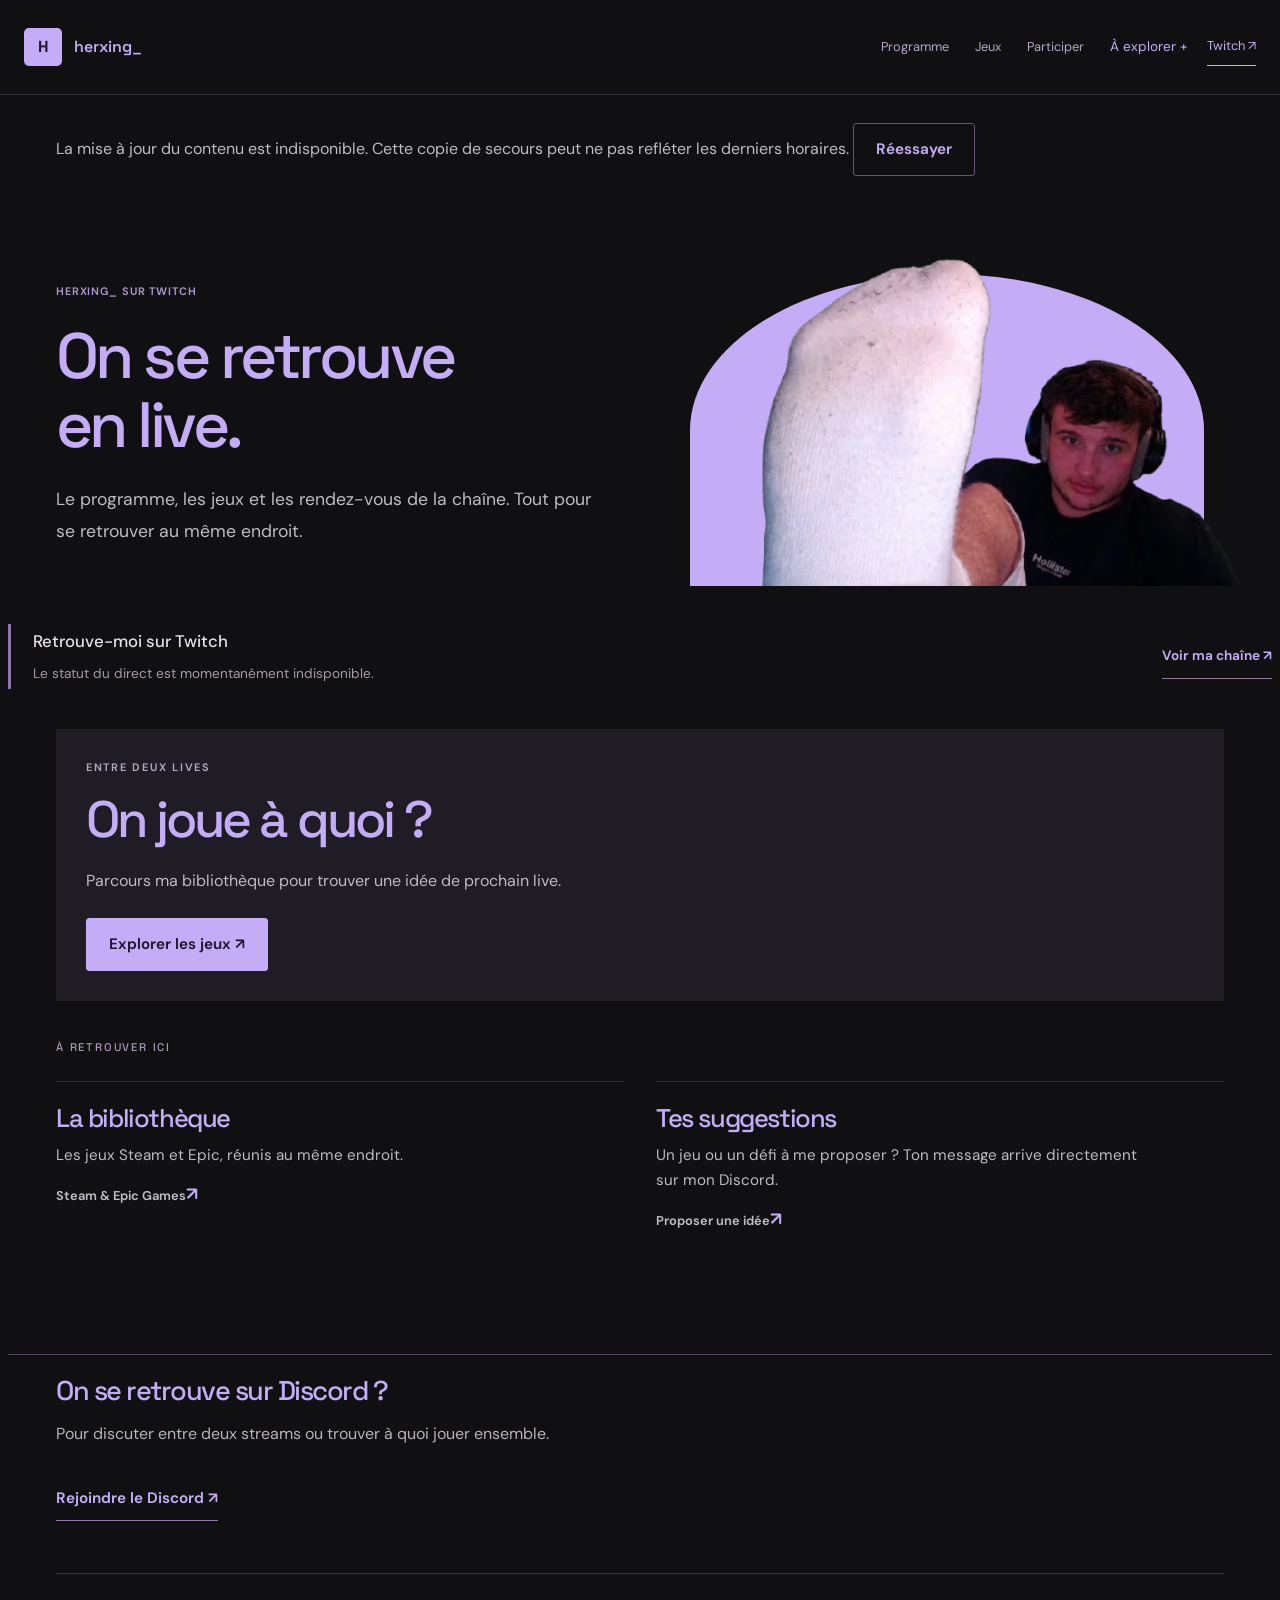
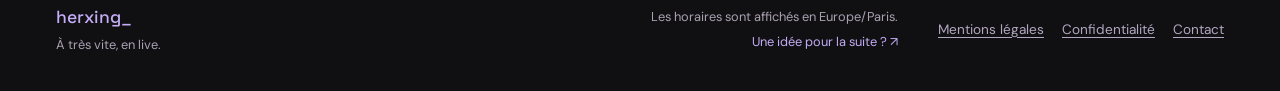
<file: index.html>
<!DOCTYPE html>
<html lang="fr" data-page="accueil" data-root="./">
<head>
<meta charset="UTF-8">
<meta name="referrer" content="no-referrer">
<meta name="viewport" content="width=device-width, initial-scale=1">
<meta name="description" content="Le programme de mes lives, mes jeux, les votes et les références partagées avec la communauté.">
<meta name="theme-color" content="#111113">
<title>Accueil — herxing_</title>
<link rel="icon" type="image/svg+xml" href="./favicon.svg">
<link rel="stylesheet" href="./css/style.css">
<script defer src="./public/contenu.js">
</script>
<script defer src="./config.js">
</script>
<script defer src="./js/validation.js">
</script>
<script defer src="./js/calendar.js"></script>
<script defer src="./js/community.js"></script>
<script defer src="./js/discovery.js"></script><script defer src="./js/site.js">
</script>
<script defer src="./js/navigation.js"></script>
<link rel="stylesheet" href="./css/editorial.css">
<link rel="canonical" href="https://herxing.fr/">
<meta property="og:type" content="website">
<meta property="og:locale" content="fr_FR">
<meta property="og:site_name" content="herxing_">
<meta property="og:title" content="Accueil — herxing_">
<meta property="og:description" content="Le programme de mes lives, mes jeux, les votes et les références partagées avec la communauté.">
<meta property="og:url" content="https://herxing.fr/">
<meta property="og:image" content="https://herxing.fr/images/partage/accueil-v4.png">
<meta property="og:image:width" content="1200"><meta property="og:image:height" content="630"><meta property="og:image:alt" content="Accueil — herxing_ — aperçu noir et lavande.">
<meta name="twitter:card" content="summary_large_image">
</head>
<body>
<a class="skip" href="#contenu">Aller au contenu</a>
<header class="header">
<a class="brand" href="./" aria-label="herxing_, accueil">
<span class="brand-mark" aria-hidden="true">H
</span>herxing_<span class="brand-tag">LE POINT DE RENDEZ-VOUS</span>
</a>
<nav aria-label="Navigation principale">
<a href="./" aria-current="page">Accueil</a>
<a href="./calendrier/">Calendrier</a>
<a href="./jeux/">Jeux</a>
<a href="./evenements/">Événements</a>
<a href="./informations/">Informations</a>
<a href="./suggestions/">Suggestions</a><a href="./reperes/">C’était quoi déjà ?</a><a href="./progression/">On en est où ?</a>
<a href="./recherche/">Recherche</a></nav>
<a class="twitch-link" href="https://www.twitch.tv/herxing_" target="_blank" rel="noopener noreferrer">Twitch <span aria-hidden="true">↗</span>
</a>
</header>
<main id="contenu" tabindex="-1">
<noscript>
<p class="shell">Active JavaScript pour afficher les rendez-vous, les jeux et envoyer des suggestions.</p>
</noscript>
<section class="hero shell">
<div class="hero-copy">
<p class="eyebrow">HERXING_ SUR TWITCH</p>
<h1>Le bègue de Twitch.</h1>
<p class="lead">Je bégaie, je joue mal, mais je suis là.</p>
<div class="actions">
<a class="button primary" href="./calendrier/">Voir le programme <span aria-hidden="true">↗</span>
</a>
<a class="text-link" href="https://www.twitch.tv/herxing_" target="_blank" rel="noopener noreferrer">Rejoindre la chaîne ↗</a>
</div>

</div>
<div class="hero-scene">


<img class="hero-person" src="./images/herxing-chaussette.webp" alt="Herxing avec son casque, une chaussette tendue vers la caméra au premier plan." width="660" height="378" fetchpriority="high">

</div>
</section>
<section class="home-rendezvous shell" aria-label="Les prochains rendez-vous et la communauté">
<aside class="next-card">
<div class="card-top">
<span class="eyebrow">LE PROCHAIN RENDEZ-VOUS</span>

</div>
<div id="next-stream">
</div>
<div id="next-empty" class="next-empty">

<h2>Prochain live à annoncer.</h2>
<p>Je mettrai la date et le jeu ici dès que ce sera fixé.</p>
</div>
<a class="card-bottom" href="./calendrier/">Tout le calendrier <span aria-hidden="true">↗</span>
</a>
</aside>
<aside class="home-discord">

<h2>On se retrouve sur Discord ?</h2>
<p>Pour discuter entre deux streams ou trouver à quoi jouer ensemble.</p>
<a class="button primary" href="https://discord.gg/GYgPJBF5gM" target="_blank" rel="noopener noreferrer">Rejoindre le Discord ↗</a>
</aside>
</section>
<section class="explore shell">
<div class="section-heading">
<div>

<h2>À retrouver ici</h2>
</div>

</div>
<div class="portal-grid">
<a class="portal" href="./reperes/"><h3>C’était quoi déjà ?</h3><p>Les liens, les playlists et les infos dont je parle en live.</p><span class="portal-footer">Retrouver une référence</span></a>
<a class="portal" href="./progression/"><h3>On en est où ?</h3><p>Ma progression dans les jeux et les objectifs pour la suite.</p><span class="portal-footer">Suivre mes parties</span></a>
<a class="portal" href="./jeux/">

<h3>La bibliothèque</h3>
<p>Les jeux Steam et Epic, réunis au même endroit.</p>
<span class="portal-footer">Steam &amp; Epic Games</span>
</a>
<a class="portal" href="./evenements/">

<h3>Les événements</h3>
<p>Les annonces et les événements prévus sur la chaîne.</p>
<span class="portal-footer">Voir les événements</span>
</a>
<a class="portal purple-portal" href="./suggestions/">

<h3>Tes suggestions</h3>
<p>Un jeu ou un défi à me proposer ? Ton message arrive directement sur mon Discord.</p>
<span class="portal-footer">Proposer une idée</span>
</a>
</div>
</section>
</main>
<footer class="footer">
<a class="footer-brand" href="./">herxing_<span>À très vite, en live.</span>
</a>
<div>
<span>Les horaires sont affichés en Europe/Paris.</span>
<a href="./suggestions/">Une idée pour la suite ? <span aria-hidden="true">↗</span>
</a>
</div>
<nav class="legal-links" aria-label="Informations légales"><a href="./mentions-legales/">Mentions légales</a><a href="./confidentialite/">Confidentialité</a><a href="mailto:herxingapp@gmail.com">Contact</a></nav>
<span class="footer-note">Fait pour se retrouver.</span>
</footer>
</body>
</html>
</file>
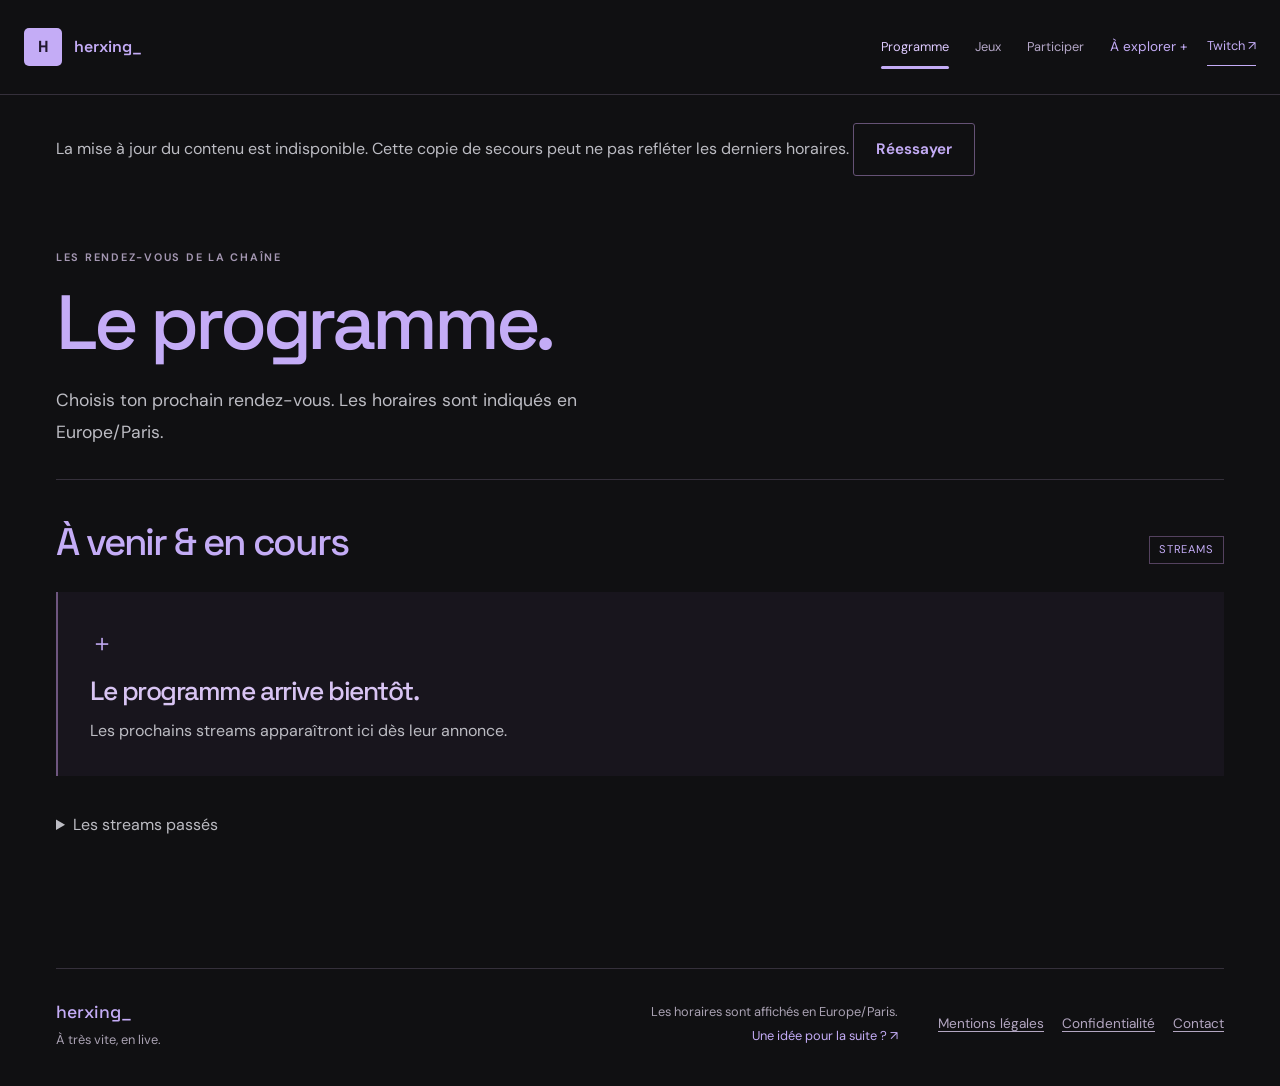
<file: calendrier/index.html>
<!DOCTYPE html>
<html lang="fr" data-page="calendrier" data-root="../">
<head>
<meta charset="UTF-8">
<meta name="referrer" content="no-referrer">
<meta name="viewport" content="width=device-width, initial-scale=1">
<meta name="description" content="Retrouve mes prochains lives et ajoute les rendez-vous à ton agenda.">
<meta name="theme-color" content="#111113">
<title>Calendrier — herxing_</title>
<link rel="icon" type="image/svg+xml" href="../favicon.svg">
<link rel="stylesheet" href="../css/style.css">
<script defer src="../public/contenu.js">
</script>
<script defer src="../config.js">
</script>
<script defer src="../js/validation.js">
</script>
<script defer src="../js/calendar.js"></script>
<script defer src="../js/discovery.js"></script><script defer src="../js/site.js">
</script>
<script defer src="../js/navigation.js"></script>
<link rel="stylesheet" href="../css/editorial.css">
<link rel="canonical" href="https://herxing.fr/calendrier/">
<meta property="og:type" content="website">
<meta property="og:locale" content="fr_FR">
<meta property="og:site_name" content="herxing_">
<meta property="og:title" content="Calendrier — herxing_">
<meta property="og:description" content="Retrouve mes prochains lives et ajoute les rendez-vous à ton agenda.">
<meta property="og:url" content="https://herxing.fr/calendrier/">
<meta property="og:image" content="https://herxing.fr/images/partage/calendrier-v3.png">
<meta property="og:image:width" content="1200"><meta property="og:image:height" content="630"><meta property="og:image:alt" content="Calendrier — herxing_ — aperçu noir et lavande.">
<meta name="twitter:card" content="summary_large_image">
</head>
<body>
<a class="skip" href="#contenu">Aller au contenu</a>
<header class="header">
<a class="brand" href="../" aria-label="herxing_, accueil">
<span class="brand-mark" aria-hidden="true">H
</span>herxing_<span class="brand-tag">LE POINT DE RENDEZ-VOUS</span>
</a>
<nav aria-label="Navigation principale">
<a href="../">Accueil</a>
<a href="../calendrier/" aria-current="page">Calendrier</a>
<a href="../jeux/">Jeux</a>
<a href="../evenements/">Événements</a>
<a href="../informations/">Informations</a>
<a href="../suggestions/">Suggestions</a><a href="../reperes/">C’était quoi déjà ?</a><a href="../progression/">On en est où ?</a>
<a href="../recherche/">Recherche</a></nav>
<a class="twitch-link" href="https://www.twitch.tv/herxing_" target="_blank" rel="noopener noreferrer">Twitch <span aria-hidden="true">↗</span>
</a>
</header>
<main id="contenu" tabindex="-1">
<noscript>
<p class="shell">Active JavaScript pour afficher les rendez-vous, les jeux et envoyer des suggestions.</p>
</noscript>
<div class="shell page">
<header class="page-heading">
<p class="eyebrow">LES RENDEZ-VOUS DE LA CHAÎNE</p>
<h1>Le programme<span class="accent">.</span>
</h1>
<p class="lead">Choisis ton prochain rendez-vous. Les horaires sont indiqués en Europe/Paris.</p>
</header>
<div class="section-heading">
<h2>À venir & en cours</h2>
<span class="badge">STREAMS</span>
</div>
<section id="upcoming" aria-label="Streams à venir">
</section>
<div id="schedule-empty" class="empty-state">
<span class="empty-symbol" aria-hidden="true">＋</span>
<h2>Le programme arrive bientôt.</h2>
<p>Les prochains streams apparaîtront ici dès leur annonce.</p>
</div>
<details class="past-section" id="past-wrap" hidden>
<summary>Les streams passés</summary>
<div id="past">
</div>
</details>
</div>
</main>
<footer class="footer">
<a class="footer-brand" href="../">herxing_<span>À très vite, en live.</span>
</a>
<div>
<span>Les horaires sont affichés en Europe/Paris.</span>
<a href="../suggestions/">Une idée pour la suite ? <span aria-hidden="true">↗</span>
</a>
</div>
<nav class="legal-links" aria-label="Informations légales"><a href="../mentions-legales/">Mentions légales</a><a href="../confidentialite/">Confidentialité</a><a href="mailto:herxingapp@gmail.com">Contact</a></nav>
<span class="footer-note">Fait pour se retrouver.</span>
</footer>
</body>
</html>
</file>
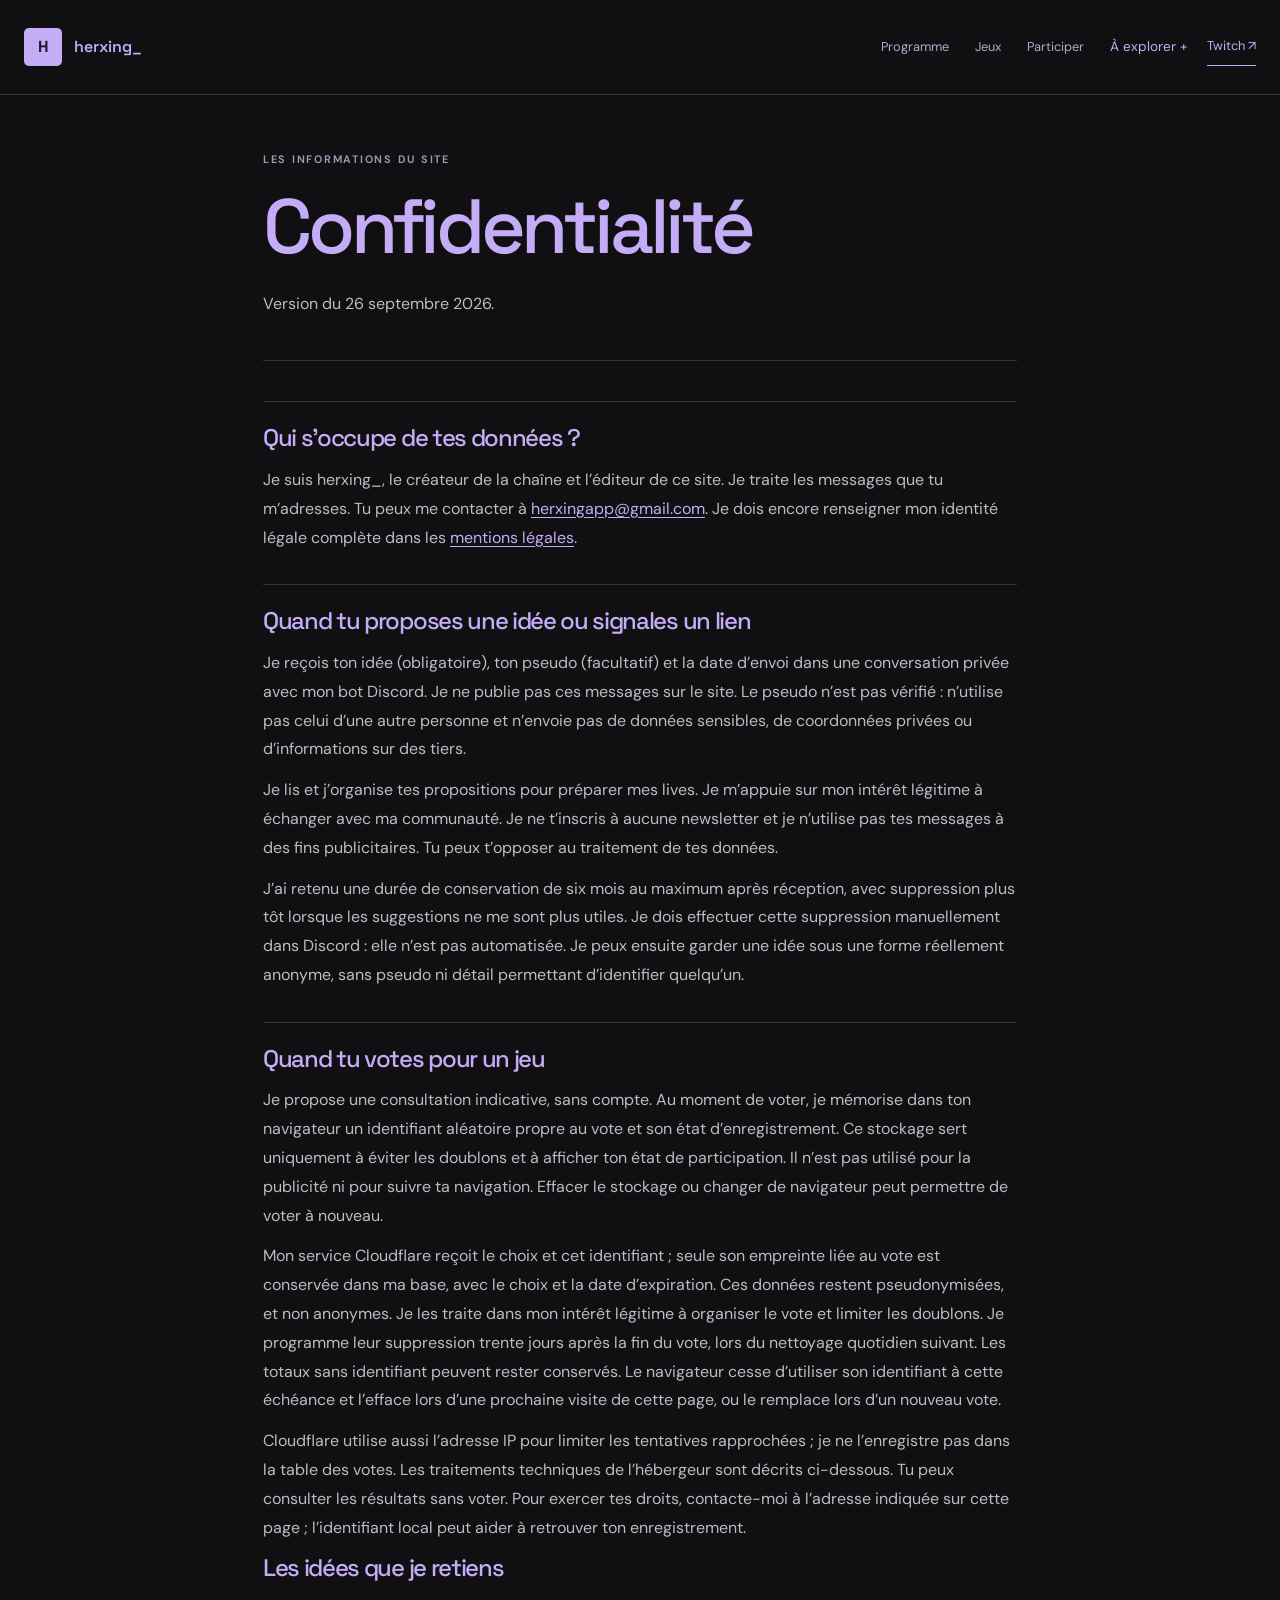
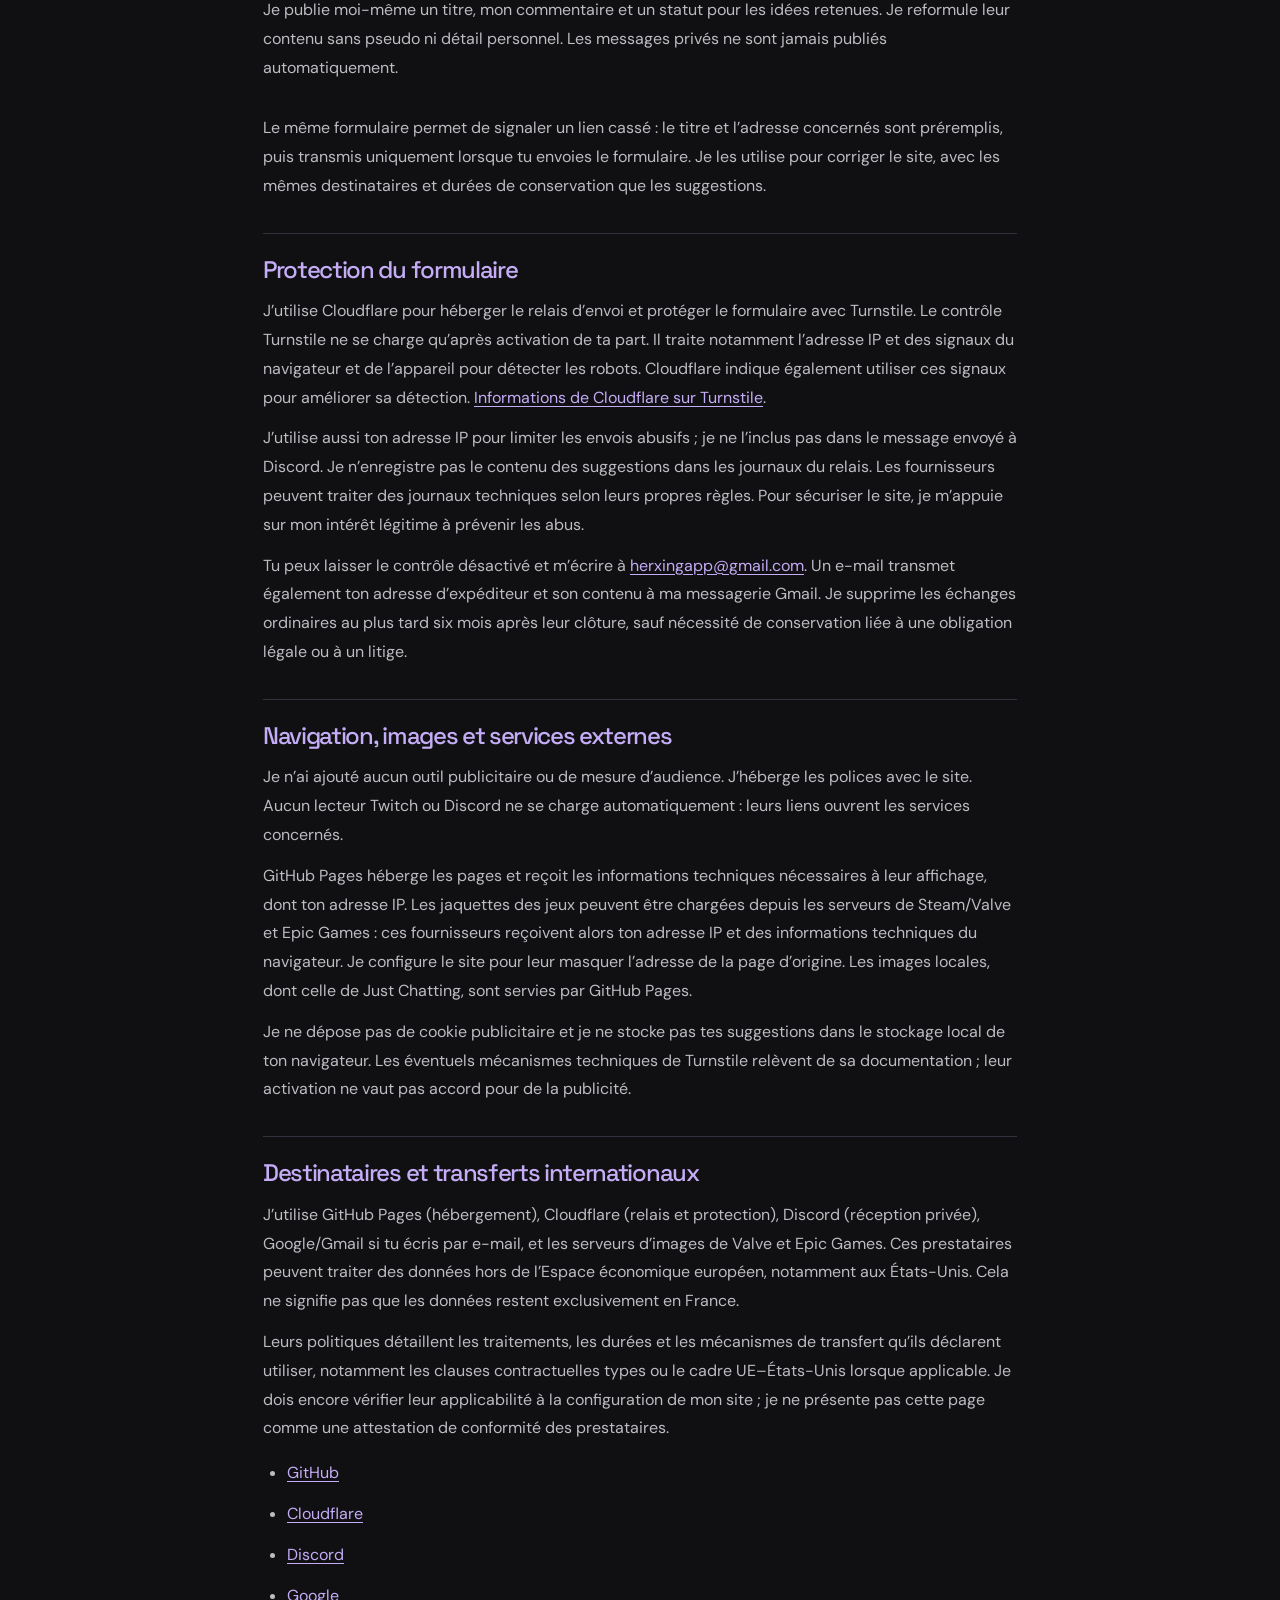
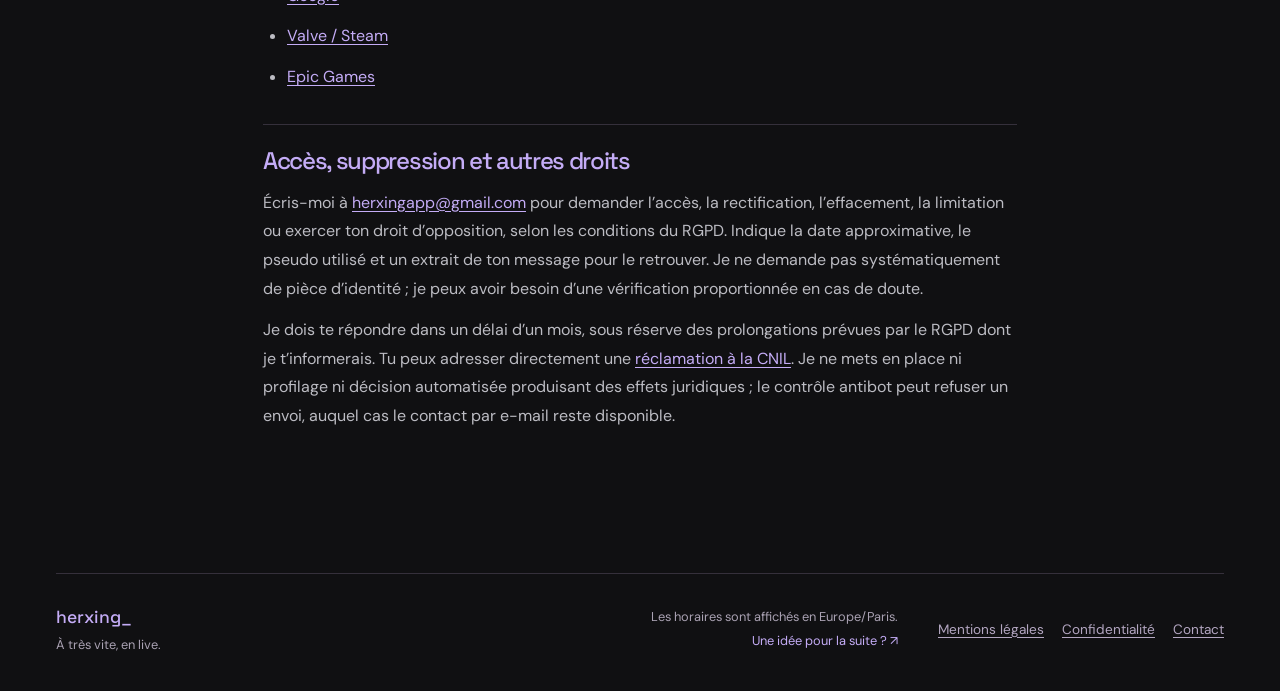
<file: confidentialite/index.html>
<!DOCTYPE html>
<html lang="fr" data-page="confidentialite" data-root="../">
<head>
<meta charset="UTF-8">
<meta name="referrer" content="no-referrer">
<meta name="viewport" content="width=device-width, initial-scale=1">
<meta name="description" content="Comment je traite tes données et comment exercer tes droits.">
<meta name="theme-color" content="#111113">
<title>Confidentialité — herxing_</title>
<link rel="icon" type="image/svg+xml" href="../favicon.svg">
<link rel="stylesheet" href="../css/style.css">
<script defer src="../js/navigation.js"></script>
<link rel="stylesheet" href="../css/editorial.css">
<link rel="canonical" href="https://herxing.fr/confidentialite/">
<meta property="og:type" content="website">
<meta property="og:locale" content="fr_FR">
<meta property="og:site_name" content="herxing_">
<meta property="og:title" content="Confidentialité — herxing_">
<meta property="og:description" content="Comment je traite tes données et comment exercer tes droits.">
<meta property="og:url" content="https://herxing.fr/confidentialite/">
<meta property="og:image" content="https://herxing.fr/images/partage/confidentialite-v3.png">
<meta property="og:image:width" content="1200"><meta property="og:image:height" content="630"><meta property="og:image:alt" content="Confidentialité — herxing_ — aperçu noir et lavande.">
<meta name="twitter:card" content="summary_large_image">
</head>
<body>
<a class="skip" href="#contenu">Aller au contenu</a>
<header class="header">
<a class="brand" href="../" aria-label="herxing_, accueil">
<span class="brand-mark" aria-hidden="true">H
</span>herxing_<span class="brand-tag">LE POINT DE RENDEZ-VOUS</span>
</a>
<nav aria-label="Navigation principale">
<a href="../">Accueil</a>
<a href="../calendrier/">Calendrier</a>
<a href="../jeux/">Jeux</a>
<a href="../evenements/">Événements</a>
<a href="../informations/">Informations</a>
<a href="../suggestions/">Suggestions</a><a href="../reperes/">C’était quoi déjà ?</a><a href="../progression/">On en est où ?</a>
<a href="../recherche/">Recherche</a></nav>
<a class="twitch-link" href="https://www.twitch.tv/herxing_" target="_blank" rel="noopener noreferrer">Twitch <span aria-hidden="true">↗</span>
</a>
</header>
<main id="contenu" tabindex="-1"><div class="shell page legal-content"><header class="page-heading"><p class="eyebrow">LES INFORMATIONS DU SITE</p><h1>Confidentialité</h1><p>Version du 26 septembre 2026.</p></header><section><h2>Qui s’occupe de tes données ?</h2>
<p>Je suis herxing_, le créateur de la chaîne et l’éditeur de ce site. Je traite les messages que tu m’adresses. Tu peux me contacter à <a href="mailto:herxingapp@gmail.com">herxingapp@gmail.com</a>. Je dois encore renseigner mon identité légale complète dans les <a href="../mentions-legales/">mentions légales</a>.</p></section>
<section><h2>Quand tu proposes une idée ou signales un lien</h2>
<p>Je reçois ton idée (obligatoire), ton pseudo (facultatif) et la date d’envoi dans une conversation privée avec mon bot Discord. Je ne publie pas ces messages sur le site. Le pseudo n’est pas vérifié : n’utilise pas celui d’une autre personne et n’envoie pas de données sensibles, de coordonnées privées ou d’informations sur des tiers.</p>
<p>Je lis et j’organise tes propositions pour préparer mes lives. Je m’appuie sur mon intérêt légitime à échanger avec ma communauté. Je ne t’inscris à aucune newsletter et je n’utilise pas tes messages à des fins publicitaires. Tu peux t’opposer au traitement de tes données.</p>
<p>J’ai retenu une durée de conservation de six mois au maximum après réception, avec suppression plus tôt lorsque les suggestions ne me sont plus utiles. Je dois effectuer cette suppression manuellement dans Discord : elle n’est pas automatisée. Je peux ensuite garder une idée sous une forme réellement anonyme, sans pseudo ni détail permettant d’identifier quelqu’un.</p></section>
<section id="votes"><h2>Quand tu votes pour un jeu</h2><p>Je propose une consultation indicative, sans compte. Au moment de voter, je mémorise dans ton navigateur un identifiant aléatoire propre au vote et son état d’enregistrement. Ce stockage sert uniquement à éviter les doublons et à afficher ton état de participation. Il n’est pas utilisé pour la publicité ni pour suivre ta navigation. Effacer le stockage ou changer de navigateur peut permettre de voter à nouveau.</p><p>Mon service Cloudflare reçoit le choix et cet identifiant ; seule son empreinte liée au vote est conservée dans ma base, avec le choix et la date d’expiration. Ces données restent pseudonymisées, et non anonymes. Je les traite dans mon intérêt légitime à organiser le vote et limiter les doublons. Je programme leur suppression trente jours après la fin du vote, lors du nettoyage quotidien suivant. Les totaux sans identifiant peuvent rester conservés. Le navigateur cesse d’utiliser son identifiant à cette échéance et l’efface lors d’une prochaine visite de cette page, ou le remplace lors d’un nouveau vote.</p><p>Cloudflare utilise aussi l’adresse IP pour limiter les tentatives rapprochées ; je ne l’enregistre pas dans la table des votes. Les traitements techniques de l’hébergeur sont décrits ci-dessous. Tu peux consulter les résultats sans voter. Pour exercer tes droits, contacte-moi à l’adresse indiquée sur cette page ; l’identifiant local peut aider à retrouver ton enregistrement.</p><h2>Les idées que je retiens</h2><p>Je publie moi-même un titre, mon commentaire et un statut pour les idées retenues. Je reformule leur contenu sans pseudo ni détail personnel. Les messages privés ne sont jamais publiés automatiquement.</p></section>
<p>Le même formulaire permet de signaler un lien cassé : le titre et l’adresse concernés sont préremplis, puis transmis uniquement lorsque tu envoies le formulaire. Je les utilise pour corriger le site, avec les mêmes destinataires et durées de conservation que les suggestions.</p><section><h2>Protection du formulaire</h2>
<p>J’utilise Cloudflare pour héberger le relais d’envoi et protéger le formulaire avec Turnstile. Le contrôle Turnstile ne se charge qu’après activation de ta part. Il traite notamment l’adresse IP et des signaux du navigateur et de l’appareil pour détecter les robots. Cloudflare indique également utiliser ces signaux pour améliorer sa détection. <a href="https://www.cloudflare.com/turnstile-privacy-policy/">Informations de Cloudflare sur Turnstile</a>.</p>
<p>J’utilise aussi ton adresse IP pour limiter les envois abusifs ; je ne l’inclus pas dans le message envoyé à Discord. Je n’enregistre pas le contenu des suggestions dans les journaux du relais. Les fournisseurs peuvent traiter des journaux techniques selon leurs propres règles. Pour sécuriser le site, je m’appuie sur mon intérêt légitime à prévenir les abus.</p>
<p>Tu peux laisser le contrôle désactivé et m’écrire à <a href="mailto:herxingapp@gmail.com">herxingapp@gmail.com</a>. Un e-mail transmet également ton adresse d’expéditeur et son contenu à ma messagerie Gmail. Je supprime les échanges ordinaires au plus tard six mois après leur clôture, sauf nécessité de conservation liée à une obligation légale ou à un litige.</p></section>
<section><h2>Navigation, images et services externes</h2>
<p>Je n’ai ajouté aucun outil publicitaire ou de mesure d’audience. J’héberge les polices avec le site. Aucun lecteur Twitch ou Discord ne se charge automatiquement : leurs liens ouvrent les services concernés.</p>
<p>GitHub Pages héberge les pages et reçoit les informations techniques nécessaires à leur affichage, dont ton adresse IP. Les jaquettes des jeux peuvent être chargées depuis les serveurs de Steam/Valve et Epic Games : ces fournisseurs reçoivent alors ton adresse IP et des informations techniques du navigateur. Je configure le site pour leur masquer l’adresse de la page d’origine. Les images locales, dont celle de Just Chatting, sont servies par GitHub Pages.</p>
<p>Je ne dépose pas de cookie publicitaire et je ne stocke pas tes suggestions dans le stockage local de ton navigateur. Les éventuels mécanismes techniques de Turnstile relèvent de sa documentation ; leur activation ne vaut pas accord pour de la publicité.</p></section>
<section><h2>Destinataires et transferts internationaux</h2>
<p>J’utilise GitHub Pages (hébergement), Cloudflare (relais et protection), Discord (réception privée), Google/Gmail si tu écris par e-mail, et les serveurs d’images de Valve et Epic Games. Ces prestataires peuvent traiter des données hors de l’Espace économique européen, notamment aux États-Unis. Cela ne signifie pas que les données restent exclusivement en France.</p>
<p>Leurs politiques détaillent les traitements, les durées et les mécanismes de transfert qu’ils déclarent utiliser, notamment les clauses contractuelles types ou le cadre UE–États-Unis lorsque applicable. Je dois encore vérifier leur applicabilité à la configuration de mon site ; je ne présente pas cette page comme une attestation de conformité des prestataires.</p>
<ul><li><a href="https://docs.github.com/en/site-policy/privacy-policies/github-general-privacy-statement">GitHub</a></li><li><a href="https://www.cloudflare.com/privacypolicy/">Cloudflare</a></li><li><a href="https://discord.com/privacy">Discord</a></li><li><a href="https://policies.google.com/privacy?hl=fr">Google</a></li><li><a href="https://store.steampowered.com/privacy_agreement/">Valve / Steam</a></li><li><a href="https://www.epicgames.com/site/fr/privacypolicy">Epic Games</a></li></ul></section>
<section><h2>Accès, suppression et autres droits</h2>
<p>Écris-moi à <a href="mailto:herxingapp@gmail.com">herxingapp@gmail.com</a> pour demander l’accès, la rectification, l’effacement, la limitation ou exercer ton droit d’opposition, selon les conditions du RGPD. Indique la date approximative, le pseudo utilisé et un extrait de ton message pour le retrouver. Je ne demande pas systématiquement de pièce d’identité ; je peux avoir besoin d’une vérification proportionnée en cas de doute.</p>
<p>Je dois te répondre dans un délai d’un mois, sous réserve des prolongations prévues par le RGPD dont je t’informerais. Tu peux adresser directement une <a href="https://www.cnil.fr/fr/plaintes">réclamation à la CNIL</a>. Je ne mets en place ni profilage ni décision automatisée produisant des effets juridiques ; le contrôle antibot peut refuser un envoi, auquel cas le contact par e-mail reste disponible.</p></section></div></main>
<footer class="footer">
<a class="footer-brand" href="../">herxing_<span>À très vite, en live.</span>
</a>
<div>
<span>Les horaires sont affichés en Europe/Paris.</span>
<a href="../suggestions/">Une idée pour la suite ? <span aria-hidden="true">↗</span>
</a>
</div>
<nav class="legal-links" aria-label="Informations légales"><a href="../mentions-legales/">Mentions légales</a><a href="../confidentialite/">Confidentialité</a><a href="mailto:herxingapp@gmail.com">Contact</a></nav>
<span class="footer-note">Fait pour se retrouver.</span>
</footer>
</body>
</html>
</file>
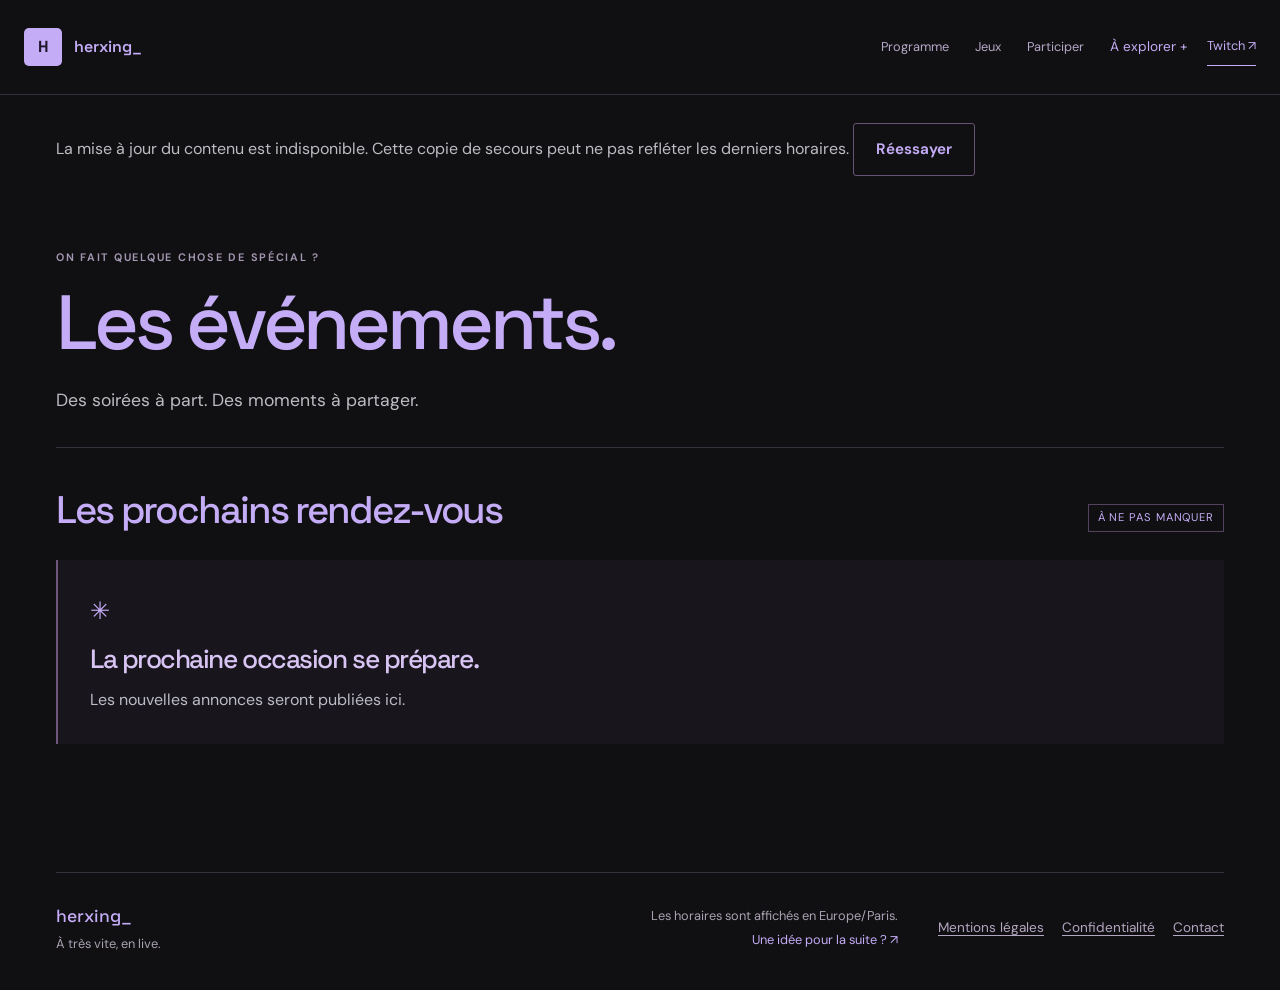
<file: evenements/index.html>
<!DOCTYPE html>
<html lang="fr" data-page="evenements" data-root="../">
<head>
<meta charset="UTF-8">
<meta name="referrer" content="no-referrer">
<meta name="viewport" content="width=device-width, initial-scale=1">
<meta name="description" content="Les événements et rendez-vous spéciaux de ma chaîne Twitch.">
<meta name="theme-color" content="#111113">
<title>Événements — herxing_</title>
<link rel="icon" type="image/svg+xml" href="../favicon.svg">
<link rel="stylesheet" href="../css/style.css">
<script defer src="../public/contenu.js">
</script>
<script defer src="../config.js">
</script>
<script defer src="../js/validation.js">
</script>
<script defer src="../js/calendar.js"></script>
<script defer src="../js/discovery.js"></script><script defer src="../js/site.js">
</script>
<script defer src="../js/navigation.js"></script>
<link rel="stylesheet" href="../css/editorial.css">
<link rel="canonical" href="https://herxing.fr/evenements/">
<meta property="og:type" content="website">
<meta property="og:locale" content="fr_FR">
<meta property="og:site_name" content="herxing_">
<meta property="og:title" content="Événements — herxing_">
<meta property="og:description" content="Les événements et rendez-vous spéciaux de ma chaîne Twitch.">
<meta property="og:url" content="https://herxing.fr/evenements/">
<meta property="og:image" content="https://herxing.fr/images/partage/evenements-v3.png">
<meta property="og:image:width" content="1200"><meta property="og:image:height" content="630"><meta property="og:image:alt" content="Événements — herxing_ — aperçu noir et lavande.">
<meta name="twitter:card" content="summary_large_image">
</head>
<body>
<a class="skip" href="#contenu">Aller au contenu</a>
<header class="header">
<a class="brand" href="../" aria-label="herxing_, accueil">
<span class="brand-mark" aria-hidden="true">H
</span>herxing_<span class="brand-tag">LE POINT DE RENDEZ-VOUS</span>
</a>
<nav aria-label="Navigation principale">
<a href="../">Accueil</a>
<a href="../calendrier/">Calendrier</a>
<a href="../jeux/">Jeux</a>
<a href="../evenements/" aria-current="page">Événements</a>
<a href="../informations/">Informations</a>
<a href="../suggestions/">Suggestions</a><a href="../reperes/">C’était quoi déjà ?</a><a href="../progression/">On en est où ?</a>
<a href="../recherche/">Recherche</a></nav>
<a class="twitch-link" href="https://www.twitch.tv/herxing_" target="_blank" rel="noopener noreferrer">Twitch <span aria-hidden="true">↗</span>
</a>
</header>
<main id="contenu" tabindex="-1">
<noscript>
<p class="shell">Active JavaScript pour afficher les rendez-vous, les jeux et envoyer des suggestions.</p>
</noscript>
<div class="shell page">
<header class="page-heading">
<p class="eyebrow">ON FAIT QUELQUE CHOSE DE SPÉCIAL ?</p>
<h1>Les événements<span class="accent">.</span>
</h1>
<p class="lead">Des soirées à part. Des moments à partager.</p>
</header>
<div class="section-heading">
<h2>Les prochains rendez-vous</h2>
<span class="badge">À NE PAS MANQUER</span>
</div>
<section id="events-upcoming" aria-label="Événements à venir">
</section>
<div id="events-empty" class="empty-state">
<span class="empty-symbol" aria-hidden="true">✳</span>
<h2>La prochaine occasion se prépare.</h2>
<p>Les nouvelles annonces seront publiées ici.</p>
</div>
<details id="events-past-wrap" class="past-section" hidden>
<summary>Les événements passés</summary>
<div id="events-past">
</div>
</details>
</div>
</main>
<footer class="footer">
<a class="footer-brand" href="../">herxing_<span>À très vite, en live.</span>
</a>
<div>
<span>Les horaires sont affichés en Europe/Paris.</span>
<a href="../suggestions/">Une idée pour la suite ? <span aria-hidden="true">↗</span>
</a>
</div>
<nav class="legal-links" aria-label="Informations légales"><a href="../mentions-legales/">Mentions légales</a><a href="../confidentialite/">Confidentialité</a><a href="mailto:herxingapp@gmail.com">Contact</a></nav>
<span class="footer-note">Fait pour se retrouver.</span>
</footer>
</body>
</html>
</file>
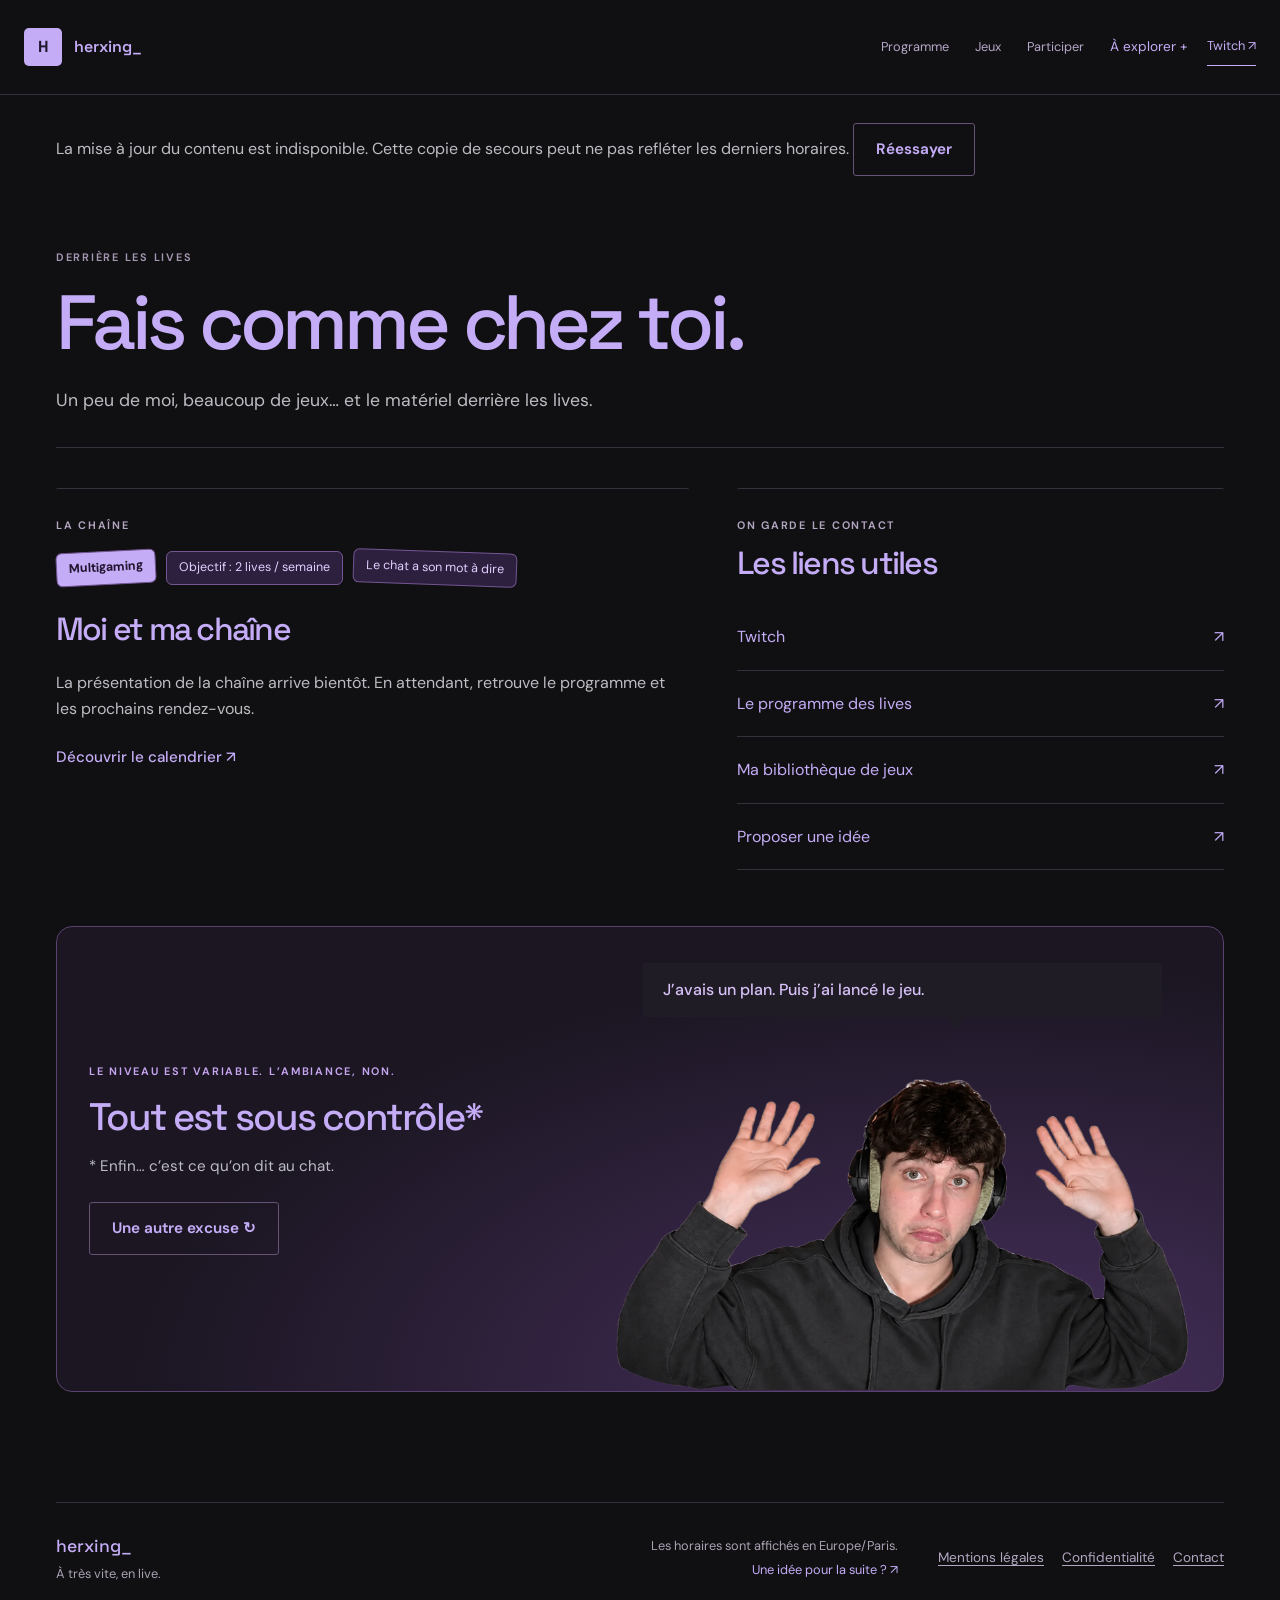
<file: informations/index.html>
<!DOCTYPE html>
<html lang="fr" data-page="informations" data-root="../">
<head>
<meta charset="UTF-8">
<meta name="referrer" content="no-referrer">
<meta name="viewport" content="width=device-width, initial-scale=1">
<meta name="description" content="Découvre la chaîne, mon matériel et les liens pour me retrouver.">
<meta name="theme-color" content="#111113">
<title>Informations — herxing_</title>
<link rel="icon" type="image/svg+xml" href="../favicon.svg">
<link rel="stylesheet" href="../css/style.css">
<script defer src="../public/contenu.js">
</script>
<script defer src="../config.js">
</script>
<script defer src="../js/validation.js">
</script>
<script defer src="../js/calendar.js"></script>
<script defer src="../js/discovery.js"></script><script defer src="../js/site.js">
</script>
<script defer src="../js/navigation.js"></script>
<link rel="stylesheet" href="../css/editorial.css">
<link rel="canonical" href="https://herxing.fr/informations/">
<meta property="og:type" content="website">
<meta property="og:locale" content="fr_FR">
<meta property="og:site_name" content="herxing_">
<meta property="og:title" content="Informations — herxing_">
<meta property="og:description" content="Découvre la chaîne, mon matériel et les liens pour me retrouver.">
<meta property="og:url" content="https://herxing.fr/informations/">
<meta property="og:image" content="https://herxing.fr/images/partage/informations-v3.png">
<meta property="og:image:width" content="1200"><meta property="og:image:height" content="630"><meta property="og:image:alt" content="Informations — herxing_ — aperçu noir et lavande.">
<meta name="twitter:card" content="summary_large_image">
</head>
<body>
<a class="skip" href="#contenu">Aller au contenu</a>
<header class="header">
<a class="brand" href="../" aria-label="herxing_, accueil">
<span class="brand-mark" aria-hidden="true">H
</span>herxing_<span class="brand-tag">LE POINT DE RENDEZ-VOUS</span>
</a>
<nav aria-label="Navigation principale">
<a href="../">Accueil</a>
<a href="../calendrier/">Calendrier</a>
<a href="../jeux/">Jeux</a>
<a href="../evenements/">Événements</a>
<a href="../informations/" aria-current="page">Informations</a>
<a href="../suggestions/">Suggestions</a><a href="../reperes/">C’était quoi déjà ?</a><a href="../progression/">On en est où ?</a>
<a href="../recherche/">Recherche</a></nav>
<a class="twitch-link" href="https://www.twitch.tv/herxing_" target="_blank" rel="noopener noreferrer">Twitch <span aria-hidden="true">↗</span>
</a>
</header>
<main id="contenu" tabindex="-1">
<noscript>
<p class="shell">Active JavaScript pour afficher les rendez-vous, les jeux et envoyer des suggestions.</p>
</noscript>
<div class="shell page">
<header class="page-heading">
<p class="eyebrow">DERRIÈRE LES LIVES</p>
<h1>Fais comme chez toi<span class="accent">.</span>
</h1>
<p class="lead">Le programme, les jeux et les rendez-vous de la chaîne. Tout pour se retrouver au même endroit.</p>
</header>
<div class="info-grid">
<section class="panel">
<p class="eyebrow">LA CHAÎNE</p>
<div class="about-stickers" aria-label="La chaîne en bref"><span>Multigaming</span><span>Objectif : 2 lives / semaine</span><span>Le chat a son mot à dire</span></div>
<h2>herxing_</h2>
<p class="multiline">La présentation de la chaîne arrive bientôt. En attendant, retrouve le programme et les prochains rendez-vous.</p>
<a class="text-link" href="../calendrier/">Découvrir le calendrier ↗</a>
</section>
<aside class="panel">
<p class="eyebrow">ON GARDE LE CONTACT</p>
<h2>Les liens utiles</h2>
<a class="social-row" href="https://www.twitch.tv/herxing_" target="_blank" rel="noopener noreferrer">
<span>Twitch</span>
<span aria-hidden="true">↗</span>
</a>
</aside>
</div>
<section class="stream-mood" aria-labelledby="mood-title">
<div class="mood-copy"><p class="eyebrow">LE NIVEAU EST VARIABLE. L’AMBIANCE, NON.</p>
<h2 id="mood-title">Tout est sous contrôle<span class="accent">*</span></h2>
<p class="mood-disclaimer">* Enfin… c’est ce qu’on dit au chat.</p>
<button class="button secondary" id="mood-button" type="button" hidden>Une autre excuse ↻</button></div>
<figure class="mood-portrait"><figcaption id="mood-quote" aria-live="polite">J’avais un plan. Puis j’ai lancé le jeu.</figcaption>
<img src="../images/herxing-surpris.webp" alt="Herxing lève les mains avec un air innocent." width="1665" height="945" loading="lazy" decoding="async">
</figure>
</section>
<section class="panel setup-panel" id="setup-panel">
<div class="setup-heading"><div><p class="eyebrow">DERRIÈRE LES LIVES</p><h2>Le setup<span class="accent">.</span></h2></div><p>Du matériel sérieux.<br>Le joueur ? Ça dépend des jours.</p></div>
<dl class="setup-list" id="setup-list"></dl>
</section>
</div>
</main>
<footer class="footer">
<a class="footer-brand" href="../">herxing_<span>À très vite, en live.</span>
</a>
<div>
<span>Les horaires sont affichés en Europe/Paris.</span>
<a href="../suggestions/">Une idée pour la suite ? <span aria-hidden="true">↗</span>
</a>
</div>
<nav class="legal-links" aria-label="Informations légales"><a href="../mentions-legales/">Mentions légales</a><a href="../confidentialite/">Confidentialité</a><a href="mailto:herxingapp@gmail.com">Contact</a></nav>
<span class="footer-note">Fait pour se retrouver.</span>
</footer>
</body>
</html>
</file>
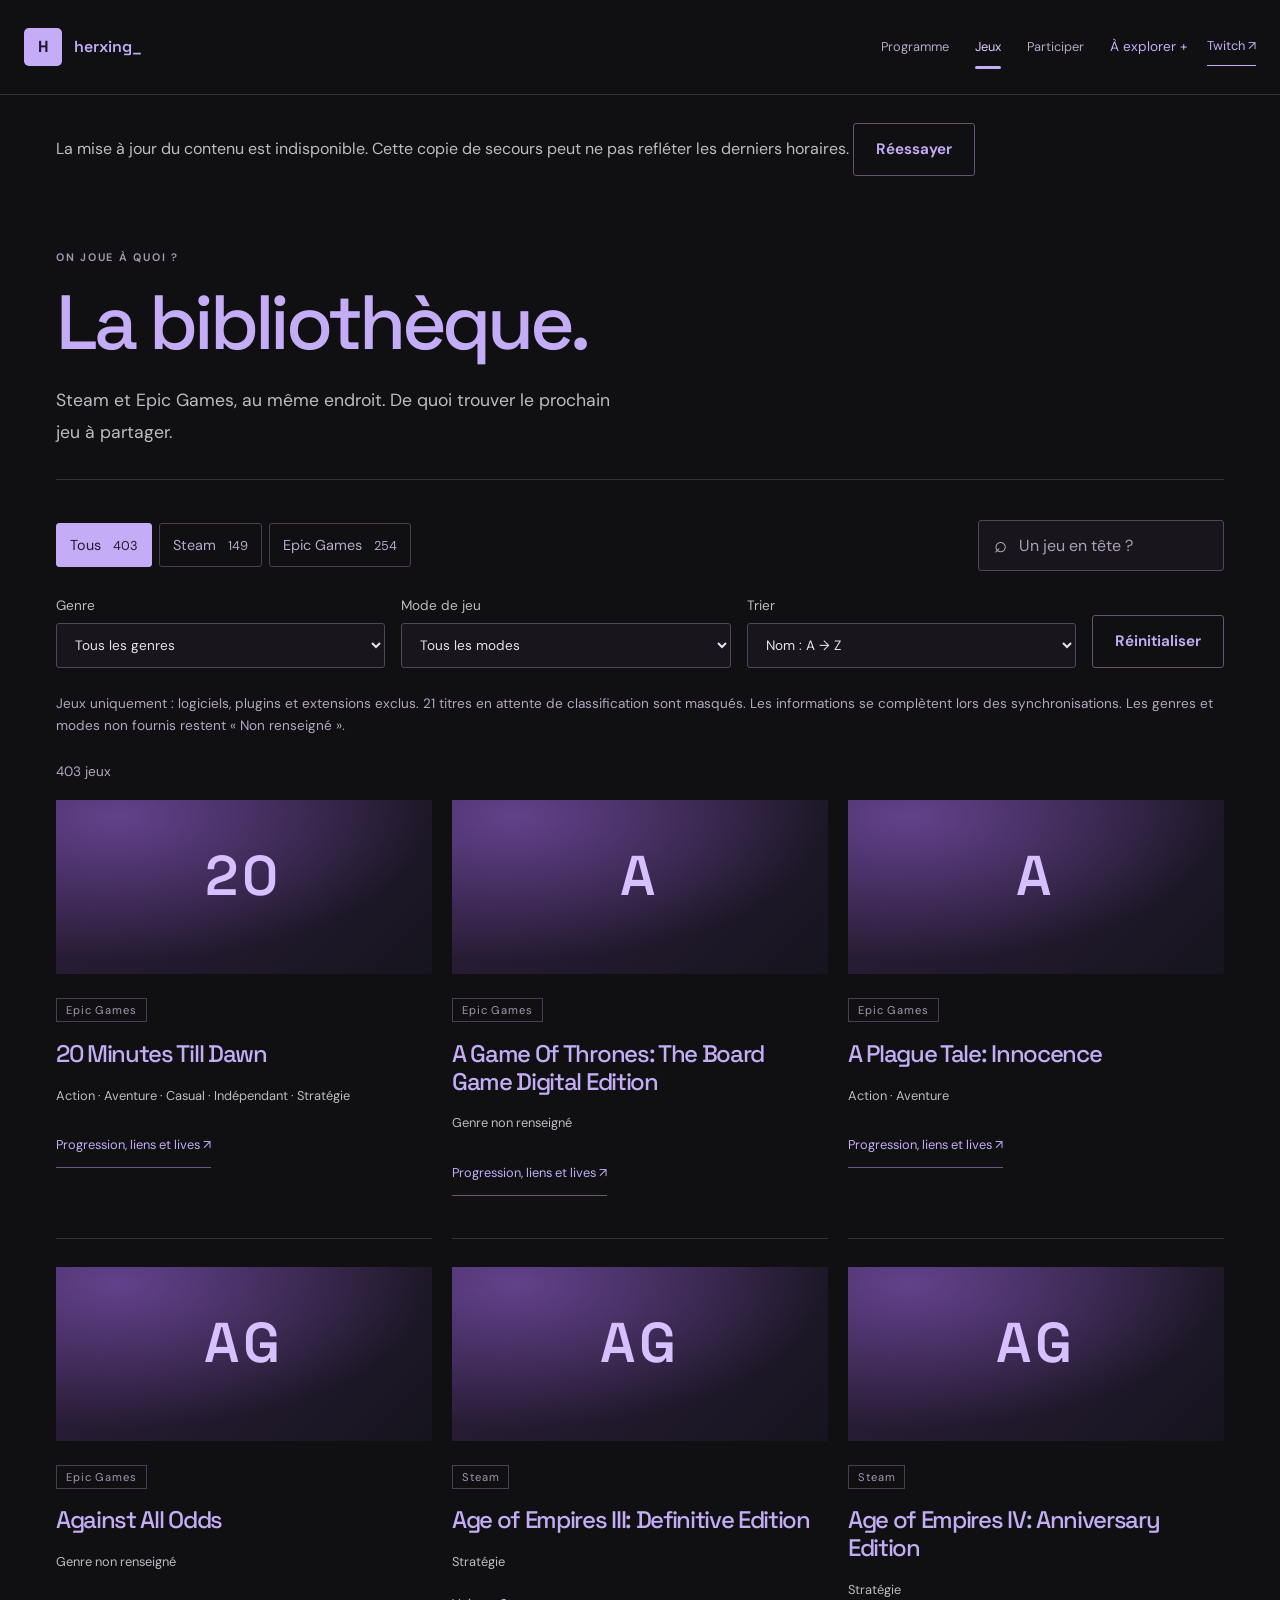
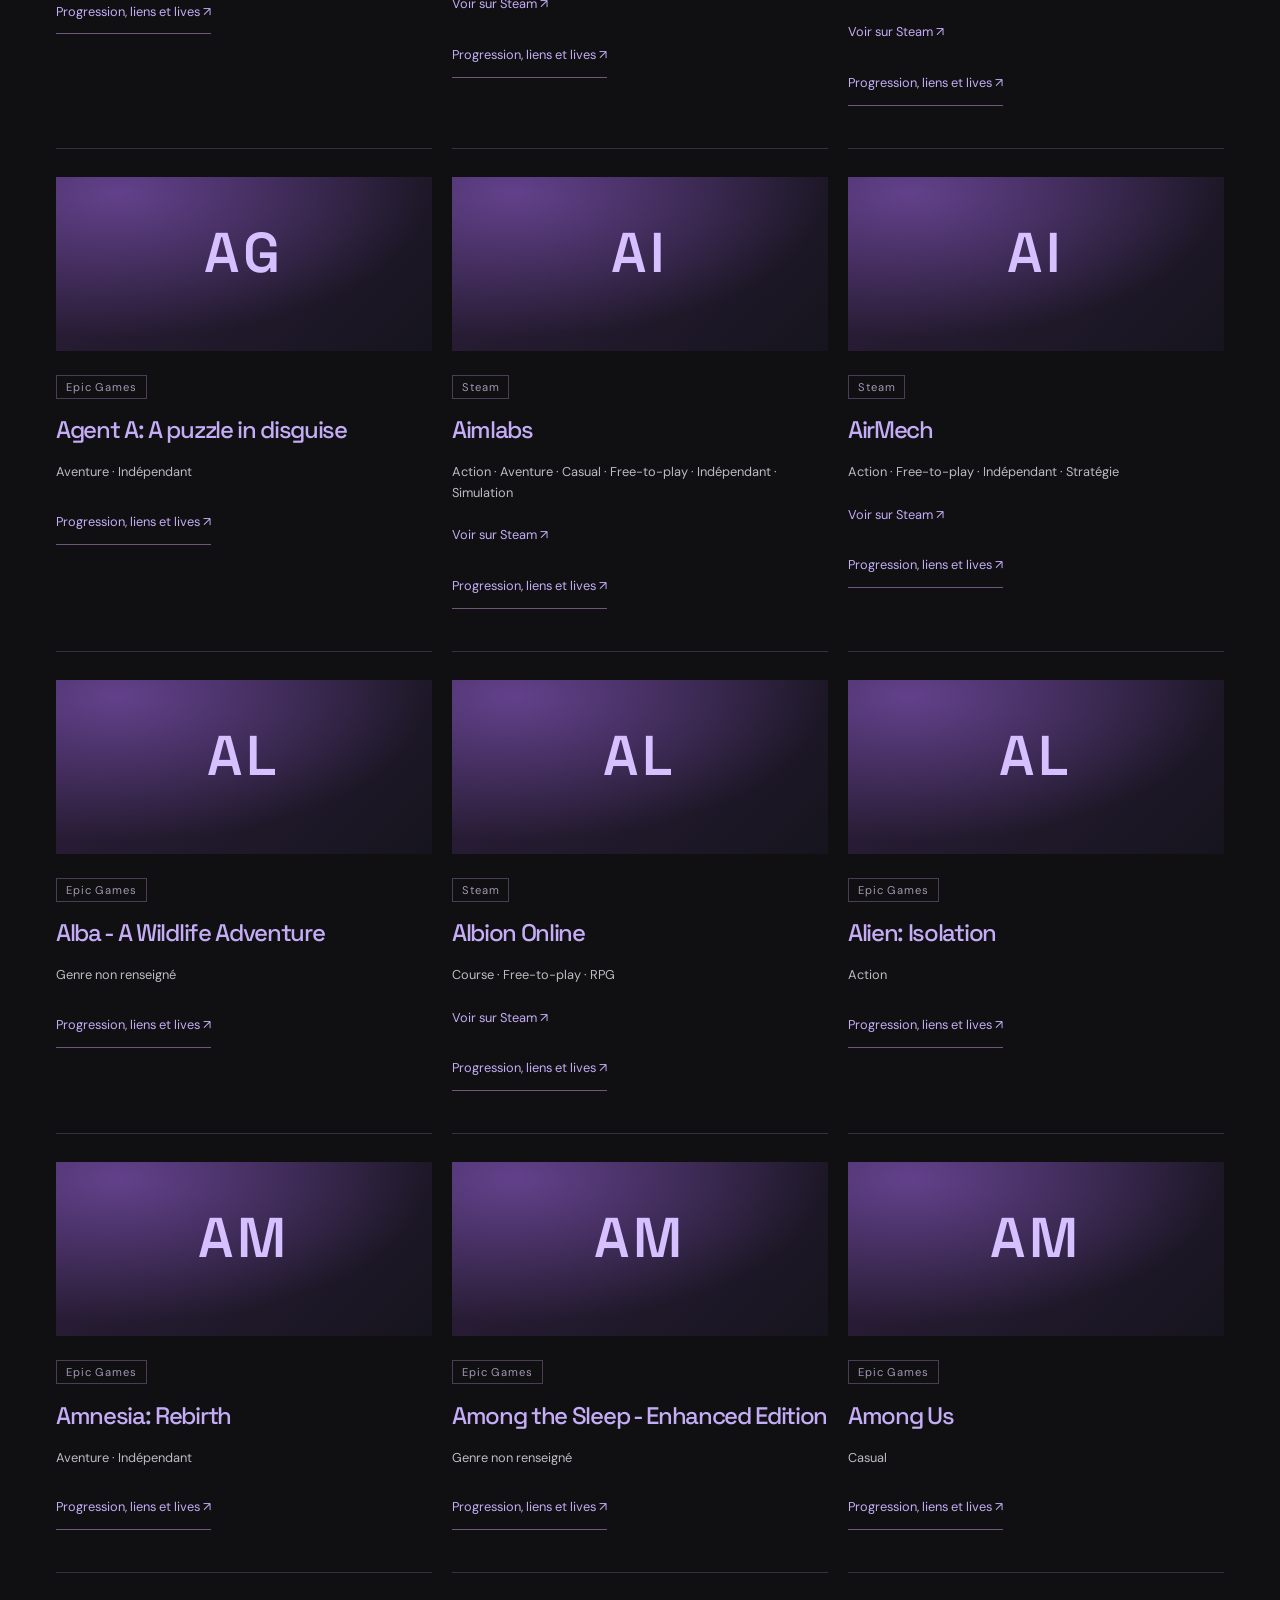
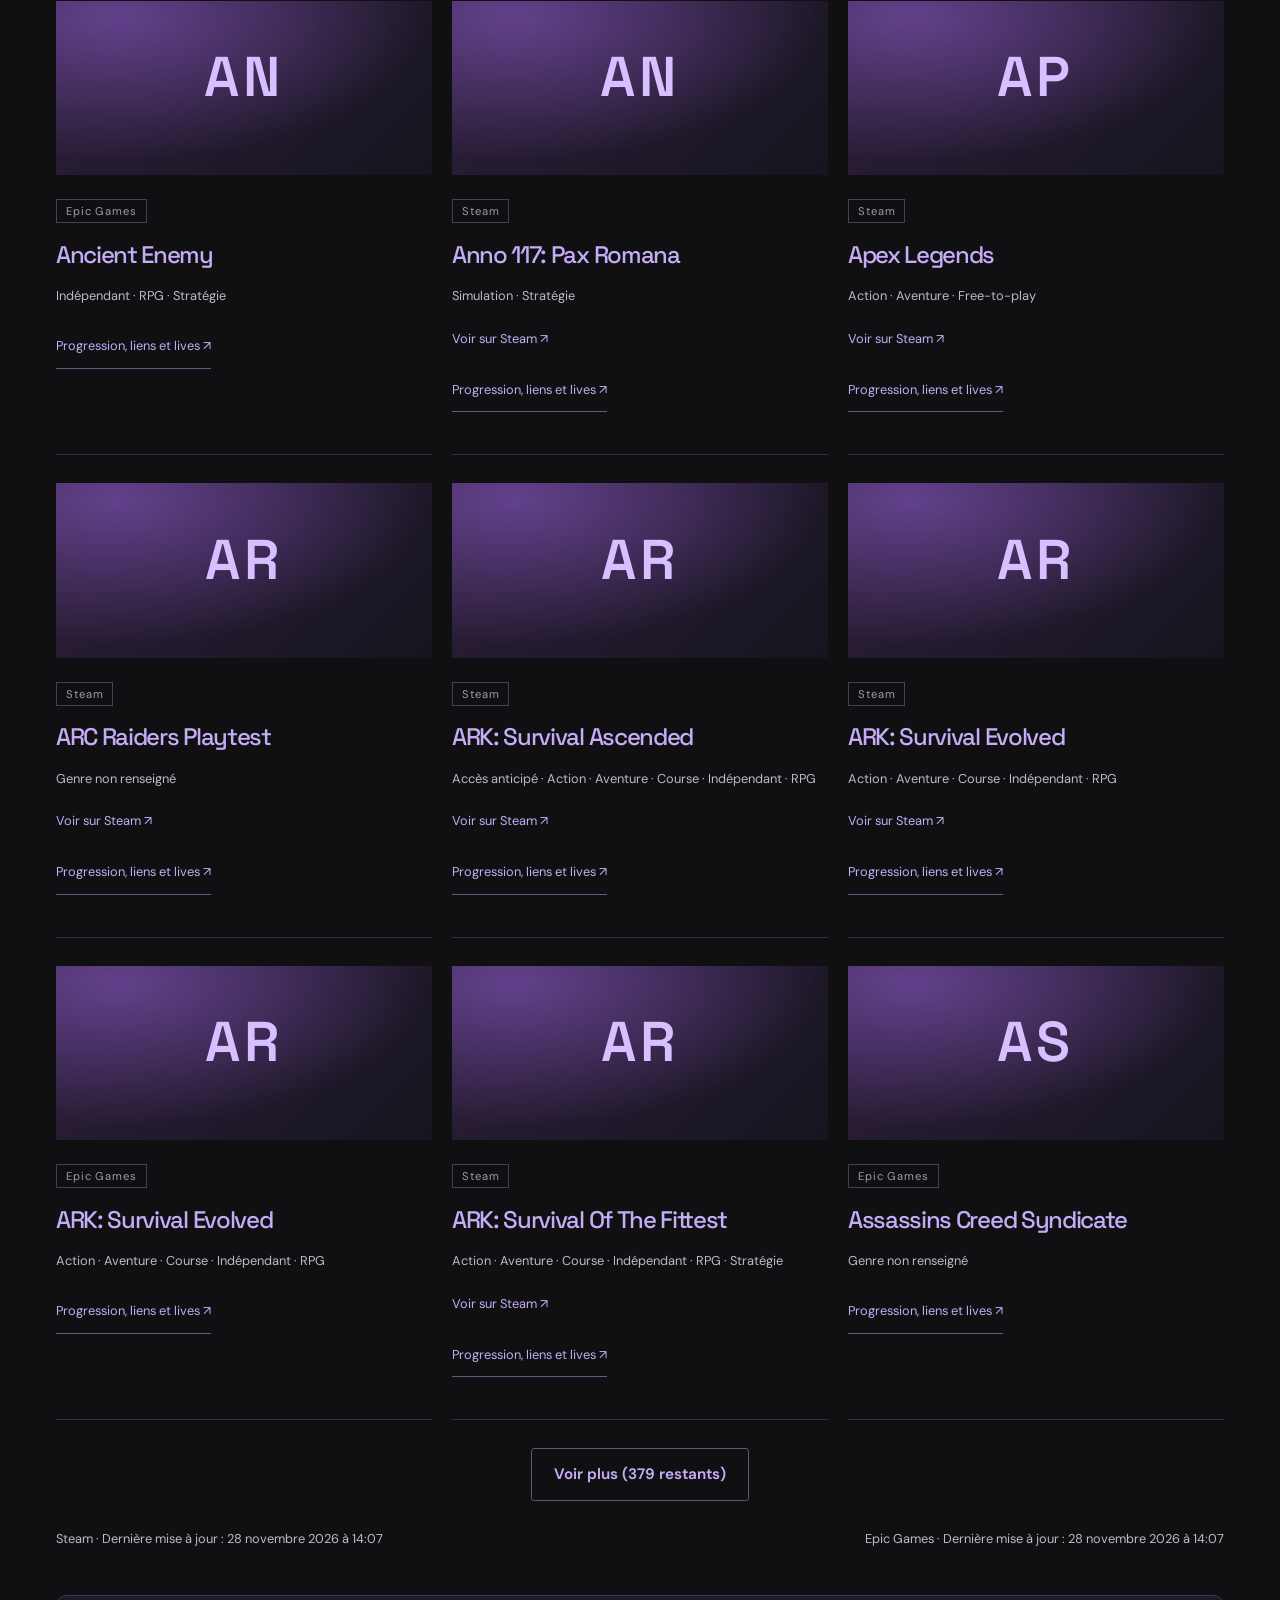
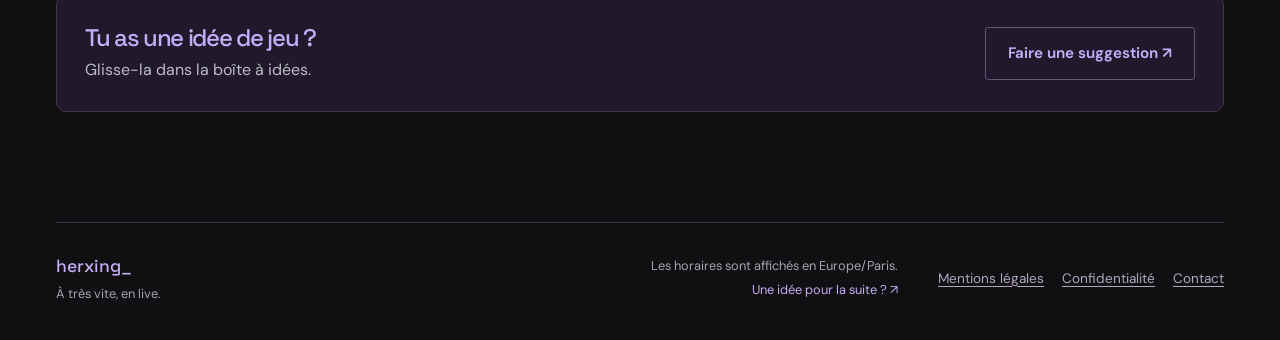
<file: jeux/index.html>
<!DOCTYPE html>
<html lang="fr" data-page="jeux" data-root="../">
<head>
<meta charset="UTF-8">
<meta name="referrer" content="no-referrer">
<meta name="viewport" content="width=device-width, initial-scale=1">
<meta name="description" content="Explore ma bibliothèque Steam et Epic et retrouve la progression et les liens de chaque jeu.">
<meta name="theme-color" content="#111113">
<title>Jeux — herxing_</title>
<link rel="icon" type="image/svg+xml" href="../favicon.svg">
<link rel="stylesheet" href="../css/style.css">
<script defer src="../public/contenu.js">
</script>
<script defer src="../config.js">
</script>
<script defer src="../js/validation.js">
</script>
<script defer src="../js/calendar.js"></script>
<script defer src="../js/discovery.js"></script><script defer src="../js/site.js">
</script>
<script defer src="../js/navigation.js"></script>
<link rel="stylesheet" href="../css/editorial.css">
<link rel="canonical" href="https://herxing.fr/jeux/">
<meta property="og:type" content="website">
<meta property="og:locale" content="fr_FR">
<meta property="og:site_name" content="herxing_">
<meta property="og:title" content="Jeux — herxing_">
<meta property="og:description" content="Explore ma bibliothèque Steam et Epic et retrouve la progression et les liens de chaque jeu.">
<meta property="og:url" content="https://herxing.fr/jeux/">
<meta property="og:image" content="https://herxing.fr/images/partage/jeux-v3.png">
<meta property="og:image:width" content="1200"><meta property="og:image:height" content="630"><meta property="og:image:alt" content="Jeux — herxing_ — aperçu noir et lavande.">
<meta name="twitter:card" content="summary_large_image">
</head>
<body>
<a class="skip" href="#contenu">Aller au contenu</a>
<header class="header">
<a class="brand" href="../" aria-label="herxing_, accueil">
<span class="brand-mark" aria-hidden="true">H
</span>herxing_<span class="brand-tag">LE POINT DE RENDEZ-VOUS</span>
</a>
<nav aria-label="Navigation principale">
<a href="../">Accueil</a>
<a href="../calendrier/">Calendrier</a>
<a href="../jeux/" aria-current="page">Jeux</a>
<a href="../evenements/">Événements</a>
<a href="../informations/">Informations</a>
<a href="../suggestions/">Suggestions</a><a href="../reperes/">C’était quoi déjà ?</a><a href="../progression/">On en est où ?</a>
<a href="../recherche/">Recherche</a></nav>
<a class="twitch-link" href="https://www.twitch.tv/herxing_" target="_blank" rel="noopener noreferrer">Twitch <span aria-hidden="true">↗</span>
</a>
</header>
<main id="contenu" tabindex="-1">
<noscript>
<p class="shell">Active JavaScript pour afficher les rendez-vous, les jeux et envoyer des suggestions.</p>
</noscript>
<div class="shell page">
<header class="page-heading">
<p class="eyebrow">ON JOUE À QUOI ?</p>
<h1>La bibliothèque<span class="accent">.</span>
</h1>
<p class="lead">Steam et Epic Games, au même endroit. De quoi trouver le prochain jeu à partager.</p>
</header>
<div class="library-toolbar">
<div class="filter-group" aria-label="Filtrer par plateforme">
<button class="filter active" data-platform="all" aria-pressed="true">Tous <span>0</span>
</button>
<button class="filter" data-platform="steam" aria-pressed="false">Steam <span>0</span>
</button>
<button class="filter" data-platform="epic" aria-pressed="false">Epic Games <span>0</span>
</button>
</div>
<label class="search">
<span class="sr-only">Rechercher un jeu</span>
<span aria-hidden="true">⌕</span>
<input id="game-search" type="search" placeholder="Un jeu en tête ?" maxlength="100">
</label>
</div>
<div class="library-facets">
<label for="game-genre">Genre<select id="game-genre"><option value="">Tous les genres</option><option value="unknown">Non renseigné</option></select></label>
<label for="game-mode">Mode de jeu<select id="game-mode"><option value="">Tous les modes</option><option value="unknown">Non renseigné</option></select></label>
<label for="game-sort">Trier<select id="game-sort"><option value="asc">Nom : A → Z</option><option value="desc">Nom : Z → A</option></select></label>
<button class="button secondary" id="reset-games" type="button">Réinitialiser</button>
</div>
<p class="results-line" id="catalog-note"></p>
<p class="results-line" id="game-count" role="status">0 jeux</p>
<div class="game-grid">
</div>
<div class="empty-state" id="games-empty">
<span class="empty-symbol" aria-hidden="true">＋</span>
<h2>La bibliothèque prend ses quartiers.</h2>
<p>Les jeux apparaîtront après la première synchronisation.</p>
</div>
<div class="sync-note">
<p>Steam · Pas encore synchronisé</p>
<p>Epic Games · Pas encore synchronisé</p>
</div>
<aside class="suggestion-strip">
<div>
<h2>Tu as une idée de jeu ?</h2>
<p>Glisse-la dans la boîte à idées.</p>
</div>
<a class="button secondary" href="../suggestions/">Faire une suggestion ↗</a>
</aside>
</div>
</main>
<footer class="footer">
<a class="footer-brand" href="../">herxing_<span>À très vite, en live.</span>
</a>
<div>
<span>Les horaires sont affichés en Europe/Paris.</span>
<a href="../suggestions/">Une idée pour la suite ? <span aria-hidden="true">↗</span>
</a>
</div>
<nav class="legal-links" aria-label="Informations légales"><a href="../mentions-legales/">Mentions légales</a><a href="../confidentialite/">Confidentialité</a><a href="mailto:herxingapp@gmail.com">Contact</a></nav>
<span class="footer-note">Fait pour se retrouver.</span>
</footer>
</body>
</html>
</file>
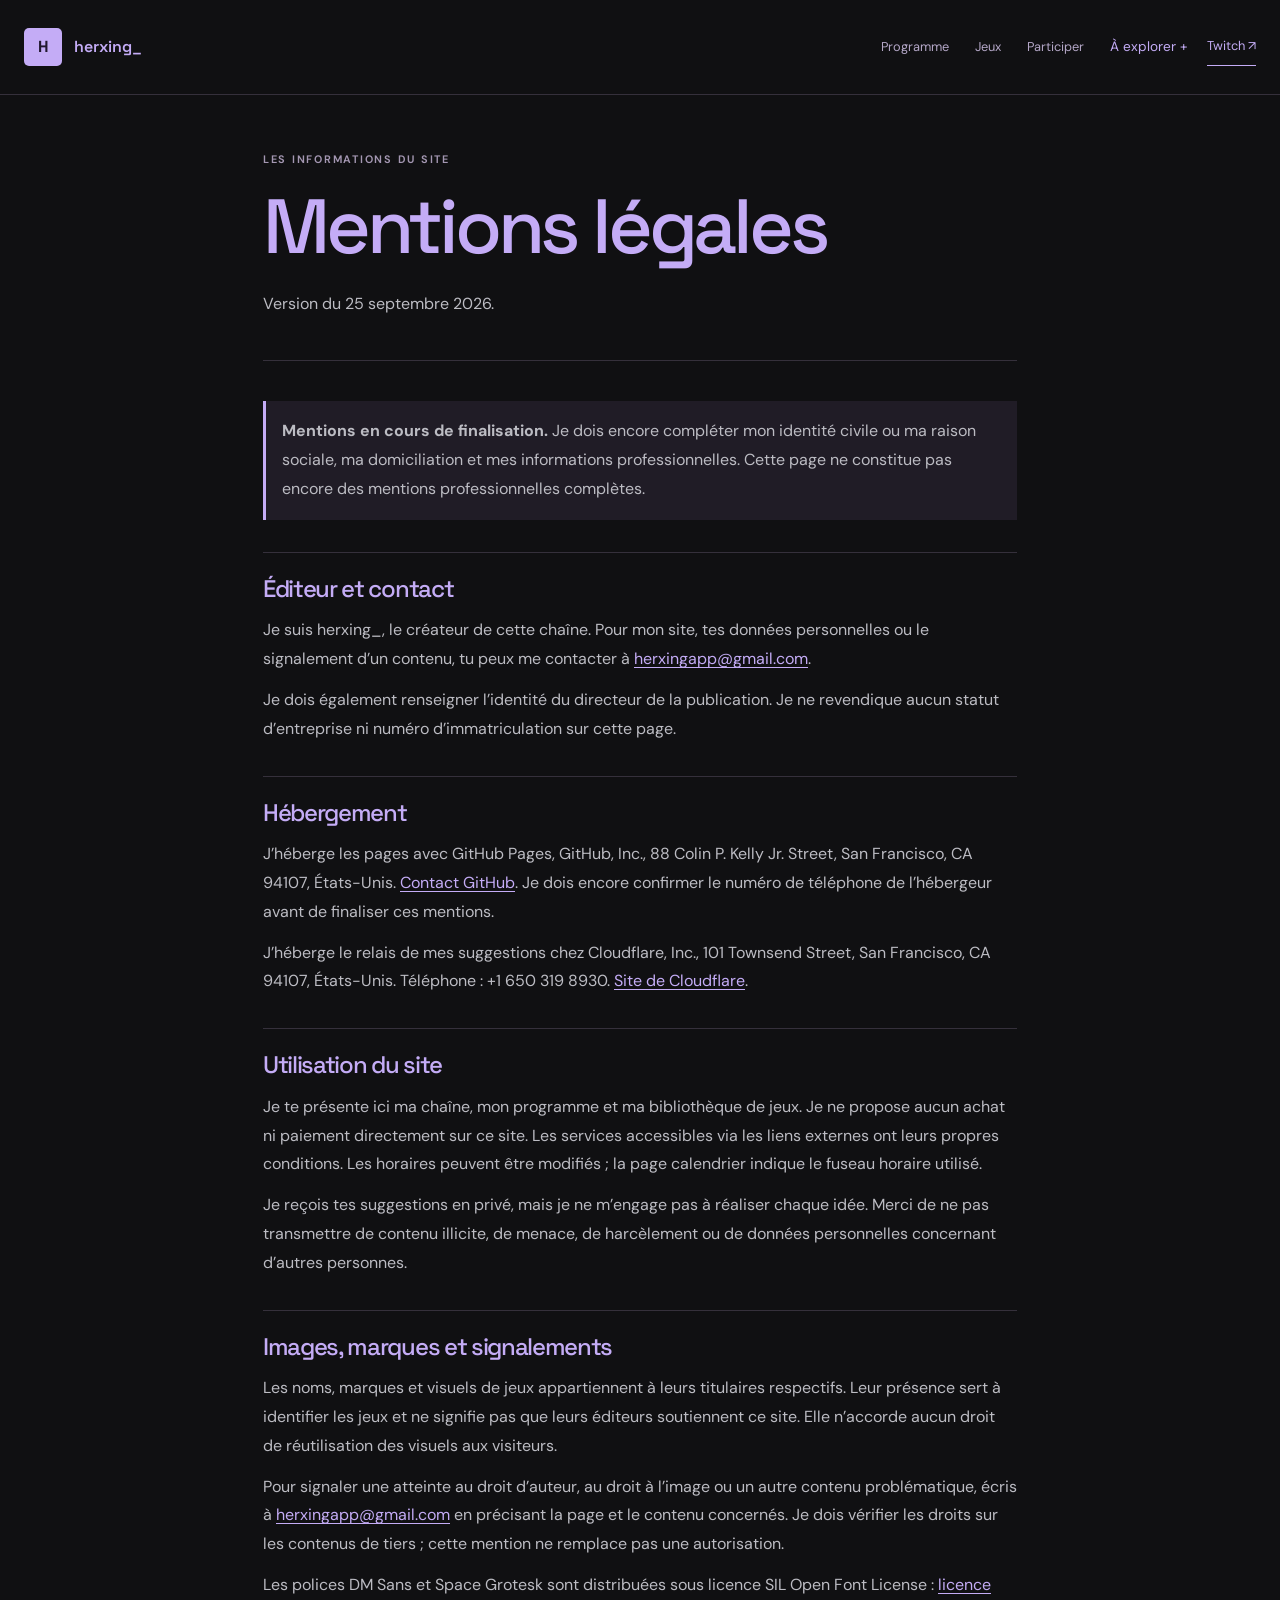
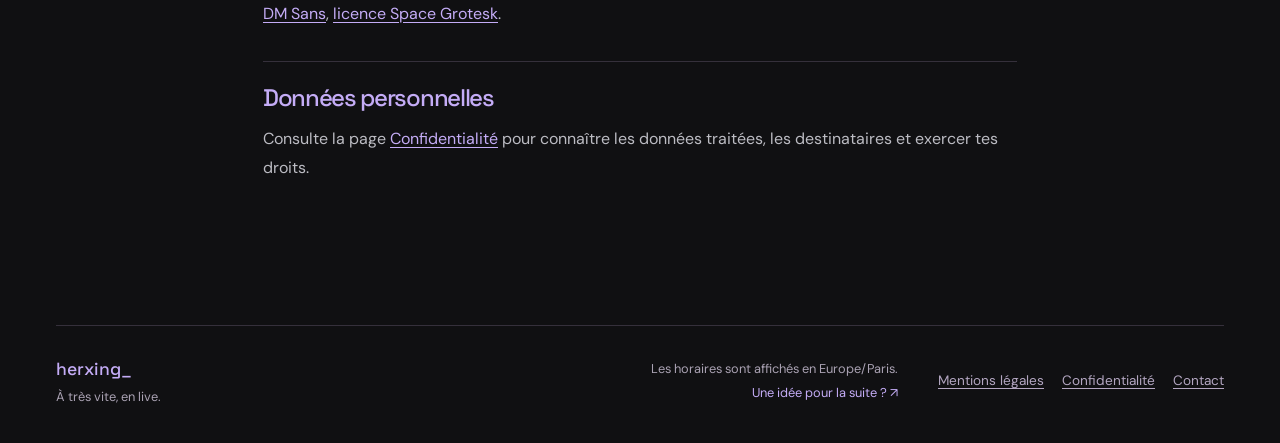
<file: mentions-legales/index.html>
<!DOCTYPE html>
<html lang="fr" data-page="mentions-legales" data-root="../">
<head>
<meta charset="UTF-8">
<meta name="referrer" content="no-referrer">
<meta name="viewport" content="width=device-width, initial-scale=1">
<meta name="description" content="Les informations légales et les coordonnées de contact du site.">
<meta name="theme-color" content="#111113">
<title>Mentions légales — herxing_</title>
<link rel="icon" type="image/svg+xml" href="../favicon.svg">
<link rel="stylesheet" href="../css/style.css">
<script defer src="../js/navigation.js"></script>
<link rel="stylesheet" href="../css/editorial.css">
<link rel="canonical" href="https://herxing.fr/mentions-legales/">
<meta property="og:type" content="website">
<meta property="og:locale" content="fr_FR">
<meta property="og:site_name" content="herxing_">
<meta property="og:title" content="Mentions légales — herxing_">
<meta property="og:description" content="Les informations légales et les coordonnées de contact du site.">
<meta property="og:url" content="https://herxing.fr/mentions-legales/">
<meta property="og:image" content="https://herxing.fr/images/partage/mentions-legales-v3.png">
<meta property="og:image:width" content="1200"><meta property="og:image:height" content="630"><meta property="og:image:alt" content="Mentions légales — herxing_ — aperçu noir et lavande.">
<meta name="twitter:card" content="summary_large_image">
</head>
<body>
<a class="skip" href="#contenu">Aller au contenu</a>
<header class="header">
<a class="brand" href="../" aria-label="herxing_, accueil">
<span class="brand-mark" aria-hidden="true">H
</span>herxing_<span class="brand-tag">LE POINT DE RENDEZ-VOUS</span>
</a>
<nav aria-label="Navigation principale">
<a href="../">Accueil</a>
<a href="../calendrier/">Calendrier</a>
<a href="../jeux/">Jeux</a>
<a href="../evenements/">Événements</a>
<a href="../informations/">Informations</a>
<a href="../suggestions/">Suggestions</a><a href="../reperes/">C’était quoi déjà ?</a><a href="../progression/">On en est où ?</a>
<a href="../recherche/">Recherche</a></nav>
<a class="twitch-link" href="https://www.twitch.tv/herxing_" target="_blank" rel="noopener noreferrer">Twitch <span aria-hidden="true">↗</span>
</a>
</header>
<main id="contenu" tabindex="-1"><div class="shell page legal-content"><header class="page-heading"><p class="eyebrow">LES INFORMATIONS DU SITE</p><h1>Mentions légales</h1><p>Version du 25 septembre 2026.</p></header><p class="legal-draft"><strong>Mentions en cours de finalisation.</strong> Je dois encore compléter mon identité civile ou ma raison sociale, ma domiciliation et mes informations professionnelles. Cette page ne constitue pas encore des mentions professionnelles complètes.</p>
<section><h2>Éditeur et contact</h2><p>Je suis herxing_, le créateur de cette chaîne. Pour mon site, tes données personnelles ou le signalement d’un contenu, tu peux me contacter à <a href="mailto:herxingapp@gmail.com">herxingapp@gmail.com</a>.</p><p>Je dois également renseigner l’identité du directeur de la publication. Je ne revendique aucun statut d’entreprise ni numéro d’immatriculation sur cette page.</p></section>
<section><h2>Hébergement</h2><p>J’héberge les pages avec GitHub Pages, GitHub, Inc., 88 Colin P. Kelly Jr. Street, San Francisco, CA 94107, États-Unis. <a href="https://support.github.com/">Contact GitHub</a>. Je dois encore confirmer le numéro de téléphone de l’hébergeur avant de finaliser ces mentions.</p><p>J’héberge le relais de mes suggestions chez Cloudflare, Inc., 101 Townsend Street, San Francisco, CA 94107, États-Unis. Téléphone : +1 650 319 8930. <a href="https://www.cloudflare.com/">Site de Cloudflare</a>.</p></section>
<section><h2>Utilisation du site</h2><p>Je te présente ici ma chaîne, mon programme et ma bibliothèque de jeux. Je ne propose aucun achat ni paiement directement sur ce site. Les services accessibles via les liens externes ont leurs propres conditions. Les horaires peuvent être modifiés ; la page calendrier indique le fuseau horaire utilisé.</p><p>Je reçois tes suggestions en privé, mais je ne m’engage pas à réaliser chaque idée. Merci de ne pas transmettre de contenu illicite, de menace, de harcèlement ou de données personnelles concernant d’autres personnes.</p></section>
<section><h2>Images, marques et signalements</h2><p>Les noms, marques et visuels de jeux appartiennent à leurs titulaires respectifs. Leur présence sert à identifier les jeux et ne signifie pas que leurs éditeurs soutiennent ce site. Elle n’accorde aucun droit de réutilisation des visuels aux visiteurs.</p><p>Pour signaler une atteinte au droit d’auteur, au droit à l’image ou un autre contenu problématique, écris à <a href="mailto:herxingapp@gmail.com">herxingapp@gmail.com</a> en précisant la page et le contenu concernés. Je dois vérifier les droits sur les contenus de tiers ; cette mention ne remplace pas une autorisation.</p><p>Les polices DM Sans et Space Grotesk sont distribuées sous licence SIL Open Font License : <a href="../fonts/dmsans-OFL.txt">licence DM Sans</a>, <a href="../fonts/spacegrotesk-OFL.txt">licence Space Grotesk</a>.</p></section>
<section><h2>Données personnelles</h2><p>Consulte la page <a href="../confidentialite/">Confidentialité</a> pour connaître les données traitées, les destinataires et exercer tes droits.</p></section></div></main>
<footer class="footer">
<a class="footer-brand" href="../">herxing_<span>À très vite, en live.</span>
</a>
<div>
<span>Les horaires sont affichés en Europe/Paris.</span>
<a href="../suggestions/">Une idée pour la suite ? <span aria-hidden="true">↗</span>
</a>
</div>
<nav class="legal-links" aria-label="Informations légales"><a href="../mentions-legales/">Mentions légales</a><a href="../confidentialite/">Confidentialité</a><a href="mailto:herxingapp@gmail.com">Contact</a></nav>
<span class="footer-note">Fait pour se retrouver.</span>
</footer>
</body>
</html>
</file>
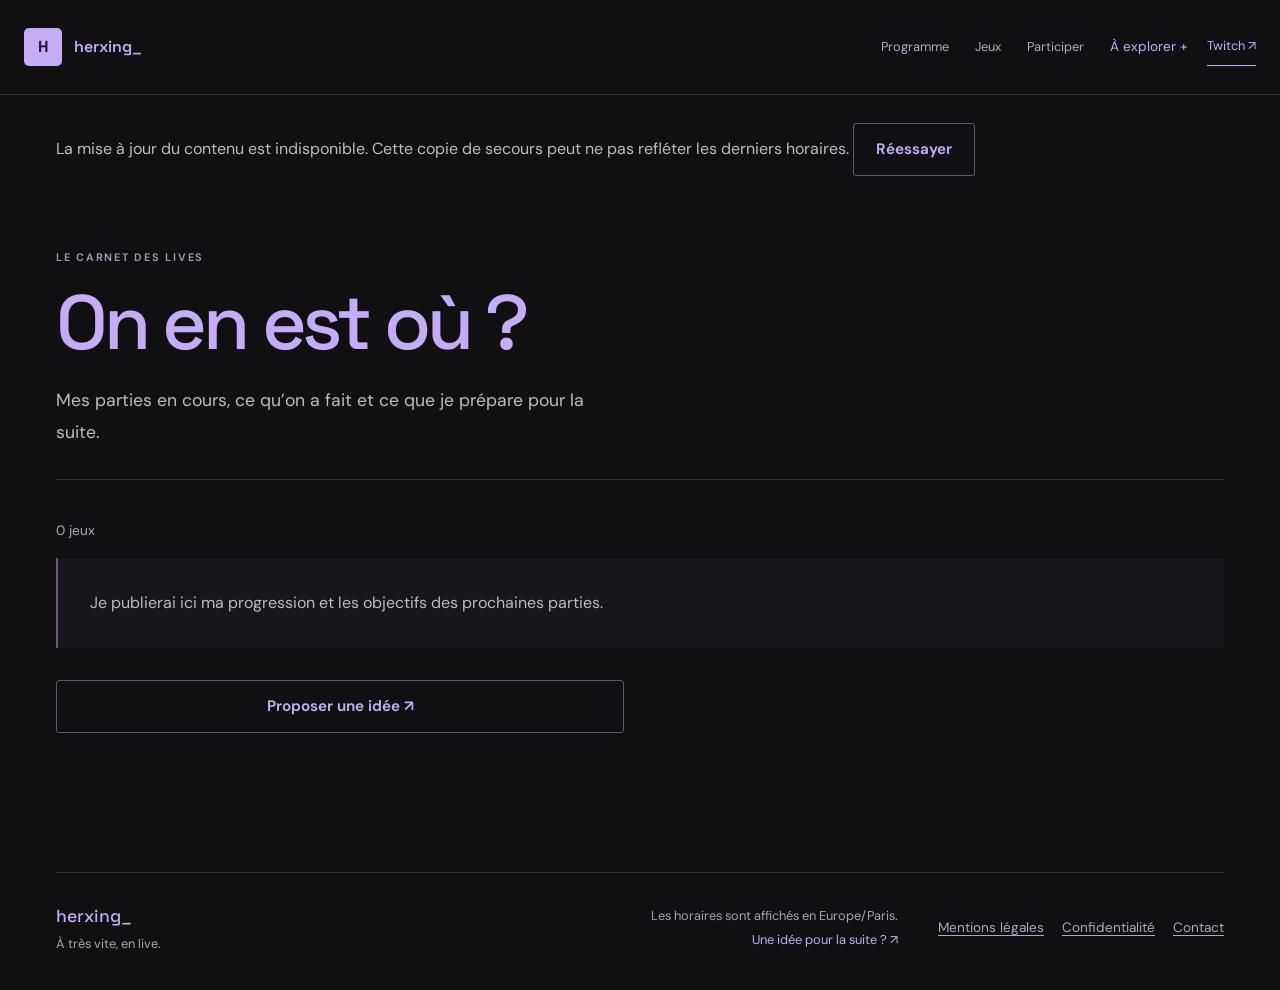
<file: progression/index.html>
<!DOCTYPE html>
<html lang="fr" data-page="progression" data-root="../">
<head>
<meta charset="UTF-8">
<meta name="referrer" content="no-referrer">
<meta name="viewport" content="width=device-width, initial-scale=1">
<meta name="description" content="Suis mes parties, leurs objectifs et les résumés des derniers lives, avec spoilers masqués.">
<meta name="theme-color" content="#111113">
<title>On en est où ? — herxing_</title>
<link rel="icon" type="image/svg+xml" href="../favicon.svg">
<link rel="stylesheet" href="../css/style.css">
<script defer src="../public/contenu.js">
</script>
<script defer src="../config.js">
</script>
<script defer src="../js/validation.js">
</script>
<script defer src="../js/calendar.js"></script>
<script defer src="../js/community.js"></script>
<script defer src="../js/notebook.js"></script><script defer src="../js/discovery.js"></script><script defer src="../js/site.js">
</script>
<script defer src="../js/navigation.js"></script>
<link rel="stylesheet" href="../css/editorial.css">
<link rel="canonical" href="https://herxing.fr/progression/">
<meta property="og:type" content="website">
<meta property="og:locale" content="fr_FR">
<meta property="og:site_name" content="herxing_">
<meta property="og:title" content="On en est où ? — herxing_">
<meta property="og:description" content="Suis mes parties, leurs objectifs et les résumés des derniers lives, avec spoilers masqués.">
<meta property="og:url" content="https://herxing.fr/progression/">
<meta property="og:image" content="https://herxing.fr/images/partage/progression-v3.png">
<meta property="og:image:width" content="1200"><meta property="og:image:height" content="630"><meta property="og:image:alt" content="On en est où ? — herxing_ — aperçu noir et lavande.">
<meta name="twitter:card" content="summary_large_image">
</head>
<body>
<a class="skip" href="#contenu">Aller au contenu</a>
<header class="header">
<a class="brand" href="../" aria-label="herxing_, accueil">
<span class="brand-mark" aria-hidden="true">H
</span>herxing_<span class="brand-tag">LE POINT DE RENDEZ-VOUS</span>
</a>
<nav aria-label="Navigation principale">
<a href="../">Accueil</a>
<a href="../calendrier/">Calendrier</a>
<a href="../jeux/">Jeux</a>
<a href="../evenements/">Événements</a>
<a href="../informations/">Informations</a>
<a href="../suggestions/">Suggestions</a><a href="../reperes/">C’était quoi déjà ?</a><a href="../progression/" aria-current="page">On en est où ?</a>
<a href="../recherche/">Recherche</a></nav>
<a class="twitch-link" href="https://www.twitch.tv/herxing_" target="_blank" rel="noopener noreferrer">Twitch <span aria-hidden="true">↗</span>
</a>
</header>
<main id="contenu" tabindex="-1"><div class="shell page"><header class="page-heading"><p class="eyebrow">LE CARNET DES LIVES</p><h1>On en est où ?</h1><p class="lead">Mes parties en cours, ce qu’on a fait et ce que je prépare pour la suite.</p></header><noscript>Active JavaScript pour consulter mon carnet.</noscript><section id="notebook" aria-label="On en est où ?"></section></div></main>
<footer class="footer">
<a class="footer-brand" href="../">herxing_<span>À très vite, en live.</span>
</a>
<div>
<span>Les horaires sont affichés en Europe/Paris.</span>
<a href="../suggestions/">Une idée pour la suite ? <span aria-hidden="true">↗</span>
</a>
</div>
<nav class="legal-links" aria-label="Informations légales"><a href="../mentions-legales/">Mentions légales</a><a href="../confidentialite/">Confidentialité</a><a href="mailto:herxingapp@gmail.com">Contact</a></nav>
<span class="footer-note">Fait pour se retrouver.</span>
</footer>
</body>
</html>
</file>
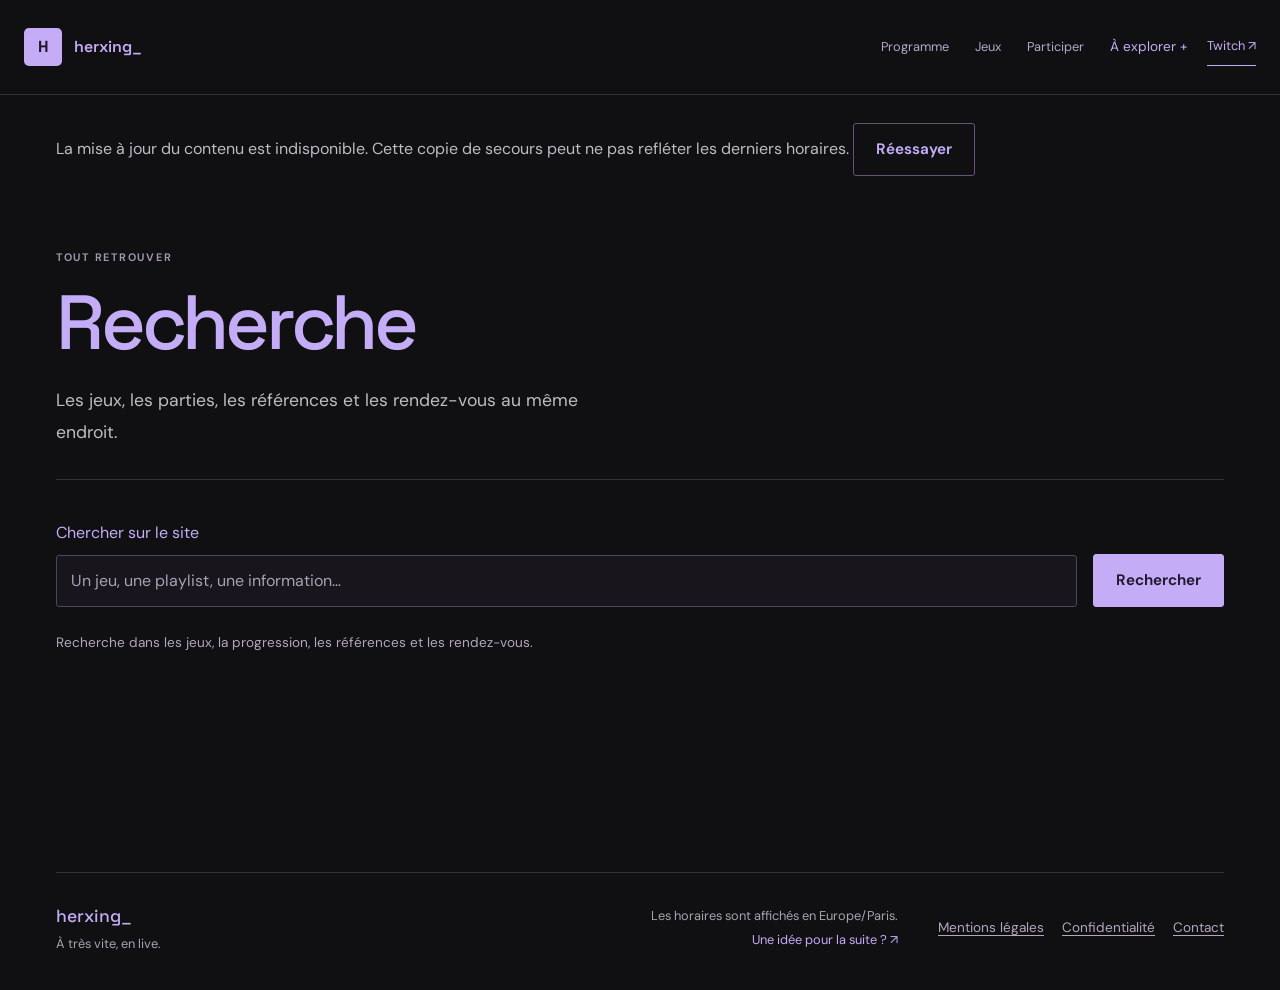
<file: recherche/index.html>
<!DOCTYPE html>
<html lang="fr" data-page="recherche" data-root="../">
<head>
<meta charset="UTF-8">
<meta name="referrer" content="no-referrer">
<meta name="viewport" content="width=device-width, initial-scale=1">
<meta name="description" content="Recherche un jeu, une référence, une progression ou un rendez-vous sur le site.">
<meta name="theme-color" content="#111113">
<title>Recherche — herxing_</title>
<link rel="icon" type="image/svg+xml" href="../favicon.svg">
<link rel="stylesheet" href="../css/style.css">
<script defer src="../public/contenu.js">
</script>
<script defer src="../config.js">
</script>
<script defer src="../js/validation.js">
</script>
<script defer src="../js/calendar.js"></script>
<script defer src="../js/community.js"></script>
<script defer src="../js/notebook.js"></script><script defer src="../js/discovery.js"></script><script defer src="../js/site.js">
</script>
<script defer src="../js/navigation.js"></script>
<link rel="stylesheet" href="../css/editorial.css">
<link rel="canonical" href="https://herxing.fr/recherche/">
<meta property="og:type" content="website">
<meta property="og:locale" content="fr_FR">
<meta property="og:site_name" content="herxing_">
<meta property="og:title" content="Recherche — herxing_">
<meta property="og:description" content="Recherche un jeu, une référence, une progression ou un rendez-vous sur le site.">
<meta property="og:url" content="https://herxing.fr/recherche/">
<meta property="og:image" content="https://herxing.fr/images/partage/recherche-v3.png">
<meta property="og:image:width" content="1200"><meta property="og:image:height" content="630"><meta property="og:image:alt" content="Recherche — herxing_ — aperçu noir et lavande.">
<meta name="twitter:card" content="summary_large_image">
</head>
<body>
<a class="skip" href="#contenu">Aller au contenu</a>
<header class="header">
<a class="brand" href="../" aria-label="herxing_, accueil">
<span class="brand-mark" aria-hidden="true">H
</span>herxing_<span class="brand-tag">LE POINT DE RENDEZ-VOUS</span>
</a>
<nav aria-label="Navigation principale">
<a href="../">Accueil</a>
<a href="../calendrier/">Calendrier</a>
<a href="../jeux/">Jeux</a>
<a href="../evenements/">Événements</a>
<a href="../informations/">Informations</a>
<a href="../suggestions/">Suggestions</a><a href="../reperes/">C’était quoi déjà ?</a><a href="../progression/">On en est où ?</a>
<a href="../recherche/">Recherche</a></nav>
<a class="twitch-link" href="https://www.twitch.tv/herxing_" target="_blank" rel="noopener noreferrer">Twitch <span aria-hidden="true">↗</span>
</a>
</header>
<main id="contenu" tabindex="-1"><div class="shell page"><header class="page-heading"><p class="eyebrow">TOUT RETROUVER</p><h1>Recherche</h1><p class="lead">Les jeux, les parties, les références et les rendez-vous au même endroit.</p></header><noscript>Active JavaScript pour utiliser la recherche.</noscript><section id="discovery"></section></div></main>
<footer class="footer">
<a class="footer-brand" href="../">herxing_<span>À très vite, en live.</span>
</a>
<div>
<span>Les horaires sont affichés en Europe/Paris.</span>
<a href="../suggestions/">Une idée pour la suite ? <span aria-hidden="true">↗</span>
</a>
</div>
<nav class="legal-links" aria-label="Informations légales"><a href="../mentions-legales/">Mentions légales</a><a href="../confidentialite/">Confidentialité</a><a href="mailto:herxingapp@gmail.com">Contact</a></nav>
<span class="footer-note">Fait pour se retrouver.</span>
</footer>
</body>
</html>
</file>
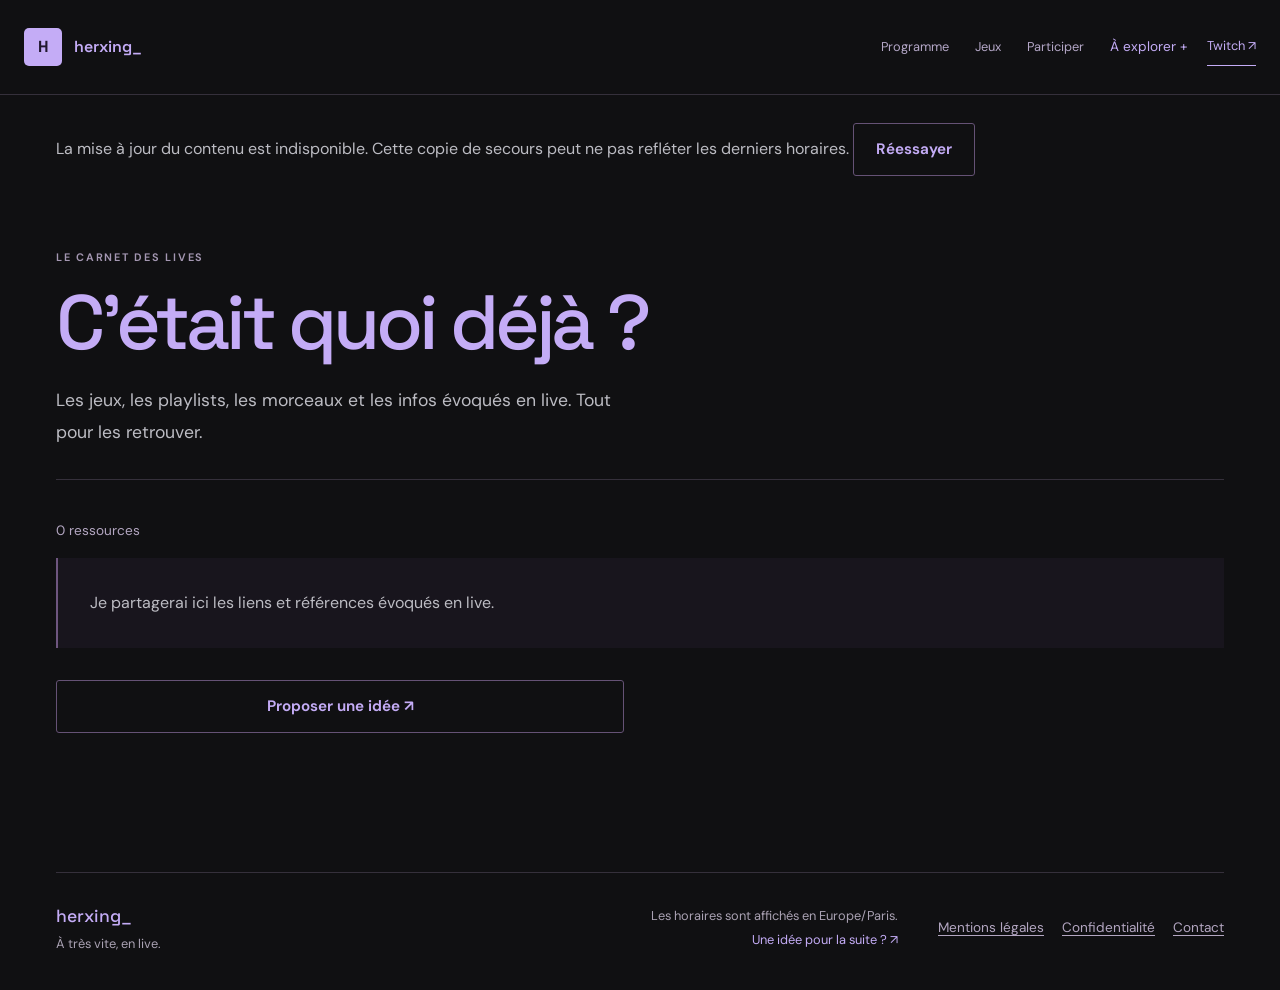
<file: reperes/index.html>
<!DOCTYPE html>
<html lang="fr" data-page="reperes" data-root="../">
<head>
<meta charset="UTF-8">
<meta name="referrer" content="no-referrer">
<meta name="viewport" content="width=device-width, initial-scale=1">
<meta name="description" content="Retrouve les playlists, morceaux, jeux et informations évoqués pendant mes lives.">
<meta name="theme-color" content="#111113">
<title>C’était quoi déjà ? — herxing_</title>
<link rel="icon" type="image/svg+xml" href="../favicon.svg">
<link rel="stylesheet" href="../css/style.css">
<script defer src="../public/contenu.js">
</script>
<script defer src="../config.js">
</script>
<script defer src="../js/validation.js">
</script>
<script defer src="../js/calendar.js"></script>
<script defer src="../js/community.js"></script>
<script defer src="../js/notebook.js?v=share-2"></script><script defer src="../js/discovery.js?v=share-2"></script><script defer src="../js/site.js">
</script>
<script defer src="../js/navigation.js"></script>
<link rel="stylesheet" href="../css/editorial.css">
<link rel="canonical" href="https://herxing.fr/reperes/">
<meta property="og:type" content="website">
<meta property="og:locale" content="fr_FR">
<meta property="og:site_name" content="herxing_">
<meta property="og:title" content="C’était quoi déjà ? — herxing_">
<meta property="og:description" content="Retrouve les playlists, morceaux, jeux et informations évoqués pendant mes lives.">
<meta property="og:url" content="https://herxing.fr/reperes/">
<meta property="og:image" content="https://herxing.fr/images/partage/reperes-v3.png">
<meta property="og:image:width" content="1200"><meta property="og:image:height" content="630"><meta property="og:image:alt" content="C’était quoi déjà ? — herxing_ — aperçu noir et lavande.">
<meta name="twitter:card" content="summary_large_image">
</head>
<body>
<a class="skip" href="#contenu">Aller au contenu</a>
<header class="header">
<a class="brand" href="../" aria-label="herxing_, accueil">
<span class="brand-mark" aria-hidden="true">H
</span>herxing_<span class="brand-tag">LE POINT DE RENDEZ-VOUS</span>
</a>
<nav aria-label="Navigation principale">
<a href="../">Accueil</a>
<a href="../calendrier/">Calendrier</a>
<a href="../jeux/">Jeux</a>
<a href="../evenements/">Événements</a>
<a href="../informations/">Informations</a>
<a href="../suggestions/">Suggestions</a><a href="../reperes/" aria-current="page">C’était quoi déjà ?</a><a href="../progression/">On en est où ?</a>
<a href="../recherche/">Recherche</a></nav>
<a class="twitch-link" href="https://www.twitch.tv/herxing_" target="_blank" rel="noopener noreferrer">Twitch <span aria-hidden="true">↗</span>
</a>
</header>
<main id="contenu" tabindex="-1"><div class="shell page"><header class="page-heading"><p class="eyebrow">LE CARNET DES LIVES</p><h1>C’était quoi déjà ?</h1><p class="lead">Les jeux, les playlists, les morceaux et les infos évoqués en live. Tout pour les retrouver.</p></header><noscript>Active JavaScript pour consulter mon carnet.</noscript><section id="notebook" aria-label="C’était quoi déjà ?"></section></div></main>
<footer class="footer">
<a class="footer-brand" href="../">herxing_<span>À très vite, en live.</span>
</a>
<div>
<span>Les horaires sont affichés en Europe/Paris.</span>
<a href="../suggestions/">Une idée pour la suite ? <span aria-hidden="true">↗</span>
</a>
</div>
<nav class="legal-links" aria-label="Informations légales"><a href="../mentions-legales/">Mentions légales</a><a href="../confidentialite/">Confidentialité</a><a href="mailto:herxingapp@gmail.com">Contact</a></nav>
<span class="footer-note">Fait pour se retrouver.</span>
</footer>
</body>
</html>
</file>
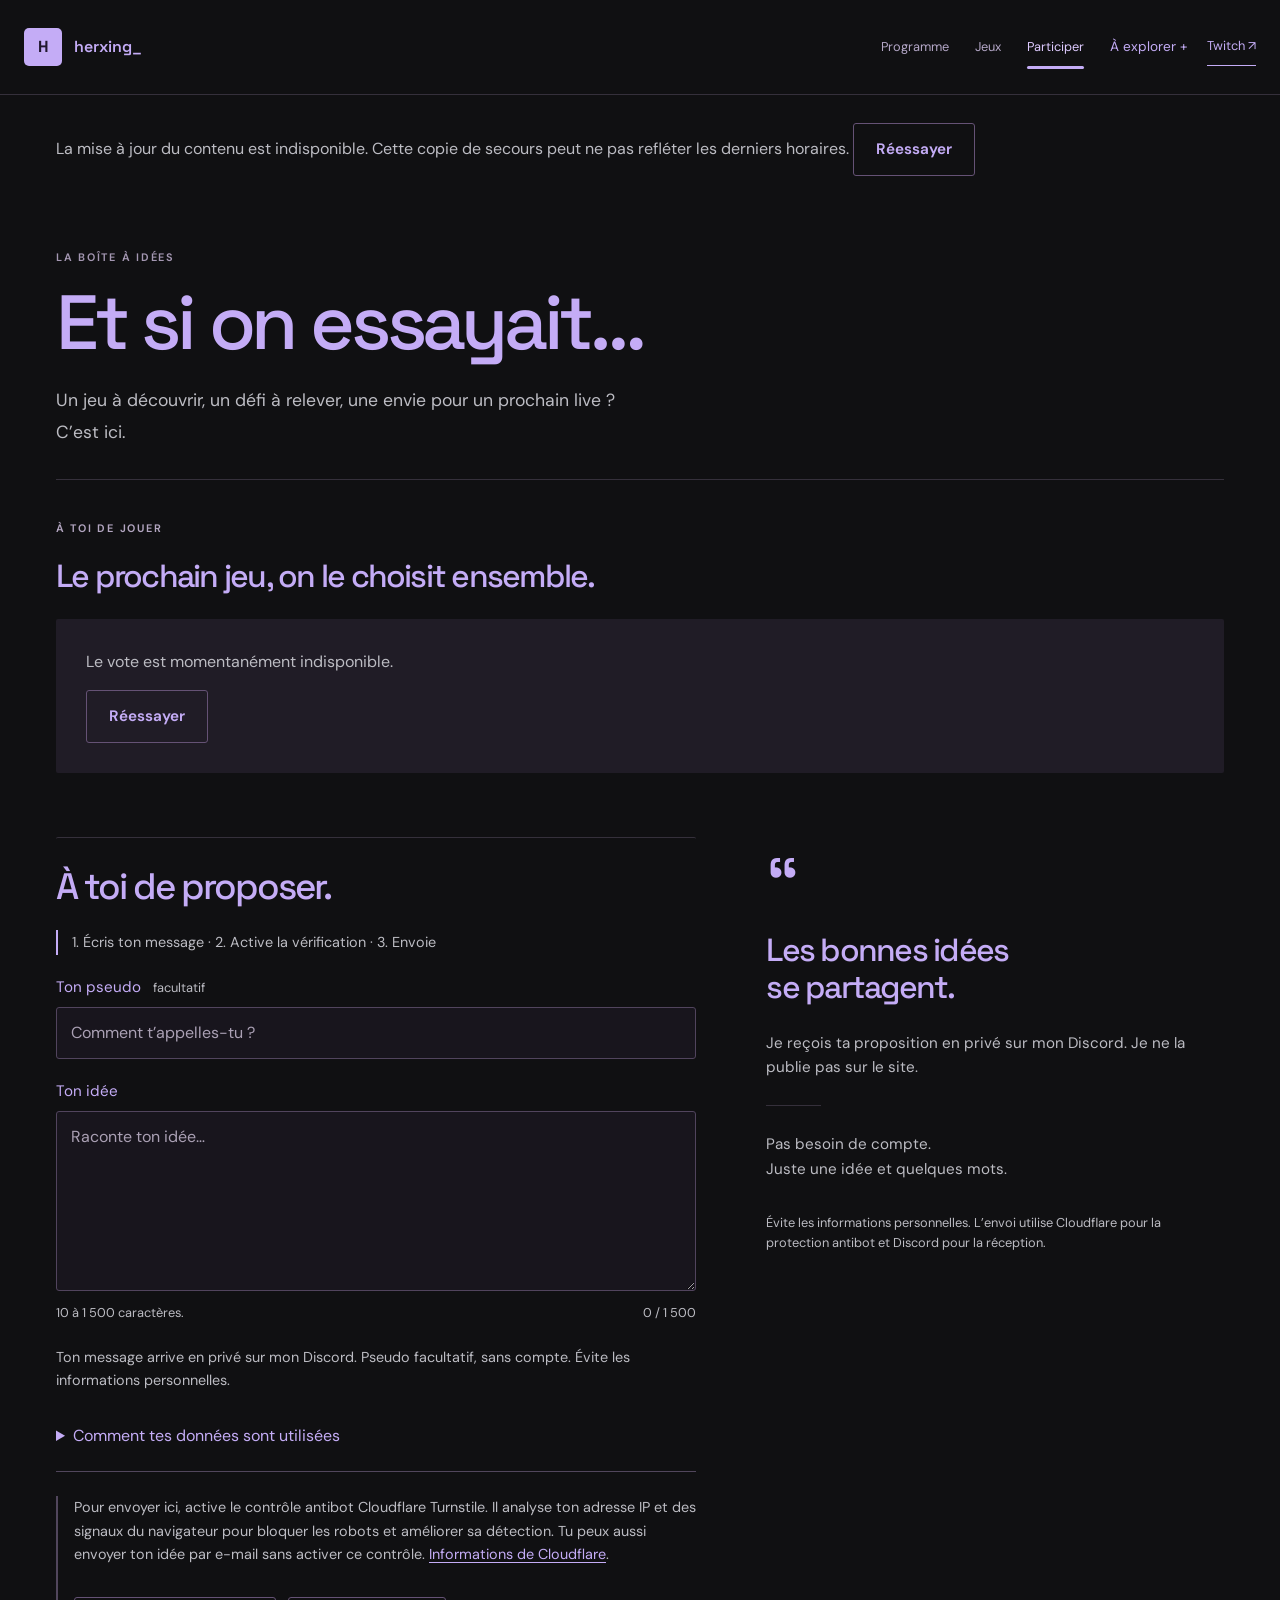
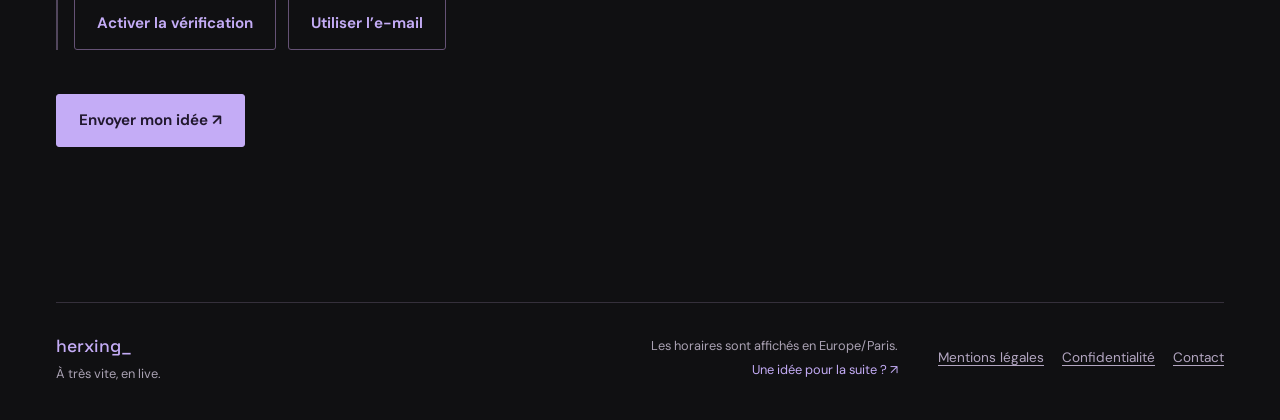
<file: suggestions/index.html>
<!DOCTYPE html>
<html lang="fr" data-page="suggestions" data-root="../">
<head>
<meta charset="UTF-8">
<meta name="referrer" content="no-referrer">
<meta name="viewport" content="width=device-width, initial-scale=1">
<meta name="description" content="Vote pour le prochain jeu, propose une idée et découvre celles que je retiens.">
<meta name="theme-color" content="#111113">
<title>Suggestions — herxing_</title>
<link rel="icon" type="image/svg+xml" href="../favicon.svg">
<link rel="stylesheet" href="../css/style.css">
<script defer src="../public/contenu.js">
</script>
<script defer src="../config.js">
</script>
<script defer src="../js/validation.js">
</script>
<script defer src="../js/calendar.js"></script>
<script defer src="../js/community.js"></script>
<script defer src="../js/discovery.js"></script><script defer src="../js/site.js">
</script>
<script defer src="../js/navigation.js"></script>
<link rel="stylesheet" href="../css/editorial.css">
<link rel="canonical" href="https://herxing.fr/suggestions/">
<meta property="og:type" content="website">
<meta property="og:locale" content="fr_FR">
<meta property="og:site_name" content="herxing_">
<meta property="og:title" content="Suggestions — herxing_">
<meta property="og:description" content="Vote pour le prochain jeu, propose une idée et découvre celles que je retiens.">
<meta property="og:url" content="https://herxing.fr/suggestions/">
<meta property="og:image" content="https://herxing.fr/images/partage/suggestions-v3.png">
<meta property="og:image:width" content="1200"><meta property="og:image:height" content="630"><meta property="og:image:alt" content="Suggestions — herxing_ — aperçu noir et lavande.">
<meta name="twitter:card" content="summary_large_image">
</head>
<body>
<a class="skip" href="#contenu">Aller au contenu</a>
<header class="header">
<a class="brand" href="../" aria-label="herxing_, accueil">
<span class="brand-mark" aria-hidden="true">H
</span>herxing_<span class="brand-tag">LE POINT DE RENDEZ-VOUS</span>
</a>
<nav aria-label="Navigation principale">
<a href="../">Accueil</a>
<a href="../calendrier/">Calendrier</a>
<a href="../jeux/">Jeux</a>
<a href="../evenements/">Événements</a>
<a href="../informations/">Informations</a>
<a href="../suggestions/" aria-current="page">Suggestions</a><a href="../reperes/">C’était quoi déjà ?</a><a href="../progression/">On en est où ?</a>
<a href="../recherche/">Recherche</a></nav>
<a class="twitch-link" href="https://www.twitch.tv/herxing_" target="_blank" rel="noopener noreferrer">Twitch <span aria-hidden="true">↗</span>
</a>
</header>
<main id="contenu" tabindex="-1">
<noscript>
<p class="shell">Active JavaScript pour afficher les rendez-vous, les jeux et envoyer des suggestions.</p>
</noscript>
<div class="shell page">
<header class="page-heading">
<p class="eyebrow">LA BOÎTE À IDÉES</p>
<h1>Et si on essayait<span class="accent">…</span>
</h1>
<p class="lead">Un jeu à découvrir, un défi à relever, une envie pour un prochain live ? C’est ici.</p>
</header>
<div class="suggestions-grid">
<section class="panel form-panel">
<h2>À toi de proposer.</h2>
<div class="form-unavailable">
<span class="badge">BIENTÔT DISPONIBLE</span>
<h3>La boîte à idées ouvrira bientôt.</h3>
<p>Tu pourras déposer ta suggestion ici, sans créer de compte.</p>
</div>
</section>
<aside class="suggestion-aside">
<span class="large-quote" aria-hidden="true">“</span>
<h2>Les bonnes idées<br>se partagent.</h2>
<p>Je reçois ta proposition en privé sur mon Discord. Je ne la publie pas sur le site.</p>
<div class="aside-rule">
</div>
<p>Pas besoin de compte.<br>Juste une idée et quelques mots.</p>
<p class="small-note">Évite les informations personnelles. L’envoi utilise Cloudflare pour la protection antibot et Discord pour la réception.</p>
</aside>
</div>
</div>
</main>
<footer class="footer">
<a class="footer-brand" href="../">herxing_<span>À très vite, en live.</span>
</a>
<div>
<span>Les horaires sont affichés en Europe/Paris.</span>
<a href="../suggestions/">Une idée pour la suite ? <span aria-hidden="true">↗</span>
</a>
</div>
<nav class="legal-links" aria-label="Informations légales"><a href="../mentions-legales/">Mentions légales</a><a href="../confidentialite/">Confidentialité</a><a href="mailto:herxingapp@gmail.com">Contact</a></nav>
<span class="footer-note">Fait pour se retrouver.</span>
</footer>
</body>
</html>
</file>
<file: css/style.css>
@font-face{font-family:DM Sans;font-style:normal;font-weight:400 700;font-display:swap;src:url("../fonts/dmsans.woff2") format("woff2")}@font-face{font-family:Space Grotesk;font-style:normal;font-weight:400 700;font-display:swap;src:url("../fonts/spacegrotesk.woff2") format("woff2")}:root{color-scheme:dark;--bg:#111113;--surface:#19191d;--line:#303036;--muted:#a6a5b1;--text:#f6f5f9;--purple:#b9a0ff;--purple-dark:#261d3e;--heading:"Space Grotesk",sans-serif;--body:"DM Sans",sans-serif}*{box-sizing:border-box}html{scroll-behavior:smooth}body{margin:0;background:var(--bg);color:var(--text);font:400 1rem/1.6 var(--body)}a{color:inherit;text-decoration:none}button,input,select,textarea{font:inherit}a,button,input,textarea{touch-action:manipulation}button{cursor:pointer}button:disabled{cursor:wait;opacity:.6}h1,h2,h3,p{margin:0}h1,h2,h3{font-family:var(--heading);line-height:1.15;font-weight:500;letter-spacing:-.04em}h1{font-size:calc(clamp(2.8rem,5.6vw,5rem))}h2{font-size:2rem}h3{font-size:1.5rem}p{color:var(--muted)}[hidden]{display:none!important}a:focus-visible,button:focus-visible,input:focus-visible,summary:focus-visible,textarea:focus-visible{outline:3px solid var(--purple);outline-offset:5px}a:hover{color:var(--purple)}.shell{max-width:1264px;margin:auto;padding-left:48px;padding-right:48px}.header{max-width:1456px;margin:auto;gap:32px;padding:27px 48px;border-bottom:1px solid var(--line)}.brand,.header{display:flex;align-items:center}.brand{gap:12px;font:600 1.2rem var(--heading);white-space:nowrap}.brand-mark{background:var(--purple);color:var(--bg);width:38px;height:38px;display:inline-flex;align-items:center;justify-content:center;border-radius:10px;font-weight:700}.brand-mark span{margin-left:-2px}.brand-tag{display:none}.header nav{display:flex;gap:26px;margin-left:auto;align-items:center}.header nav a{font-size:.9rem;color:#bdbcc5;position:relative;padding:12px 0}.header nav a:hover,.header nav a[aria-current=page]{color:#fff}.header nav a[aria-current=page]:after{content:"";position:absolute;height:3px;background:var(--purple);left:0;right:0;bottom:0;border-radius:2px}.twitch-link{border:1px solid var(--line);padding:8px 14px;border-radius:6px;font-size:.9rem}.hero{display:grid;grid-template-columns:1.2fr 1fr;gap:70px;padding-top:92px;padding-bottom:80px}.eyebrow{font-size:.75rem;line-height:1.5;letter-spacing:.13em;font-weight:650;color:var(--muted)}.hero-copy>.eyebrow{color:var(--purple);display:flex;align-items:center;gap:10px}.tiny-line{height:1px;width:24px;background:var(--purple)}.hero h1{margin:23px 0 24px;max-width:620px;line-height:1.04}.lead{font-size:1.1rem;line-height:1.8;max-width:610px}.actions{display:flex;gap:26px;margin-top:30px;flex-wrap:wrap}.actions,.button{align-items:center}.button{display:inline-flex;justify-content:center;gap:28px;font-weight:650;font-size:.95rem;border-radius:7px;padding:13px 20px;border:1px solid transparent;line-height:1.5}.primary{background:var(--purple);color:#1b132c}.primary:hover{background:#cab6ff;color:#1b132c}.secondary{background:transparent;border-color:#554569;color:#ddcfff}.secondary:hover{background:#302341;color:#fff}.text-link{font-size:.95rem;font-weight:500}.hero-footnote{font-size:.8rem;margin-top:35px;color:#8c8b96}.next-card{margin-top:8px;align-self:center;min-height:340px;background:var(--surface);border:1px solid #3d354b;border-radius:12px;display:flex;flex-direction:column;box-shadow:0 20px 60px #0002;overflow:hidden}.card-top{display:flex;justify-content:space-between;align-items:center;padding:22px 26px;border-bottom:1px solid var(--line);gap:15px}.badge{font-size:.7rem;letter-spacing:.08em;padding:4px 9px;border:1px solid #4a405c;border-radius:4px;color:#d1bfff;white-space:nowrap}.next-empty{padding:22px 27px 34px;flex:1}.outline-number{display:block;font:500 calc(clamp(2.6rem,4vw,3.9rem))/1.3 var(--heading);letter-spacing:-.06em;color:#82729e;margin-bottom:14px}.next-empty h2{font-size:1.5rem;margin-bottom:10px}.next-empty p{font-size:.95rem}.card-bottom{border-top:1px solid var(--line);display:flex;justify-content:space-between;padding:16px 26px;font-size:.9rem;margin-top:auto}.card-bottom span{color:var(--purple)}.next-card .appointment{padding:24px;display:block;border:0;background:none;margin:0}.next-card .date-tile{float:left;margin-right:18px;margin-bottom:18px}.next-card .appointment h3{font-size:1.6rem}.next-card .appointment p{clear:both}.section-heading{display:flex;justify-content:space-between;align-items:end;gap:20px;margin-bottom:26px}.section-heading .eyebrow{margin-bottom:10px}.section-heading>p{font-size:.9rem}.explore{padding-bottom:74px}.portal-grid{display:grid;grid-template-columns:repeat(3,1fr);gap:18px}.portal{border:1px solid var(--line);border-radius:10px;padding:26px;background:#17171b;transition:background .2s,transform .2s}.portal:hover{background:#202026;color:var(--text);transform:translateY(-3px)}.portal-top{display:flex;align-items:center;gap:12px;margin-bottom:30px}.portal-top>span:last-child{margin-left:auto;color:var(--muted)}.portal-icon{display:flex;align-items:center;justify-content:center;border:1px solid #47434f;border-radius:8px;width:35px;height:35px;color:var(--purple);font-size:1.6rem;line-height:1}.portal-top .eyebrow{font-size:.68rem;letter-spacing:.08em}.portal h3{margin-bottom:13px;font-size:1.55rem}.portal p{font-size:.94rem;min-height:72px}.portal-footer{display:block;border-top:1px solid var(--line);padding-top:18px;margin-top:18px;font-size:.8rem;color:#c4c2cf}.purple-portal{background:#221b31;border-color:#493b61}.purple-portal:hover{background:#2b223e}.purple-portal .portal-icon{border-color:#5b477a}.purple-portal .portal-footer{color:var(--purple);border-color:#40314f}.section-block{padding-bottom:65px}.footer{max-width:1168px;margin:0 auto;border-top:1px solid var(--line);padding:32px 0 38px;display:flex;gap:40px;align-items:center}.footer-brand{font:500 1.1rem var(--heading)}.footer-brand span{display:block;font:.8rem var(--body);color:var(--muted);margin-top:8px}.footer>div{margin-left:auto;display:flex;flex-direction:column;gap:4px;font-size:.8rem;text-align:right}.footer>div>span{color:var(--muted)}.footer-note{display:none}.page{padding-top:68px;padding-bottom:80px;min-height:72vh}.page-heading{margin-bottom:50px}.page-heading .eyebrow{color:var(--purple);margin-bottom:18px}.page-heading h1{font-size:calc(clamp(2.6rem,4.8vw,4rem));margin-bottom:20px}.accent{color:var(--purple)}.empty-state{text-align:center;padding:58px 24px;border:1px dashed #3b3746;border-radius:12px;background:#17161b}.empty-state h2{font-size:1.65rem;margin-bottom:12px}.empty-symbol{font-size:2.1rem;color:var(--purple);display:block;margin-bottom:22px}.empty-state .button{margin-top:25px}.appointment{display:flex;gap:24px;border:1px solid var(--line);background:var(--surface);border-radius:10px;padding:26px;margin-bottom:15px;align-items:flex-start}.date-tile{min-width:68px;text-align:center;background:#292133;border-radius:7px;padding:8px 10px;color:var(--purple)}.date-tile span{font-size:.75rem;letter-spacing:.1em;text-transform:uppercase}.date-tile strong{display:block;font:500 2rem var(--heading)}.appointment h3{margin:7px 0 12px}.appointment p{font-size:.95rem}.appointment p+p{margin-top:12px}.appointment-body{min-width:0;overflow-wrap:anywhere}.multiline{white-space:pre-line;overflow-wrap:anywhere}.past-section{margin-top:32px;color:var(--muted)}.past-section summary{cursor:pointer;margin-bottom:20px}.panel{padding:32px;background:var(--surface);border:1px solid var(--line);border-radius:12px}.panel h2{margin-bottom:22px}.panel .eyebrow{margin-bottom:12px}.panel .text-link{display:inline-block;margin-top:24px;color:var(--purple)}.info-grid{display:grid;grid-template-columns:1.3fr 1fr;gap:28px}.social-row{display:flex;justify-content:space-between;border-bottom:1px solid var(--line);padding:16px 0}.social-row span:last-child{color:var(--purple)}.library-toolbar{display:flex;justify-content:space-between;gap:20px;align-items:center;flex-wrap:wrap}.filter-group{display:flex;gap:7px;flex-wrap:wrap}.filter{border:1px solid var(--line);background:transparent;border-radius:6px;padding:9px 13px;color:var(--muted);font-size:.9rem}.filter span{margin-left:8px;font-size:.8rem}.filter.active{background:var(--purple);color:#1b132c;border-color:var(--purple)}input,select,textarea{background:#111115;border:1px solid #4a4654;color:var(--text);padding:12px 14px;border-radius:6px;width:100%;min-width:0}input::placeholder,textarea::placeholder{color:#898793}textarea{resize:vertical}.search{display:flex;align-items:center;gap:12px;border:1px solid #4a4654;border-radius:7px;padding-left:15px;max-width:100%}.search>span{color:var(--muted);font-size:1.4rem}.search input{border:0;background:transparent;padding-left:0}.results-line{font-size:.85rem;margin:25px 0 17px}.game-grid{display:grid;grid-template-columns:repeat(3,1fr);gap:16px}.game-card{padding:23px;border:1px solid var(--line);border-radius:9px;background:var(--surface)}.game-card h2{font-size:1.35rem;margin:22px 0;overflow-wrap:anywhere}.game-card a{font-size:.8rem;color:var(--purple)}.sync-note{gap:10px;font-size:.8rem;margin-top:25px;flex-wrap:wrap}.suggestion-strip,.sync-note{display:flex;justify-content:space-between}.suggestion-strip{align-items:center;padding:28px;background:#20192c;border:1px solid #443351;border-radius:10px;margin-top:45px;gap:22px}.suggestion-strip h2{font-size:1.5rem;margin-bottom:6px}.suggestions-grid{display:grid;grid-template-columns:1.4fr 1fr;gap:70px}.form-panel h2{font-size:1.65rem}.form-panel label{display:block;font-size:.95rem;margin:20px 0 8px}.optional{margin-left:8px}.field-note,.optional{font-size:.8rem;color:var(--muted)}.field-note{display:flex;justify-content:space-between;margin:5px 0 18px}.form-panel .button{margin-top:22px}.form-panel [role=status]{margin-top:17px;color:#ddcfff}.suggestion-aside{padding-top:10px}.large-quote{font:5rem/1 var(--heading);color:var(--purple)}.suggestion-aside h2{margin:5px 0 25px}.suggestion-aside p{font-size:.95rem}.aside-rule{height:1px;background:var(--line);margin:26px 0;width:55px}.small-note{font-size:.8rem!important;margin-top:32px}.form-unavailable{padding:30px 0}.form-unavailable h3{margin:22px 0 14px}.honeypot{position:absolute;left:-9999px;opacity:0}.sr-only{position:absolute!important;width:1px;height:1px;overflow:hidden;clip:rect(0,0,0,0)}.skip{position:absolute;top:-100px;left:20px;z-index:99;background:var(--purple);color:#111;padding:10px}.skip:focus{top:10px}@media(min-width:1600px){.brand-tag{display:block;color:var(--muted);font:.65rem var(--body);letter-spacing:.1em;margin-left:5px}}@media(max-width:1100px){.header{padding:20px 30px;flex-wrap:wrap}.header,.header nav{gap:22px}.twitch-link{display:none}.hero{gap:32px;padding-top:65px}.footer{margin:0 48px}.portal{padding:22px}.portal-top{gap:8px}.portal-top .eyebrow{font-size:.65rem}.suggestions-grid{gap:35px}}@media(max-width:800px){.header{display:block;padding:20px 24px 0}.header nav{margin-top:15px;gap:23px;overflow-x:auto;padding-bottom:10px}.header nav a{white-space:nowrap}.shell{padding-left:24px;padding-right:24px}.hero{grid-template-columns:1fr;padding-top:50px;padding-bottom:52px;gap:38px}.hero h1{font-size:3.8rem;max-width:500px}.next-card{max-width:600px;width:100%}.portal-grid{grid-template-columns:1fr}.portal-top{margin-bottom:20px}.portal p{min-height:0}.portal-footer{margin-top:22px}.portal-top .eyebrow{font-size:.75rem}.section-heading>p{display:none}.footer{margin:0 24px;align-items:start}.page{padding-top:45px}.page-heading{margin-bottom:35px}.info-grid,.suggestions-grid{grid-template-columns:1fr}.suggestion-aside{padding:10px 10px 0}.game-grid{grid-template-columns:repeat(2,1fr)}.suggestion-strip{align-items:start;flex-direction:column}.footer>div{max-width:230px}.panel{padding:24px}}@media(max-width:450px){.hero h1{font-size:3.2rem}.hero-copy .eyebrow{font-size:.68rem}.card-top{padding:20px;gap:8px}.card-top .eyebrow{font-size:.65rem}.next-empty{padding:23px}.footer{flex-direction:column;gap:22px}.footer>div{margin-left:0;text-align:left}.game-grid{grid-template-columns:1fr}.filter{padding:9px 10px}.filter span{margin-left:4px}.search{width:100%}.appointment{padding:18px;gap:15px}.date-tile{min-width:56px}.appointment h3{font-size:1.3rem}.page-heading h1{font-size:2.5rem}.section-heading h2{font-size:1.6rem}}@media(prefers-reduced-motion:reduce){html{scroll-behavior:auto}*,:after,:before{transition:none!important;animation:none!important}}.game-card{overflow:hidden;transition:border-color .2s,transform .2s}.game-card:hover{border-color:#9471c9;transform:translateY(-3px)}.game-artwork{position:relative;aspect-ratio:460/215;margin:-23px -23px 22px;overflow:hidden;background:radial-gradient(ellipse at 20% 20%,#62418b,transparent 65%),linear-gradient(135deg,#30203f,#15141d);display:grid;place-items:center}.game-monogram{font:600 3.5rem var(--heading);color:#d7c0ff;letter-spacing:.08em}.game-artwork img{position:absolute;width:100%;height:100%;object-fit:cover;inset:0}.game-card h2{margin:18px 0}.game-card .badge{position:relative}@media(prefers-reduced-motion:reduce){.game-card{transition:none}.game-card:hover{transform:none}}.library-facets{display:grid;grid-template-columns:repeat(3,minmax(0,1fr)) auto;gap:16px;align-items:end;margin-top:24px}.library-facets label{font-size:.85rem;color:var(--muted)}.library-facets select{display:block;margin-top:6px}.game-genres{font-size:.8rem;margin-bottom:18px}@media(max-width:700px){.library-facets{grid-template-columns:1fr 1fr}}@media(max-width:420px){.library-facets{grid-template-columns:1fr}}.about-stickers{display:flex;flex-wrap:wrap;gap:10px;margin:18px 0 26px}.about-stickers span{padding:6px 12px;border:1px solid #735593;border-radius:6px;background:#2d203e;color:#e2ceff;font-size:.78rem}.about-stickers span:first-child{transform:rotate(-3deg);background:var(--purple);color:#20142e;font-weight:700}.about-stickers span:last-child{transform:rotate(2deg)}.setup-panel{margin-top:28px}.setup-heading{display:flex;justify-content:space-between;align-items:center;gap:24px}.setup-heading>p{font-size:.9rem;text-align:right}.setup-list{display:grid;grid-template-columns:repeat(3,minmax(0,1fr));gap:0 28px;margin:12px 0 0}.setup-item{padding:22px 0;border-top:1px solid var(--line)}.setup-item dt{font-size:.75rem;text-transform:uppercase;letter-spacing:.09em;color:var(--purple);margin-bottom:8px}.setup-item dd{margin:0;font-size:1rem;overflow-wrap:anywhere}@media(max-width:850px){.setup-list{grid-template-columns:1fr 1fr}}@media(max-width:520px){.setup-list{grid-template-columns:1fr}.setup-heading{display:block}.setup-heading>p{text-align:left;margin-bottom:24px}}.stream-mood{display:grid;grid-template-columns:1fr 1.15fr;gap:24px;align-items:center;margin-top:28px;padding:36px 32px 0;border:1px solid #59426f;border-radius:16px;background:radial-gradient(ellipse at 80% 100%,#48305e,transparent 65%),#1b1622;overflow:hidden}.mood-copy{padding-bottom:36px}.mood-copy .eyebrow{color:#c7a5f0;margin-bottom:16px}.mood-copy h2{font-size:calc(clamp(1.8rem,3vw,2.6rem))}.mood-disclaimer{margin:15px 0 24px;font-size:.95rem}.mood-portrait{margin:0;align-self:end;position:relative;transform-origin:50% 100%;padding-top:100px}.mood-portrait img{display:block;width:100%;height:auto;filter:drop-shadow(0 0 12px #b794f622)}.mood-portrait figcaption{position:absolute;top:0;left:5%;right:5%;padding:16px 20px;background:#e9dcff;color:#271b36;border-radius:16px;font-weight:650;line-height:1.4;transform:rotate(-2deg)}.mood-portrait figcaption:after{content:"";position:absolute;bottom:-11px;left:58%;border-left:12px solid transparent;border-right:12px solid transparent;border-top:13px solid #e9dcff}.mood-arrived{animation:mood-pop .75s ease-out both}@keyframes mood-pop{0%{opacity:0;transform:translateY(45px) rotate(-5deg)}65%{opacity:1;transform:translateY(-8px) rotate(2deg)}to{opacity:1;transform:none}}@media(max-width:700px){.stream-mood{grid-template-columns:1fr;padding:28px 20px 0;gap:0}.mood-copy{padding-bottom:24px}.mood-portrait{width:100%;max-width:500px;justify-self:center;padding-top:110px}}@media(prefers-reduced-motion:reduce){.mood-arrived{animation:none}}html[data-page=accueil] body{background:radial-gradient(ellipse at 85% 12%,#39204d66,transparent 40%),var(--bg)}html[data-page=accueil] .hero{gap:32px;align-items:center;padding-top:64px;padding-bottom:48px;grid-template-columns:1.05fr 1fr}html[data-page=accueil] .hero h1{font-size:calc(clamp(2.8rem,5vw,4.8rem));max-width:650px}html[data-page=accueil] .hero .lead{max-width:540px}.home-stickers{display:flex;gap:10px;flex-wrap:wrap;margin-top:28px}.home-stickers span{font-size:.75rem;padding:6px 10px;background:#24202c;border:1px solid #50425e;border-radius:30px;color:#ded3eb}.hero-scene{position:relative;isolation:isolate;min-height:385px;display:flex;align-items:end;border-radius:32px;background:radial-gradient(circle at 65% 35%,#d0b4ff,#9461c9 47%,#55306b);border:1px solid #c8a2f8;box-shadow:0 20px 70px #9762db20;transform:rotate(2deg);margin:24px 0 28px}.hero-scene:before{content:"";position:absolute;inset:16px;border:1px dashed #ffffff50;border-radius:23px}.hero-person{display:block;width:112%;max-width:none;height:auto;margin-left:-6%;filter:drop-shadow(0 12px 12px #1a082c66);transform:rotate(-2deg);border-radius:0 0 28px 28px}.scene-sticker{position:absolute;top:24px;left:-12px;background:#e4ff9b;color:#24300c;padding:10px 17px;font-weight:800;font-size:.78rem;letter-spacing:.06em;transform:rotate(-7deg);box-shadow:4px 4px 0 #34233e;border-radius:6px;z-index:2}.scene-spark{position:absolute;right:20px;top:50px;font-size:4rem;color:#e9ffad}.scene-caption{position:absolute;bottom:-22px;right:16px;left:16px;background:#21172e;border:1px solid #b68bdd;padding:14px 18px;border-radius:12px;transform:rotate(-2deg);box-shadow:0 8px 20px #0004}.scene-caption span{display:block;color:#d1b3ff;font-weight:700}.scene-caption strong{font-size:.86rem;font-weight:400;color:#f4eaff}.home-rendezvous{display:grid;grid-template-columns:1fr 1fr;gap:24px;margin-bottom:64px}.home-rendezvous .next-card{width:100%;align-self:stretch}.home-rendezvous .next-empty{padding:26px;position:relative}.next-icon{float:right;font-size:2.5rem;color:#c4a3ff}.home-rendezvous .next-empty h2{font-size:1.65rem}.home-discord{padding:30px;border-radius:14px;background:linear-gradient(120deg,#35214c,#211c38);border:1px solid #705594}.home-discord .eyebrow{color:#ccb0f6}.home-discord h2{margin:18px 0 14px;font-size:2rem}.home-discord .button{margin-top:24px}.home-discord p{max-width:420px}html[data-page=accueil] .portal{position:relative;overflow:hidden;transition:transform .2s,border-color .2s}html[data-page=accueil] .portal:hover{transform:translateY(-5px);border-color:#b998ea}html[data-page=accueil] .portal:first-child{background:linear-gradient(145deg,#1c2b29,#17191c)}html[data-page=accueil] .portal:nth-child(2){background:linear-gradient(145deg,#332321,#1c181b)}html[data-page=accueil] .portal-icon{background:#ffffff0b}html[data-page=accueil] .portal:first-child .portal-icon{color:#c9efa0}html[data-page=accueil] .portal:nth-child(2) .portal-icon{color:#ffbb97}@media(max-width:900px){html[data-page=accueil] .hero{grid-template-columns:1fr}.hero-scene{width:min(100%,550px);justify-self:center;min-height:330px}.home-rendezvous{grid-template-columns:1fr}html[data-page=accueil] .hero h1{max-width:720px}}@media(max-width:520px){.hero-scene{min-height:290px;margin-top:30px}.scene-sticker{font-size:.65rem;left:0}.scene-spark{font-size:3rem;top:65px}.scene-caption strong{font-size:.75rem}.home-discord{padding:24px}html[data-page=accueil] .hero{padding-top:36px}}@media(prefers-reduced-motion:reduce){html[data-page=accueil] .portal{transition:none}html[data-page=accueil] .portal:hover{transform:none}}html[data-page=accueil] body{background:var(--bg)}html[data-page=accueil] .hero{padding-top:56px;gap:48px}html[data-page=accueil] .hero h1{font-size:calc(clamp(2.8rem,4.7vw,4.4rem));line-height:1.08;text-wrap:balance;max-width:580px}html[data-page=accueil] .hero .eyebrow{letter-spacing:.08em}.hero-scene{min-height:340px;transform:none;border:0;border-radius:0;box-shadow:none;background:none;margin:12px 0;align-self:center}.hero-scene:before{inset:35px 15px 0;border:0;border-radius:50% 50% 12px 12px;background:#70508c;z-index:-1}.hero-person{width:108%;margin-left:-4%;transform:none;filter:none;border-radius:0}.home-discord{background:transparent;border:0;border-left:2px solid #9674bb;border-radius:0;padding:24px 32px}.home-discord h2{margin:0 0 16px;font-size:1.8rem}.home-discord .button{background:transparent;color:#d3b8f5;border-color:#715784}.home-rendezvous .next-card{box-shadow:none;border-radius:10px}.home-rendezvous{margin-top:20px;margin-bottom:56px}html[data-page=accueil] .portal,html[data-page=accueil] .portal:first-child,html[data-page=accueil] .portal:nth-child(2){background:transparent;border:0;border-top:1px solid #51435e;border-radius:0;padding:24px 0;box-shadow:none}html[data-page=accueil] .portal:hover{transform:none;border-color:#c7a4f1}html[data-page=accueil] .portal h3{margin-top:0}html[data-page=accueil] .portal-footer{border:0}html[data-page=accueil] .portal-grid{gap:32px}@media(max-width:900px){html[data-page=accueil] .hero{gap:20px}.hero-scene{min-height:280px}}@media(max-width:520px){html[data-page=accueil] .hero{padding-top:32px}.hero-scene{min-height:220px}.home-discord{padding:20px}.home-rendezvous{margin-top:0}}html[data-page=accueil] .portal,html[data-page=accueil] .portal:first-child,html[data-page=accueil] .portal:nth-child(2){background:#231c2e;border:1px solid #72568e;border-top:3px solid #b99af3;border-radius:10px;padding:28px;display:flex;flex-direction:column;min-height:245px}html[data-page=accueil] .portal h3{color:#fff;font-size:1.6rem;padding-right:32px;margin:0 0 16px}html[data-page=accueil] .portal p{color:#ded6e8;line-height:1.65;margin-bottom:24px}html[data-page=accueil] .portal:after{content:"↗";position:absolute;top:24px;right:24px;color:#d9c4ff;font-size:1.6rem}html[data-page=accueil] .portal-footer{display:block;margin-top:auto;padding-top:18px;border-top:1px solid #665274;color:#e1d0ff;font-size:.9rem;font-weight:650}html[data-page=accueil] .portal:focus-visible,html[data-page=accueil] .portal:hover{background:#30243e;border-color:#d2b4ff;transform:none}html[data-page=accueil] .portal-grid{gap:22px}@media(max-width:520px){html[data-page=accueil] .portal,html[data-page=accueil] .portal:first-child,html[data-page=accueil] .portal:nth-child(2){padding:24px;min-height:220px}}.appointment-art{display:block;height:auto;object-fit:cover;border-radius:9px;margin-top:12px}.appointment .date-tile{background:#38264c;border-color:#8865a8;color:#edddff}.appointment time{color:#e2d0f5}.legal-content{max-width:850px}.legal-content section{margin:32px 0}.legal-content h2{font-size:1.5rem;margin-bottom:14px}.legal-content li,.legal-content p{line-height:1.8;margin-bottom:12px}.legal-content ul{padding-left:24px}.legal-content a,.privacy-note a{color:#d6bfff;text-decoration:underline;text-underline-offset:3px}.legal-links{display:flex;flex-wrap:wrap;gap:12px;justify-content:flex-end}.privacy-note{font-size:.9rem;line-height:1.65;margin:22px 0;color:#ded6e8}.privacy-actions{display:flex;flex-wrap:wrap;gap:12px}.legal-draft{border-left:3px solid #e6bd73;padding:16px;background:#29241b}.privacy-actions .button{margin-top:8px}.footer{flex-wrap:wrap}.footer .legal-links{font-size:.85rem;gap:10px 18px}.footer .legal-links a{text-decoration:underline;text-underline-offset:3px}@media(max-width:700px){.footer .legal-links{flex-basis:100%;justify-content:flex-start}.privacy-actions .button{width:100%}}.live-banner{display:flex;align-items:center;justify-content:space-between;gap:24px;padding:24px 28px;margin-bottom:40px;background:#211b2b;border:1px solid #665080;border-radius:12px}.live-banner strong{font-size:1.3rem}.live-banner p{margin-top:8px}.live-banner.is-live{border-color:#f47789;background:#301a26}.live-banner.is-live strong{color:#ffacb8}.agenda-button{display:flex;margin-top:16px}.agenda-note{font-size:.8rem!important;margin-top:8px}.schedule-status{display:inline-block;margin-top:12px}.appointment-cancelled{border-style:dashed}@media(max-width:650px){.live-banner{flex-direction:column;align-items:stretch;padding:20px}.live-banner .button{width:100%}}.community-section{margin:0 0 64px;scroll-margin-top:110px}.community-poll{padding:28px;border:1px solid #66547e;border-radius:16px;background:#1b1722}.community-poll h3{font-size:1.6rem}.community-poll fieldset{border:0;padding:0;margin:24px 0}.community-poll legend{font-weight:700;margin-bottom:12px}.poll-choice{display:flex;align-items:center;gap:16px;padding:16px;margin:10px 0;border:1px solid #51445f;border-radius:10px;cursor:pointer}.poll-choice:has(input:checked){border-color:#bca1ff;background:#30253e}.poll-choice input{width:20px;height:20px;flex:none;accent-color:#bca1ff}.poll-choice>span{display:grid;gap:6px;flex:1;min-width:0}.poll-choice strong{overflow-wrap:anywhere}.poll-choice progress{width:100%;height:8px;accent-color:#bca1ff}.poll-help{font-size:.85rem;color:#c5bfce}.community-poll>.button{margin:16px 16px 0 0}.community-poll>a{display:inline-block;margin-top:16px}.community-ideas{display:grid;grid-template-columns:repeat(auto-fit,minmax(min(100%,260px),1fr));gap:20px}.community-idea{padding:24px;border-top:3px solid #bca1ff;background:#1c1921;border-radius:4px 4px 14px 14px;overflow-wrap:anywhere}.community-idea h3{margin:18px 0 12px}.community-teaser{margin-top:36px;margin-bottom:56px;padding-top:32px;border-top:1px solid #51445f}.community-teaser h2{margin-bottom:24px}@media(max-width:600px){.community-poll{padding:18px}.community-poll>.button{width:100%;margin-right:0}}.menu-toggle{display:none}.appointment{display:grid;grid-template-columns:68px minmax(0,1fr)}.appointment-art{grid-column:1/-1;width:100%;max-height:260px}.next-card .appointment{display:grid}.next-card .date-tile{float:none;margin:0}.appointment-body{width:100%}.agenda-button{white-space:normal;word-break:normal;overflow-wrap:normal}@media(max-width:900px){.header.has-menu{display:flex;flex-wrap:wrap;gap:0;align-items:center;padding:16px 20px;position:relative;background:var(--bg);z-index:20}.header.has-menu .brand{margin-right:auto}.header.has-menu .menu-toggle{display:inline-flex;align-items:center;gap:10px;min-height:44px;padding:8px 12px;background:#211b2b;border:1px solid #51445f;border-radius:8px;color:var(--text);font-size:.9rem}.menu-icon{width:18px;height:12px;border-top:2px solid;border-bottom:2px solid;position:relative}.menu-icon:after{content:"";position:absolute;left:0;right:0;top:4px;border-top:2px solid}.header.has-menu nav{display:none;width:100%;margin:16px 0 0;padding:8px 0;overflow:visible;white-space:normal;border-top:1px solid var(--line)}.header.has-menu.menu-open nav{display:grid;grid-template-columns:1fr 1fr;gap:6px}.header.has-menu nav a{padding:14px;border-radius:8px;min-height:48px;background:#19171e;font-size:1rem}.header.has-menu nav a[aria-current=page]{background:#30243e;color:#e3d6ff}.header.has-menu nav a:after,.header.has-menu>.twitch-link{display:none}.header.has-menu.menu-open>.twitch-link{display:block;width:100%;text-align:center;margin-top:10px;padding:12px}}@media(max-width:600px){.shell{padding-left:20px;padding-right:20px}.page{padding-top:32px;padding-bottom:44px}.page-heading{margin-bottom:30px}.page-heading h1{font-size:2.35rem}.lead{font-size:1rem;line-height:1.65}.hero{gap:24px;padding-top:30px;padding-bottom:30px}.hero h1{font-size:2.5rem;margin:16px 0 18px;line-height:1.08}.hero .actions{gap:12px;margin-top:22px}.hero .actions .button{width:100%}.hero .text-link{display:block;width:100%;text-align:center;padding:10px}.hero-scene{margin:0 auto!important;width:100%;max-width:360px;min-height:0!important}.hero-person{max-height:235px;object-fit:contain}.live-banner{margin-left:20px;margin-right:20px;margin-bottom:28px}.live-banner strong{font-size:1.1rem}.appointment,.next-card .appointment{grid-template-columns:54px minmax(0,1fr);gap:14px;padding:18px;align-items:start}.appointment .date-tile{min-width:0;width:54px;padding:7px 4px}.date-tile strong{font-size:1.6rem}.appointment-body{min-width:0}.appointment .eyebrow{letter-spacing:.05em;font-size:.7rem}.appointment h3,.next-card .appointment h3{font-size:1.35rem}.appointment-art{grid-column:1/-1;grid-row:1;max-height:180px;margin:0 auto 4px;background:#111113}.appointment .agenda-button{width:100%;padding:12px 8px;gap:8px;font-size:.85rem}.appointment .agenda-note{line-height:1.5}.section-heading{align-items:center;gap:12px}.section-heading h2{font-size:1.55rem}.panel{padding:22px}.footer{margin:0 20px;padding-top:26px;gap:22px}.community-section{margin-bottom:38px}.community-section h2{font-size:1.65rem;margin-bottom:16px}.community-teaser{margin-left:20px;margin-right:20px;padding-left:0;padding-right:0}.library-toolbar{gap:14px}.filter-group{width:100%;display:grid;grid-template-columns:repeat(3,1fr);gap:6px}.filter{padding:10px 5px;font-size:.8rem}.filter span{margin-left:4px}.search{width:100%}.game-grid{grid-template-columns:repeat(2,minmax(0,1fr));gap:10px}.game-card{padding:14px}.game-card h2{font-size:1rem;overflow-wrap:normal;word-break:normal;margin-top:12px}.game-card .badge{font-size:.6rem;white-space:normal}.game-card img{height:100px;object-fit:cover}.game-card .button{padding:10px 8px;gap:5px;font-size:.8rem}.info-grid,.suggestions-grid{gap:24px}input,select,textarea{font-size:16px}}.menu-backdrop,.menu-heading,.menu-link-arrow,.menu-link-description{display:none}@media(max-width:900px){html.navigation-open{overflow:hidden}.header.has-menu{z-index:50}.header.has-menu.menu-open{position:fixed;top:0;left:0;width:100%;max-width:none;background:#c4acf6;border-color:#ad94dc;color:#22182e}.header.has-menu.menu-open .brand-mark{background:#22182e;color:#d3bfff}.header.has-menu .menu-toggle{border:0;background:none;border-radius:0;padding:9px 0 9px 16px;gap:12px;color:inherit}.header.has-menu .menu-icon{border:0;width:22px;height:18px;transform:rotate(0deg);transition:transform .45s cubic-bezier(.22,1,.36,1)}.header.has-menu .menu-icon:after,.menu-icon:before{content:"";position:absolute;left:0;top:5px;height:2px;width:22px;background:currentColor;border:0;transition:transform .4s,top .4s}.header.has-menu .menu-icon:after{top:12px}.header.has-menu.menu-open .menu-icon{transform:rotate(90deg)}.menu-open .menu-icon:before{top:8px;transform:rotate(45deg)}.header.has-menu.menu-open .menu-icon:after{top:8px;transform:rotate(-45deg)}.header.has-menu nav,.header.has-menu.menu-open nav{position:fixed;inset:76px 0 0;display:grid;grid-template-columns:1fr 1fr;align-content:start;align-items:stretch;gap:0 16px;width:100%;margin:0;padding:24px 26px max(24px,env(safe-area-inset-bottom));border:0;background:#c4acf6;color:#22182e;overflow-y:auto;overscroll-behavior:contain;visibility:hidden;transform:translateY(105%);transition:transform .48s cubic-bezier(.22,1,.36,1),visibility .48s;pointer-events:none}.header.has-menu.menu-open nav{visibility:visible;transform:translateY(0);pointer-events:auto}.header.has-menu .menu-heading{display:block;grid-column:1/-1;font-size:.65rem;letter-spacing:.18em;font-weight:700;color:#58466e;margin:0 0 14px}.header.has-menu .menu-secondary-heading{margin:30px 0 10px;padding-top:22px;border-top:1px solid #a48bc5}.header.has-menu nav a:not(.twitch-link){border:0;border-radius:0;background:none;color:#22182e;padding:10px 0;min-height:44px;font-size:1rem;transform:translateX(-18px);opacity:0;transition:opacity .25s,transform .4s}.header.has-menu.menu-open nav a{opacity:1;transform:none;transition-delay:calc(.1s + 35ms * var(--menu-order,0))}.header.has-menu nav a:nth-of-type(-n+3){grid-column:1/-1;padding:10px 0;line-height:1.12}.header.has-menu nav a:nth-of-type(-n+3) .menu-link-title{font-family:var(--heading);font-size:calc(clamp(2.4rem,10.5vw,3.7rem));letter-spacing:-.055em;font-weight:500}.header.has-menu nav a[aria-current=page]{color:#22182e;box-shadow:none;background:none}.header.has-menu nav a[aria-current=page] .menu-link-title{text-decoration:underline;text-decoration-thickness:2px;text-underline-offset:7px}.header.has-menu nav a:hover .menu-link-title{color:#624284}.header.has-menu nav a:focus-visible{outline:2px solid #22182e;outline-offset:4px}.header.has-menu nav .twitch-link{grid-column:1/-1;display:flex;align-items:center;justify-content:space-between;background:#22182e;color:#f0e8fc;border:0;border-radius:0;font-size:1rem;font-weight:600;padding:17px 20px;margin-top:30px;min-height:56px}.header.has-menu nav .twitch-link:hover{background:#39264c}}@media(max-height:650px) and (max-width:900px){.header.has-menu nav{padding-top:16px}.header.has-menu nav a:nth-of-type(-n+3) .menu-link-title{font-size:2.2rem}.header.has-menu .menu-secondary-heading{margin-top:16px;padding-top:12px}.header.has-menu nav .twitch-link{margin-top:16px}}@media(prefers-reduced-motion:reduce){.header.has-menu nav,.header.has-menu nav a,.menu-icon,.menu-icon:after,.menu-icon:before{transition:none!important}}
</file>
<file: css/editorial.css>
:root{--bg:#101012;--surface:#101012;--line:#393043;--muted:#b4a7c7;--purple:#c4acf6;--purple-dark:#21192c;--heading:"Space Grotesk",sans-serif}body{background:var(--bg);color:var(--text)}h1,h2,h3,h4,strong{color:inherit}h1,h2,h3{font-weight:500;letter-spacing:-.055em}p{color:var(--muted)}a:hover{color:#e4d5ff}::selection{background:#c4acf6;color:#21182e}button,input,select,textarea{accent-color:#c4acf6}a:focus-visible,button:focus-visible,input:focus-visible,select:focus-visible,textarea:focus-visible{outline:2px solid #c4acf6;outline-offset:5px}.header{border-color:var(--line);padding-top:24px;padding-bottom:24px}.brand-mark{border-radius:5px;background:#c4acf6;color:#21182e}.header nav a{color:#b4a7c7}.header nav a:hover,.header nav a[aria-current=page]{color:#decaff}.header>.twitch-link{border:0;border-bottom:1px solid var(--purple);border-radius:0;padding-left:0;padding-right:0}.eyebrow{color:#ac96cb;letter-spacing:.16em;font-size:.68rem}.page-heading{padding-bottom:30px;border-bottom:1px solid var(--line);margin-bottom:40px}.page-heading h1{font-size:calc(clamp(2.8rem,6vw,5.4rem));line-height:1.02;margin-bottom:24px}.page-heading .lead{max-width:560px}.page{padding-top:55px}.section-heading{margin-bottom:28px}.section-heading h2{font-size:calc(clamp(1.65rem,3vw,2.4rem))}.lead{color:#b4a7c7}html[data-page=accueil] .hero{padding-top:68px;padding-bottom:60px;gap:56px}.hero h1{font-size:calc(clamp(3.1rem,6vw,5.8rem));line-height:1.02;font-weight:500;max-width:660px}.hero-copy .eyebrow{color:#ad94ce}.hero-scene{background:none;border:0;box-shadow:none}.hero-scene:before{border-radius:0;inset:30px 20px 0}.hero-person{filter:none}.hero-footnote{color:var(--muted)}.button{border-radius:0;gap:20px;padding:14px 22px;transition:background .18s,color .18s,transform .18s}.button:hover{transform:translateY(-2px)}.primary{background:#c4acf6;color:#21182e;border-color:#c4acf6}.primary:hover{background:#decbff;color:#21182e}.secondary{border-color:#655275;color:#c4acf6}.secondary:hover{background:#21192c;color:#decaff}.text-link{color:var(--purple);text-underline-offset:5px}.actions .text-link{border-bottom:1px solid #655275;padding-bottom:5px}.badge{border-radius:0;border-color:#54425f;color:#c4acf6;letter-spacing:.08em}.appointment,.community-idea,.community-poll,.empty-state,.game-card,.next-card,.panel{border-radius:0;box-shadow:none;background:transparent;border-color:var(--line)}.panel{padding:28px;border-width:1px 0 0}.panel h2{font-size:2rem}.next-card{border-width:1px 0;min-height:0}.card-bottom,.card-top{padding-left:0;padding-right:0;border-color:var(--line)}.next-empty{padding:26px 0}.outline-number{color:#9276b2}.card-top .eyebrow{color:#ac96cb}.live-banner{border:solid var(--line);border-width:1px 0;border-radius:0;padding:24px 0}.live-banner strong{font-family:var(--heading);font-size:1.55rem;letter-spacing:-.03em}.live-banner.is-live{background:transparent;border-color:#9c76c5}.live-banner.is-live strong{color:#dcc1ff}.live-banner p{color:var(--muted)}.portal,.purple-portal,html[data-page=accueil] .portal,html[data-page=accueil] .portal:first-child,html[data-page=accueil] .portal:nth-child(2){background:transparent;border:solid var(--line);border-width:1px 0 0;border-radius:0;padding:26px 0;box-shadow:none;min-height:0}.portal:hover,.purple-portal:hover,html[data-page=accueil] .portal:focus-visible,html[data-page=accueil] .portal:hover{background:transparent;border-color:#c4acf6;transform:none;color:#ddc8ff}.portal h3{color:#c4acf6;font-size:1.7rem}.portal p{color:var(--muted)}.portal-top{margin-bottom:22px}.portal-icon{border:0;border-radius:0;justify-content:flex-start;color:var(--purple)}.portal-footer,html[data-page=accueil] .portal-footer{border:0;padding-top:20px;color:#c4acf6}.portal-grid{gap:32px}.appointment{border-width:1px 0}.appointment,.next-card .appointment{padding:24px 0}.appointment .date-tile{color:#21182e;border-radius:0}.appointment time{color:#c4acf6}.appointment-art{border-radius:0}.agenda-note{color:#a999bb}.schedule-status{border-color:#655275}.game-grid{gap:28px 20px}.game-card{border-width:0 0 1px;padding:0 0 22px;overflow:hidden}.game-card h2{color:#c4acf6;font-weight:500}.filter,.game-card img{border-radius:0}.filter{border-color:#51415f;color:#baa8cf}.filter.active{color:#21182e;border-color:#c4acf6}.search,input,select,textarea{border-radius:0;border-color:#51415f;background:#101012;color:#d8c7ee}.search{color:#c4acf6}input::placeholder,textarea::placeholder{color:#9987ac}.results-line{color:#b4a7c7}.community-poll{padding:28px 0;border-width:1px 0}.community-section>h2{margin-bottom:24px}.poll-choice{border-color:#493654;padding:18px}.poll-choice:has(input:checked){background:#21192c}.poll-choice strong{color:#d8bfff}.poll-help{color:#ac9abc}.community-idea{border-width:1px 0 0}.community-idea h3{font-size:1.65rem}.community-teaser{border-color:#51415f}.empty-state{border-style:solid;border-width:1px 0}.empty-symbol{color:#c4acf6}.footer{border-color:var(--line)}.footer-brand{color:#c4acf6}.footer p,.footer-brand span,.footer>div>span{color:#ac9abc}.footer .legal-links a{color:#b4a7c7}.legal-content h2{color:#c4acf6}.legal-content li,.legal-content p,.privacy-note{color:#b4a7c7}@media(max-width:600px){.page{padding-top:32px}.page-heading{padding-bottom:24px;margin-bottom:28px}.page-heading h1{font-size:2.8rem}.page-heading .lead{font-size:1rem}html[data-page=accueil] .hero{padding-top:34px;padding-bottom:34px;gap:26px}.hero h1{font-size:2.9rem}.hero-scene:before{inset:25px 10px 0}.hero-scene{margin-top:4px!important}.hero .actions{gap:12px}.panel{padding:24px 0}.live-banner{padding:22px 0;margin-bottom:28px}.live-banner strong{font-size:1.45rem}.appointment,.next-card .appointment{padding:20px 0;gap:14px}.game-grid{gap:22px 14px}.game-card{padding:0 0 16px}.game-card h2{font-size:1.1rem}.game-card img{height:110px}.community-poll{padding:22px 0}.community-poll h3{font-size:1.6rem}.poll-choice{padding:14px}.community-idea{padding:20px 0}html[data-page=accueil] .portal,html[data-page=accueil] .portal:first-child,html[data-page=accueil] .portal:nth-child(2){padding:24px 0;min-height:0}.portal p{min-height:0}.footer{padding-top:28px}.button{padding:13px 18px}}@media(max-width:900px){.header.has-menu.menu-open{background:#c4acf6;color:#22182e;border-color:#ad94dc}.header.has-menu.menu-open .brand{color:#22182e}.header.has-menu nav .menu-link-title{color:inherit}.header.has-menu nav a:hover{color:#624284}.header.has-menu nav .twitch-link{background:#22182e;color:#f0e8fc}.header.has-menu .menu-heading{color:#58466e}.header.has-menu nav a:focus-visible{outline-color:#22182e}}@media(prefers-reduced-motion:reduce){.button{transition:none}.button:hover{transform:none}}.discord-card,html[data-page=accueil] .next-card{border-radius:0}.discord-card{background:none}@media(max-width:900px){.header.has-menu nav{opacity:0}.header.has-menu.menu-open nav{opacity:1}.header.has-menu nav{transition:transform .48s cubic-bezier(.22,1,.36,1),opacity .28s,visibility .48s}}:root{--muted:#b8b1be}.lead,p{color:#b8b1be}.button{border-radius:3px}.button,.primary{box-shadow:none}.secondary{background:transparent}.hero-scene:before{background:#c4acf6;border-radius:50% 50% 0 0}.hero-person{border-radius:0}.appointment,.community-idea,.community-poll,.game-card,.panel{box-shadow:none}.page-heading .eyebrow{color:#c4acf6}.section-heading h2{color:#e7e1ee}.live-banner{position:relative;background:transparent;border:0;border-left:3px solid #c4acf6;padding:4px 0 4px 22px;gap:20px}.live-banner strong{font-size:1.05rem;font-family:var(--body);font-weight:500;color:#e7e1ee;letter-spacing:0}.live-banner p{font-size:.85rem;max-width:620px;color:#a59aa9}.live-banner .button{padding:8px 0;border:0;border-bottom:1px solid #8e7b9b;border-radius:0;font-size:.85rem;background:none}.live-banner.is-live{border-color:#c4acf6;background:none}.live-banner.is-live strong{color:#c4acf6}html[data-page=accueil] .home-rendezvous{gap:60px;align-items:start;margin-top:52px;margin-bottom:72px}html[data-page=accueil] .next-card{background:#e7e1ee;color:#241f2a;border:0;border-radius:2px;box-shadow:none;position:relative;overflow:hidden;margin:0;min-height:0}.next-card .card-top{padding:22px 26px 0;background:none;border:0}.next-card .card-top .eyebrow{color:#6e5b69;font-size:.65rem}.next-card .next-empty{padding:34px 26px}.next-card .next-empty h2{color:#241f2a;font-size:2.25rem;line-height:1.08;max-width:340px}.next-card .next-empty p{color:#645760;margin-top:16px;max-width:350px}.next-card .card-bottom{margin:0 26px;padding:18px 0;border-top:1px solid #bbadad;color:#241f2a;background:none}.next-card .card-bottom span{color:#241f2a}.next-card .appointment{padding:26px;border:0;background:none}.next-card .appointment .eyebrow,.next-card .appointment p,.next-card .appointment time{color:#645760}.next-card .appointment h3{color:#241f2a}.next-card .date-tile{background:#241f2a;color:#e7e1ee;border-radius:0}.next-card .badge{color:#57405c;border-color:#917f97}.next-card .secondary{border-color:#917f97;color:#241f2a}.next-card .appointment-art{max-height:160px}.next-card .agenda-note{color:#645760}html[data-page=accueil] .home-discord{align-self:end;background:none;border:0;border-radius:0;padding:22px 0 14px 32px;position:relative;color:#c4acf6}.home-discord:before{content:"ENTRE DEUX LIVES";display:block;font-size:.65rem;font-weight:650;letter-spacing:.14em;margin-bottom:20px}.home-discord h2{font-size:calc(clamp(2rem,3.2vw,3.2rem));color:#c4acf6;line-height:1.04;max-width:350px}.home-discord p{color:#b8b1be;max-width:340px;margin-top:20px}.home-discord .button{background:none;border:0;border-bottom:1px solid #c4acf6;border-radius:0;padding:10px 0;box-shadow:none;margin-top:20px}html[data-page=accueil] .explore .section-heading h2{font-size:.7rem;letter-spacing:.16em;text-transform:uppercase;color:#a497b2}html[data-page=accueil] .portal-grid{display:block;counter-reset:directory}html[data-page=accueil] .portal,html[data-page=accueil] .portal:first-child,html[data-page=accueil] .portal:nth-child(2){display:grid;grid-template-columns:46px minmax(0,1fr) 230px;align-items:center;gap:0 22px;border:0;border-top:1px solid #39303e;border-radius:0;background:none;padding:26px 0;position:relative;transition:padding .2s,color .2s}html[data-page=accueil] .portal:before{counter-increment:directory;content:"0" counter(directory);font-size:.7rem;color:#9986ad;align-self:start;margin-top:10px}html[data-page=accueil] .portal h3{font-size:calc(clamp(2rem,3.8vw,3.4rem));color:#c4acf6;margin:0;grid-column:2;line-height:1.1;font-weight:500}html[data-page=accueil] .portal p{grid-column:2;margin-top:12px;max-width:490px;font-size:.9rem;color:#b8b1be}html[data-page=accueil] .portal .portal-footer{grid-column:3;grid-row:1/3;border:0;margin:0;padding:0;text-align:right;color:#b8b1be;font-size:.8rem}html[data-page=accueil] .portal:after{display:none}html[data-page=accueil] .portal:focus-visible,html[data-page=accueil] .portal:hover{background:none;transform:none;padding-left:10px;border-color:#8c75a3}html[data-page=accueil] .portal:nth-child(2) h3{color:#e7e1ee}html[data-page=accueil] .portal:last-child h3{color:#c4acf6}.community-teaser{border-left:3px solid #c4acf6;padding:8px 26px;margin-top:30px;margin-bottom:64px}.community-teaser .eyebrow{color:#c4acf6}.community-teaser h2{max-width:700px;color:#e7e1ee}.community-teaser .button{border:0;border-bottom:1px solid #c4acf6;border-radius:0;padding:8px 0}.community-idea h3,.game-card h2{color:#e7e1ee}.appointment .date-tile{background:#e7e1ee;color:#241f2a}.footer{margin-top:30px}.panel h2{color:#e7e1ee}@media(max-width:600px){.live-banner{margin-left:20px;margin-right:20px;padding:2px 0 2px 16px;gap:12px;align-items:flex-start}.live-banner .button{width:auto}.live-banner p{line-height:1.55}.live-banner strong{font-size:1rem}html[data-page=accueil] .home-rendezvous{margin-top:38px;margin-bottom:48px;gap:40px}.next-card .card-top{padding:22px 24px 0}.next-card .next-empty{padding:28px 24px}.next-card .next-empty h2{font-size:2rem}.next-card .card-bottom{margin:0 24px}.next-card .appointment{padding:20px}.next-card .appointment-body{min-width:0}html[data-page=accueil] .home-discord{padding:0 0 0 26px}.home-discord h2{font-size:2.5rem;max-width:290px}.home-discord p{margin-top:16px}.home-discord:before{margin-bottom:16px}.home-discord .button{width:auto;margin-top:16px}html[data-page=accueil] .portal,html[data-page=accueil] .portal:first-child,html[data-page=accueil] .portal:nth-child(2){grid-template-columns:25px minmax(0,1fr);gap:0 10px;padding:24px 0;min-height:0}html[data-page=accueil] .portal h3{font-size:2rem}html[data-page=accueil] .portal p{font-size:.85rem}html[data-page=accueil] .portal .portal-footer{grid-column:2;grid-row:auto;text-align:left;margin-top:16px;color:#c4acf6}.community-teaser{padding:6px 0 6px 20px;margin-bottom:44px}.hero-scene:before{border-radius:50% 50% 0 0}}@media(prefers-reduced-motion:reduce){html[data-page=accueil] .portal{transition:none}}html[data-page=accueil] .portal h3,html[data-page=accueil] .portal:last-child h3,html[data-page=accueil] .portal:nth-child(2) h3{color:#c4acf6;transition:color .2s}html[data-page=accueil] .portal p{color:#bcbcc3}html[data-page=accueil] .portal:before{color:#77727f}html[data-page=accueil] .portal,html[data-page=accueil] .portal:first-child,html[data-page=accueil] .portal:nth-child(2){border-color:#2e2b32}html[data-page=accueil] .portal .portal-footer{color:#bcbcc3;display:flex;align-items:center;justify-content:flex-end;gap:14px}html[data-page=accueil] .portal .portal-footer:after{content:"↗";display:inline-block;color:#c4acf6;font-size:1.15rem;transition:transform .2s,color .2s}html[data-page=accueil] .portal:focus-visible,html[data-page=accueil] .portal:hover{padding-left:0;border-color:#67606e}html[data-page=accueil] .portal:focus-visible h3,html[data-page=accueil] .portal:hover h3{color:#f5f4f7}html[data-page=accueil] .portal:focus-visible .portal-footer:after,html[data-page=accueil] .portal:hover .portal-footer:after{transform:translate(4px,-4px);color:#f5f4f7}@media(max-width:600px){html[data-page=accueil] .portal .portal-footer{justify-content:flex-start;color:#bcbcc3}}@media(prefers-reduced-motion:reduce){html[data-page=accueil] .portal .portal-footer:after,html[data-page=accueil] .portal h3{transition:none}html[data-page=accueil] .portal:focus-visible .portal-footer:after,html[data-page=accueil] .portal:hover .portal-footer:after{transform:none}}html[data-page=accueil] .next-card{background:#201c26;color:#e7e1ee}.next-card .card-top .eyebrow{color:#ae9cbf}.next-card .appointment h3,.next-card .next-empty h2{color:#e7e1ee}.next-card .agenda-note,.next-card .appointment .eyebrow,.next-card .appointment p,.next-card .appointment time,.next-card .next-empty p{color:#bdb3c7}.next-card .card-bottom{border-color:#4a3d55;color:#c4acf6}.next-card .card-bottom span{color:#c4acf6}.next-card .date-tile{background:#c4acf6;color:#241c2e}.next-card .badge{color:#c4acf6;border-color:#6e567f}.next-card .secondary{color:#d5bff4;border-color:#6e567f}.next-card .secondary:hover{background:#33263f;color:#f4ebff}.home-discord h2,html[data-page=accueil] .home-discord{color:#c4acf6}.home-discord:before{color:#a497b2}.home-discord .button{color:#c4acf6;border-color:#8f74af}.home-discord .button:hover{color:#eee3ff;background:none}.live-banner{border-left-color:#8f74af}.live-banner.is-offline{display:flex;flex-direction:row;justify-content:flex-start;align-items:center;gap:18px;border:0;padding-top:0;padding-bottom:0}.live-banner.is-offline strong{font-size:.9rem;color:#bcb4c5}.live-banner.is-offline strong:before{content:"";display:inline-block;width:7px;height:7px;border-radius:50%;background:#8c809a;margin-right:10px;vertical-align:middle}.live-banner.is-offline .button{font-size:.85rem;padding:4px 0;white-space:nowrap}:root{--text:#c4acf6;--line:#35303b;--surface:#201c26}.eyebrow,.page-heading .eyebrow{color:#a497b2}.community-idea h3,.community-poll h3,.game-card h2,.legal-content h2,.mood-copy h2,.page-heading h1,.panel h2,.section-heading h2{color:#c4acf6}.lead,.legal-content li,.legal-content p,.privacy-note,p{color:#bcbcc3}.panel{border:0;border-top:1px solid #35303b;background:transparent;border-radius:2px;padding:28px 0}.info-grid{gap:48px}.social-row{padding:20px 0;border-color:#35303b}.social-row:hover{color:#f5f4f7}.setup-panel{margin-top:46px}.setup-item dt{color:#a497b2}.setup-item dd{color:#e7e1ee}.mood-portrait img{filter:none}.mood-portrait figcaption{background:#201c26;color:#d7c1f7;border-radius:2px;transform:none;font-weight:500}.mood-portrait figcaption:after{border-top-color:#201c26}.appointment{background:#201c26;border:0;border-radius:2px;padding:26px;margin-bottom:24px}.appointment h3{color:#e7e1ee}.appointment .date-tile{background:#c4acf6;color:#241c2e;border-radius:2px}.appointment p,.appointment time{color:#bcbcc3}.appointment .eyebrow{color:#a497b2}.appointment .badge{color:#c4acf6;border-color:#6e567f}.appointment-art{border-radius:2px}.empty-state{border:0;border-left:2px solid #6e567f;border-radius:0;background:#18151d;text-align:left;padding:32px}.empty-state h2{color:#d8c4f3}.empty-symbol{font-size:1.5rem;margin-bottom:14px}.past-section{margin-top:36px}.game-card{background:transparent;border:0;border-bottom:1px solid #35303b;border-radius:0;padding:0 0 24px}.game-card img{border-radius:2px}.game-card h2{font-size:1.5rem}.game-card .badge{color:#a497b2;border-color:#4a3d55}.filter{border-radius:3px;border-color:#4a3d55}.filter.active{background:#c4acf6;color:#241c2e}.search,input,select,textarea{background:#18151d;border-color:#51445d;border-radius:3px;color:#e7e1ee}.search input{background:transparent}.search input::placeholder,input::placeholder,textarea::placeholder{color:#aaa0b4}.results-line{color:#a497b2}.community-poll{background:#201c26;border:0;border-radius:2px;padding:30px}.community-poll h3{font-size:2rem}.poll-choice{border:0;border-bottom:1px solid #51445d;border-radius:0;background:none;padding:18px 10px}.poll-choice:has(input:checked){background:#34283e;border-color:#c4acf6}.poll-choice strong{color:#e7e1ee}.poll-help{color:#bcbcc3}.community-ideas{gap:30px}.community-idea{background:none;border:0;border-top:1px solid #51445d;padding:24px 0;border-radius:0}.community-idea .badge{color:#c4acf6;border-color:#6e567f}.community-section>p{margin-bottom:22px}.form-panel{background:none}.form-panel h2{font-size:2.3rem}.legal-content a,.privacy-note a{color:#c4acf6}.legal-content section{padding-top:22px;border-top:1px solid #35303b}.legal-draft{background:#201c26;border-left-color:#c4acf6}.community-teaser{box-sizing:border-box;max-width:1168px;margin:24px auto 64px;padding:28px 0;border:0;border-top:1px solid #51445d;border-radius:0;background:none}.community-teaser .eyebrow{color:#a497b2;margin-bottom:14px}.community-teaser h2{color:#c4acf6;font-size:calc(clamp(2rem,3.4vw,3rem));margin:0 0 22px;max-width:820px}.community-teaser .button{color:#c4acf6;border-bottom-color:#8f74af}.footer .legal-links a,.footer-brand span,.footer>div>span{color:#aaa2b3}@media(max-width:1264px){.community-teaser{margin-left:48px;margin-right:48px}}@media(max-width:600px){.community-teaser{margin:16px 20px 44px;padding:26px 0}.community-teaser h2{font-size:2rem}.appointment,.next-card .appointment{padding:20px}.community-poll{padding:22px 18px}.community-poll h3{font-size:1.6rem}.panel{padding:24px 0}.game-card h2{font-size:1.1rem}.empty-state{padding:26px 20px}.info-grid{gap:28px}}.header.has-menu.menu-reset nav,.header.has-menu.menu-reset nav a{transition:none!important}.notebook-tools{display:grid;grid-template-columns:2fr 1fr 1fr auto;align-items:end;gap:18px}.notebook-tools label{display:grid;gap:8px;font-size:.85rem;color:#bcbcc3}.notebook-tools .button{min-height:50px}.notebook-list{display:grid;grid-template-columns:repeat(2,minmax(0,1fr));gap:32px}.notebook-entry{padding:26px 0;border-top:1px solid #51445d;min-width:0;overflow-wrap:anywhere}.notebook-entry h2{font-size:2rem;margin:14px 0 18px}.notebook-entry p{max-width:650px}.notebook-entry time{font-size:.8rem;color:#aaa2b3}.notebook-link{display:inline-block;margin-top:24px;padding-bottom:6px;border-bottom:1px solid #8f74af;color:#c4acf6}.progress-summary{margin-top:22px}.progress-summary summary{cursor:pointer;color:#c4acf6;padding:12px 0}.progress-summary h3{font-size:1.1rem;margin:20px 0 10px}.notebook-list .empty-state{grid-column:1/-1}@media(min-width:901px){.header{gap:20px;padding-left:24px;padding-right:24px}.header nav{gap:14px}.header nav a{font-size:.8rem}.header .brand{font-size:1rem}.header>.twitch-link{font-size:.8rem}}@media(min-width:901px) and (max-width:1150px){.header{flex-wrap:wrap}.header nav{order:3;width:100%;justify-content:space-between}.header>.twitch-link{margin-left:auto}}@media(max-width:700px){.notebook-tools{grid-template-columns:1fr 1fr}.notebook-tools label:first-child{grid-column:1/-1}.notebook-tools .button{padding:12px}.notebook-list{grid-template-columns:1fr;gap:12px}.notebook-entry h2{font-size:1.75rem}}.related-game{display:block;width:fit-content;margin-top:16px;color:#c4acf6;border-bottom:1px solid #6e567f;font-size:.85rem}.appointment:target,.notebook-entry:target{outline:2px solid #c4acf6;outline-offset:8px;scroll-margin-top:30px}.game-card>.related-game{margin:18px 0}.discovery-search{display:flex;align-items:end;gap:16px}.discovery-search label{display:grid;gap:10px;flex:1}.discovery-group{margin:38px 0}.discovery-group h2{margin-bottom:18px;font-size:1.5rem}.discovery-result{display:grid;grid-template-columns:minmax(0,1fr) 22px;padding:20px 0;border-top:1px solid #39303e;gap:6px 18px}.discovery-result strong{font-size:1.2rem;grid-column:1}.discovery-result span:first-of-type{grid-column:1;color:#bcbcc3;font-size:.85rem;white-space:pre-line;overflow-wrap:anywhere}.discovery-result span:last-child{grid-column:2;grid-row:1/3;align-self:center}.home-priority{max-width:1168px;padding:30px;background:#201c26;margin:24px auto 40px}.home-priority .eyebrow{margin-bottom:16px}.home-priority h2{font-size:calc(clamp(2rem,4vw,3.2rem));max-width:800px;margin-bottom:18px}.home-priority .button{margin-top:24px}.home-rendezvous.home-secondary{display:block;margin-top:32px!important}.home-secondary .home-discord{max-width:740px;padding:0!important}.home-secondary .home-discord h2{max-width:650px}.home-secondary .home-discord p{max-width:600px}@media(min-width:901px){.header nav{order:0;width:auto;gap:26px}.header{flex-wrap:nowrap}.nav-more{position:relative}.nav-more summary{cursor:pointer;font-size:.85rem;color:#c4acf6;list-style:none;padding:12px 0}.nav-more summary:after{content:" +"}.nav-more[open]{background:#201c26}.nav-more[open] summary{padding:12px}.nav-more>a{display:block!important;min-width:220px;padding:12px 18px!important;background:#201c26}.nav-more[open]{position:absolute;right:120px;top:18px;z-index:60}.nav-more[open]~a{margin-left:0}.header nav:has(.nav-more[open]){padding-right:100px}.nav-more .menu-link-title{font-size:.85rem}}@media(max-width:900px){.header.has-menu nav .nav-more{display:contents}.nav-more>summary{display:none}.header.has-menu nav .nav-more>a{grid-column:auto!important;min-height:44px;padding:10px 0!important;opacity:1!important;transform:none!important}.header.has-menu nav .nav-more .menu-link-title{font-family:var(--body)!important;font-size:.95rem!important;letter-spacing:0!important}.nav-more a:nth-of-type(-n+3){grid-column:auto}.header.has-menu nav .twitch-link{grid-column:1/-1}.home-priority{margin-left:20px;margin-right:20px}.discovery-search{flex-direction:column;align-items:stretch}.home-priority{padding:24px}}@media(min-width:901px) and (max-width:1264px){.home-priority{margin-left:48px;margin-right:48px}}@media(max-width:900px){.header.has-menu nav .nav-more{display:grid;grid-column:1/-1;grid-template-columns:1fr 1fr;gap:4px 18px;min-width:0}.nav-more::details-content{display:contents}.header.has-menu nav .nav-more>a{display:block;min-width:0;white-space:normal;line-height:1.4}.header.has-menu nav .twitch-link{width:100%;min-width:0;box-sizing:border-box}}@media(min-width:901px){.nav-more[open]{position:relative;right:auto;top:auto;background:transparent}.nav-more[open] summary{padding:12px 0}.nav-more::details-content{position:absolute;right:0;top:100%;min-width:230px;background:#201c26;box-shadow:0 15px 30px #0006}.header nav:has(.nav-more[open]){padding-right:0}}.report-link{display:block;width:fit-content;margin-top:14px;color:#a99bb7;font-size:.8rem;text-decoration:underline;text-underline-offset:4px}.report-link:hover{color:#e7e1ee}.report-note{padding:16px 0;color:#c4acf6}#signalement{scroll-margin-top:24px}.playlist-cover{display:block;width:min(100%,300px);height:auto;aspect-ratio:1;object-fit:cover;margin-bottom:24px;border-radius:3px;background:#201c26}.notebook-entry:has(.playlist-cover){padding-top:26px}:root{--muted:#bcbcc3}select:focus-visible,summary:focus-visible{outline:2px solid #c4acf6;outline-offset:4px}.eyebrow,.footer .legal-links a,.report-link,.results-line{color:#b3a6c1}.button,.nav-more summary,.notebook-link,.related-game,.report-link,button.filter{min-height:44px}.notebook-link,.related-game,.report-link{display:flex;align-items:center;width:fit-content}.discovery-search,.library-toolbar,.notebook-tools,.notebook-tools>*{min-width:0}.data-notice{padding-top:18px;padding-bottom:18px}.data-notice .button{margin-top:10px}.game-card,.home-priority,.notebook-entry,.panel{min-width:0;overflow-wrap:anywhere}@media(max-width:360px){.header.has-menu,.shell{padding-left:16px;padding-right:16px}.hero h1{font-size:2.4rem}.page-heading h1{font-size:2.35rem}.notebook-tools{grid-template-columns:1fr}.notebook-tools label:first-child{grid-column:auto}.game-grid{grid-template-columns:1fr}.discovery-search .button{width:100%}}@media(max-height:500px) and (max-width:900px){.header.has-menu{padding-top:10px;padding-bottom:10px}.header.has-menu nav{top:64px;padding-top:14px}.header.has-menu nav a:nth-of-type(-n+3) .menu-link-title{font-size:1.8rem}.header.has-menu .menu-heading{margin-bottom:6px}.header.has-menu .menu-secondary-heading{margin-top:12px;padding-top:10px}.header.has-menu nav .twitch-link{margin-top:12px}.header.has-menu nav a:nth-of-type(-n+3){padding:7px 0}}html[data-page=accueil] .portal:before{color:#a497b2}.home-updates{padding-top:36px;padding-bottom:48px}.home-updates>h2{font-size:calc(clamp(27px,3.5vw,42px));margin:12px 0 30px}.home-updates-grid{display:grid;grid-template-columns:repeat(auto-fit,minmax(min(100%,260px),1fr));gap:32px}.home-updates-grid article{border-top:1px solid #51465c;padding-top:22px;min-width:0}.home-updates-grid h3{font-size:28px;margin:12px 0;color:var(--accent,#c4acf6);overflow-wrap:anywhere}.home-updates-grid p{max-width:48ch;overflow-wrap:anywhere}.home-updates-grid .update-date{font-size:13px;opacity:.75}.home-updates-grid .text-link{display:inline-block;margin-top:12px}.form-details,.notebook-filter-toggle{border-bottom:1px solid #51465c;margin:12px 0 24px;padding-bottom:14px}.form-details summary,.notebook-filter-toggle summary{cursor:pointer;color:#c4acf6;padding:8px 0}.notebook-filter-toggle .notebook-tools{margin-top:20px}#suggestion-form #antibot-activation{border-left:2px solid #51465c;padding-left:16px;margin:22px 0}@media(max-width:600px){.home-updates-grid{gap:28px}.home-updates{padding-top:24px;padding-bottom:30px}}.home-resource-cover{display:block;width:min(240px,100%);height:auto;aspect-ratio:1;object-fit:cover;margin:0 0 22px;border-radius:4px}html[data-page=accueil] .hero{padding-top:38px;padding-bottom:26px;gap:32px}html[data-page=accueil] .hero h1{font-size:calc(clamp(2.7rem,5vw,4.6rem))}html[data-page=accueil] .community-teaser,html[data-page=accueil] .hero .actions[hidden],html[data-page=accueil] .portal[hidden]{display:none!important}.home-updates-grid:has(>article:only-child){grid-template-columns:1fr}.home-updates-grid>article:only-child:has(.home-resource-cover){display:grid;grid-template-columns:180px minmax(0,1fr);gap:28px;align-items:center}.home-updates-grid>article:only-child .home-resource-cover{width:180px;margin:0}.update-body{min-width:0}html[data-page=accueil] .portal-grid{display:grid;grid-template-columns:repeat(2,minmax(0,1fr));gap:0 32px}html[data-page=accueil] .portal,html[data-page=accueil] .portal:first-child,html[data-page=accueil] .portal:nth-child(2){display:block;padding:22px 0;min-height:0}html[data-page=accueil] .portal:before{display:none}html[data-page=accueil] .portal h3{font-size:1.6rem;margin:0 0 10px}html[data-page=accueil] .portal p{min-height:0;margin:0;font-size:.95rem}html[data-page=accueil] .portal .portal-footer{display:block;text-align:left;margin-top:12px}html[data-page=accueil] .home-rendezvous.home-secondary{margin:24px auto!important;padding-top:22px;padding-bottom:22px;border-top:1px solid #51465c}.home-secondary .home-discord h2{font-size:1.7rem!important}.home-secondary .home-discord .eyebrow,.home-secondary .home-discord:before{display:none}.home-secondary .home-discord p{margin:10px 0}.form-steps{font-size:.9rem;border-left:2px solid #c4acf6;padding-left:14px;line-height:1.7}.ready-to-send{outline:2px solid #c4acf6;outline-offset:4px}@media(max-width:600px){html[data-page=accueil] .hero{padding-top:26px;padding-bottom:18px;gap:18px}html[data-page=accueil] .hero-scene{max-width:210px;justify-self:end;margin:0!important}html[data-page=accueil] .hero .lead{font-size:1rem;line-height:1.6;margin-bottom:0}html[data-page=accueil] .portal-grid{grid-template-columns:1fr}.home-updates-grid>article:only-child:has(.home-resource-cover){grid-template-columns:96px minmax(0,1fr);gap:16px;align-items:start}.home-updates-grid>article:only-child .home-resource-cover{width:96px}.home-updates-grid h3{font-size:23px}.home-updates-grid .eyebrow{margin-top:0}}.cover-link{display:block;width:fit-content;max-width:100%}.cover-link:focus-visible{outline:2px solid #c4acf6;outline-offset:5px}.cover-link img{transition:opacity .15s}.cover-link:hover img{opacity:.85}.copy-link-wrap{display:flex;flex-wrap:wrap;align-items:center;gap:8px 14px;margin-top:18px}.copy-link{background:transparent;border:0;border-bottom:1px solid #71627f;padding:8px 0;color:#c4acf6;font:inherit;font-size:.85rem;cursor:pointer}.copy-status{font-size:.8rem;color:#ccc3d5;max-width:100%}.copy-status input{width:100%;min-width:0}.home-updates-grid>article:only-child>.cover-link{width:180px}@media(max-width:600px){.home-updates-grid>article:only-child>.cover-link{width:96px}}.resource-title-link{color:inherit;text-decoration:none}.resource-title-link:hover{text-decoration:underline;text-underline-offset:5px}.game-progress{margin:24px 0;max-width:600px}.game-progress p{color:#c4acf6;font-size:.95rem}.game-progress-track{height:10px;background:#302839;border-radius:5px;overflow:hidden}.game-progress-fill{display:block;height:100%;width:0;background:#c4acf6;border-radius:inherit;transition:width 1.1s cubic-bezier(.22,1,.36,1)}.game-progress-fill.filled{width:var(--progress)}@media(prefers-reduced-motion:reduce){.game-progress-fill{transition:none}}.home-updates-grid .home-progress-card{border:1px solid #493e54;border-radius:8px;overflow:hidden;padding:0;background:#18151d}.home-progress-card .progress-art{display:block;width:100%;height:auto;aspect-ratio:16/9;object-fit:cover}.home-progress-card .update-body{padding:24px}.home-progress-card .game-progress p{display:flex;justify-content:space-between;align-items:center}.home-progress-card .game-progress strong{font-size:1.5rem;color:#d8c5ff}.home-progress-card .copy-link-wrap{margin-top:10px}.home-progress-card .update-date{margin-top:16px}@media(min-width:800px){.home-updates-grid>.home-progress-card:only-child{display:grid;grid-template-columns:1fr 1fr;align-items:center}.home-updates-grid>.home-progress-card:only-child .progress-art{height:100%;object-fit:cover}}.home-updates-grid{align-items:start}.home-updates-grid .home-progress-card{border:0;border-top:1px solid #51465c;border-radius:0;background:transparent;padding:22px 0 0;overflow:visible}.home-progress-card .update-body{padding:0}.home-updates-grid .progress-art{width:100%;height:240px;aspect-ratio:auto;object-fit:contain;object-position:left center;background:transparent;margin:0 0 22px;border-radius:4px}.home-updates-grid .cover-link{height:240px;display:flex;align-items:center;margin-bottom:22px}.home-updates-grid .cover-link .home-resource-cover{height:240px;width:auto;max-width:100%;object-fit:contain;margin:0}.home-updates-grid .update-body>.eyebrow{margin-top:0}.home-progress-card .game-progress{margin:22px 0}.home-updates-grid>article:only-child .cover-link{height:auto;margin:0}.home-updates-grid>article:only-child .cover-link .home-resource-cover{height:auto;width:180px}@media(min-width:800px){.home-updates-grid>.home-progress-card:only-child{display:grid;grid-template-columns:1fr 1fr;gap:28px}.home-updates-grid>.home-progress-card:only-child .progress-art{height:auto;margin:0;object-fit:contain}}@media(max-width:600px){.home-updates-grid .progress-art{height:auto;aspect-ratio:16/9;object-fit:cover}.home-updates-grid .cover-link{height:auto}.home-updates-grid .cover-link .home-resource-cover{height:auto;width:min(240px,100%)}.home-updates-grid>article:only-child .cover-link .home-resource-cover{width:96px}}.cover-unavailable{min-height:150px;padding:20px;background:#211b29;color:#c4acf6;align-content:center}#more-games{display:block;margin:28px auto}#more-games[hidden]{display:none}
</file>
